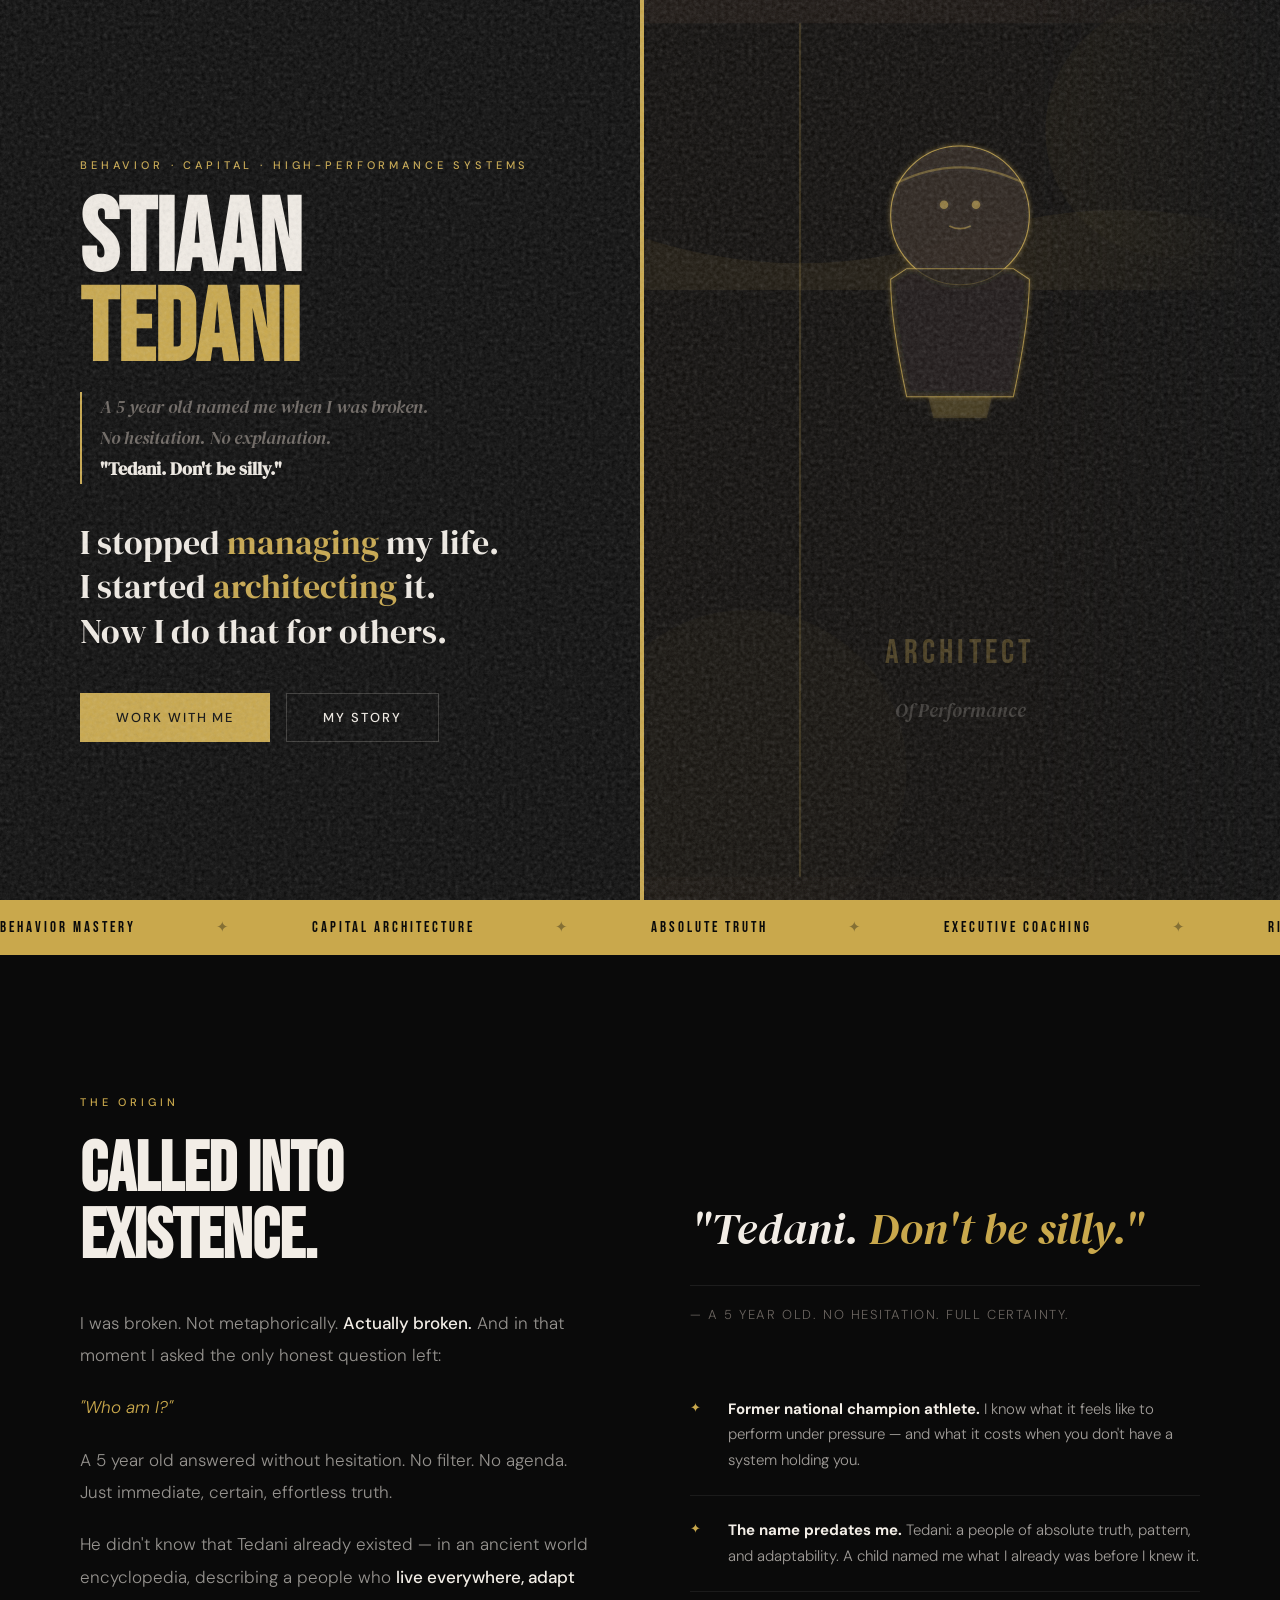
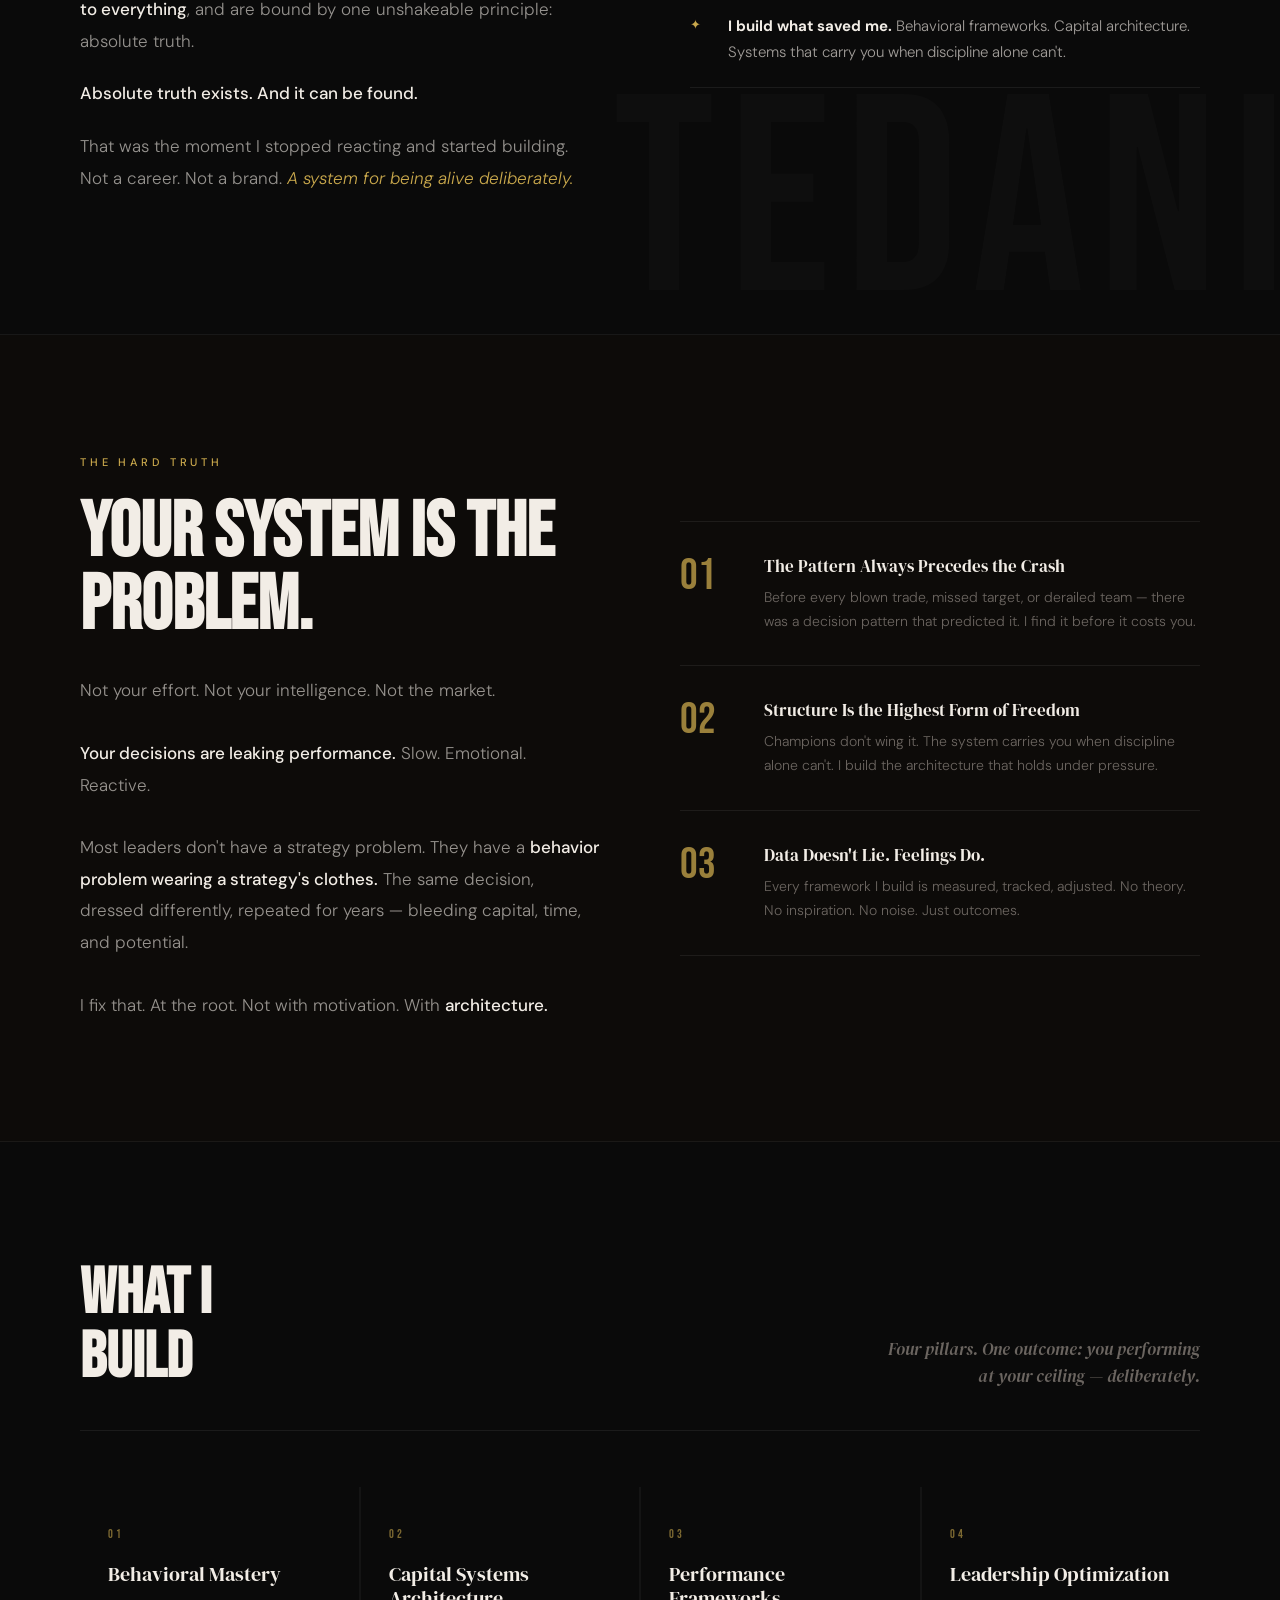
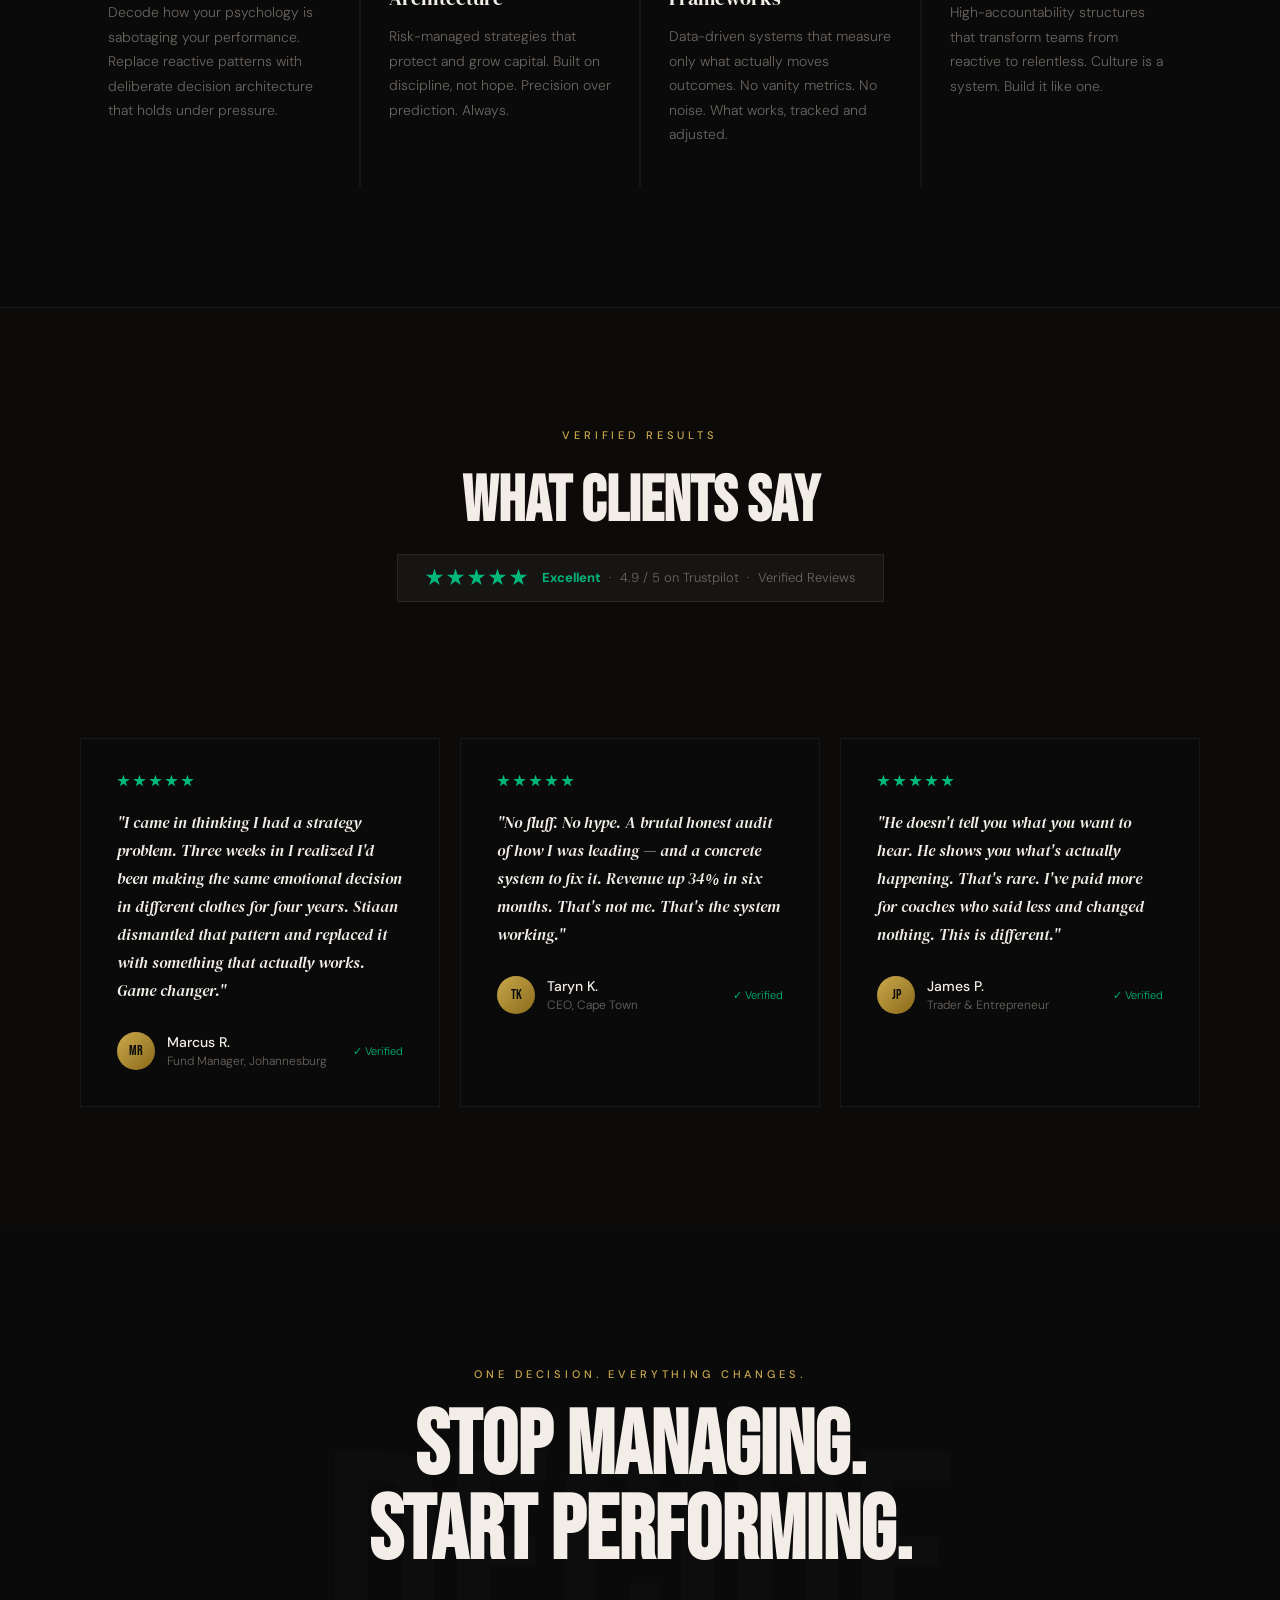
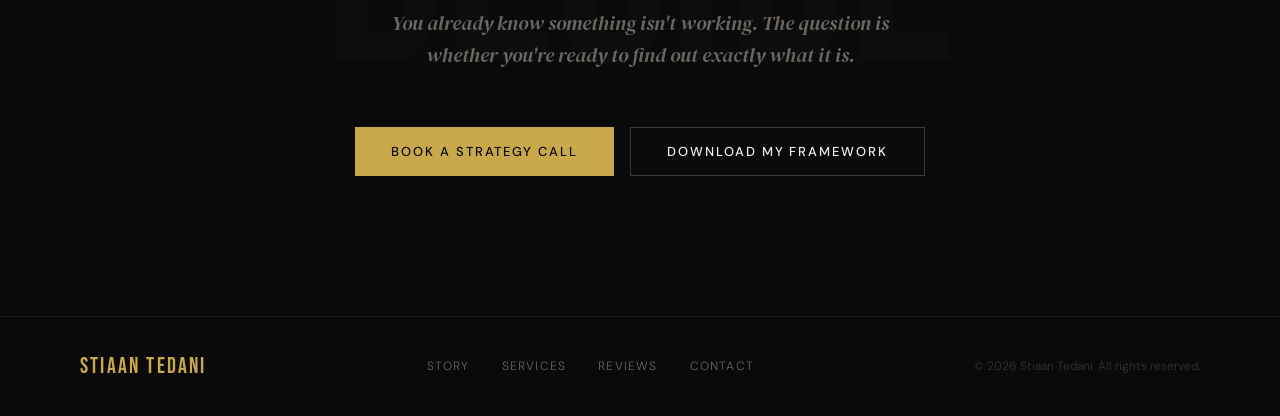
<file: Index.html>
<!DOCTYPE html>
<html lang="en">
<head>
<meta charset="UTF-8">
<meta name="viewport" content="width=device-width, initial-scale=1.0">
<title>Stiaan Tedani — Architect of Behavior & Capital</title>
<link href="https://fonts.googleapis.com/css2?family=Bebas+Neue&family=DM+Serif+Display:ital@0;1&family=DM+Sans:wght@300;400;500&display=swap" rel="stylesheet">
<style>
  *, *::before, *::after { margin: 0; padding: 0; box-sizing: border-box; }

  :root {
    --black: #0a0a0a;
    --off-white: #f2ede6;
    --gold: #c9a84c;
    --gold-light: #e8c97a;
    --dark-brown: #1a1410;
    --mid: #6b6560;
  }

  html { scroll-behavior: smooth; }

  body {
    background: var(--black);
    color: var(--off-white);
    font-family: 'DM Sans', sans-serif;
    font-weight: 300;
    overflow-x: hidden;
  }

  body::before {
    content: '';
    position: fixed;
    inset: 0;
    background-image: url("data:image/svg+xml,%3Csvg viewBox='0 0 256 256' xmlns='http://www.w3.org/2000/svg'%3E%3Cfilter id='noise'%3E%3CfeTurbulence type='fractalNoise' baseFrequency='0.9' numOctaves='4' seed='2'/%3E%3CfeColorMatrix type='saturate' values='0'/%3E%3C/filter%3E%3Crect width='256' height='256' filter='url(%23noise)' opacity='0.5'/%3E%3C/svg%3E");
    pointer-events: none;
    z-index: 999;
    opacity: 0.4;
  }

  /* HERO */
  .hero {
    min-height: 100vh;
    display: grid;
    grid-template-columns: 1fr 1fr;
    position: relative;
    overflow: hidden;
  }

  .hero-left {
    display: flex;
    flex-direction: column;
    justify-content: center;
    padding: 80px 60px 80px 80px;
    position: relative;
    z-index: 2;
  }

  .hero-right {
    position: relative;
    overflow: hidden;
    background: linear-gradient(135deg, #1a1410 0%, #0d0b09 100%);
  }

  .hero-right img {
    width: 100%; height: 100%;
    object-fit: cover;
    object-position: center top;
    filter: grayscale(15%) contrast(1.08);
    display: block;
  }

  .hero-right::before {
    content: '';
    position: absolute;
    left: 0; top: 0;
    width: 4px; height: 100%;
    background: var(--gold);
    z-index: 3;
  }

  .hero-right::after {
    content: '';
    position: absolute;
    right: 0; top: 0;
    width: 40%; height: 100%;
    background: linear-gradient(to left, var(--black), transparent);
    z-index: 2;
  }

  .eyebrow {
    font-size: 11px;
    font-weight: 500;
    letter-spacing: 0.35em;
    text-transform: uppercase;
    color: var(--gold);
    margin-bottom: 24px;
    animation: fadeUp 0.8s ease both;
  }

  .hero-name {
    font-family: 'Bebas Neue', sans-serif;
    font-size: clamp(72px, 8vw, 120px);
    line-height: 0.88;
    color: var(--off-white);
    animation: fadeUp 0.8s 0.1s ease both;
    margin-bottom: 16px;
  }

  .hero-name span { color: var(--gold); }

  .hero-origin {
    font-family: 'DM Serif Display', serif;
    font-style: italic;
    font-size: clamp(14px, 1.6vw, 18px);
    color: var(--mid);
    margin-bottom: 36px;
    animation: fadeUp 0.8s 0.15s ease both;
    line-height: 1.7;
    border-left: 2px solid var(--gold);
    padding-left: 18px;
    max-width: 420px;
  }

  .hero-origin strong {
    color: var(--off-white);
    font-style: normal;
  }

  .hero-punch {
    font-family: 'DM Serif Display', serif;
    font-size: clamp(22px, 2.8vw, 34px);
    line-height: 1.3;
    color: var(--off-white);
    margin-bottom: 40px;
    animation: fadeUp 0.8s 0.25s ease both;
    max-width: 500px;
  }

  .hero-punch em { color: var(--gold); font-style: normal; }

  .hero-cta {
    display: flex;
    gap: 16px;
    flex-wrap: wrap;
    animation: fadeUp 0.8s 0.35s ease both;
  }

  .btn-primary {
    background: var(--gold);
    color: var(--black);
    font-size: 13px;
    font-weight: 500;
    letter-spacing: 0.15em;
    text-transform: uppercase;
    padding: 16px 36px;
    border: none;
    cursor: pointer;
    text-decoration: none;
    display: inline-block;
    transition: background 0.2s, transform 0.2s;
  }
  .btn-primary:hover { background: var(--gold-light); transform: translateY(-2px); }

  .btn-ghost {
    background: transparent;
    color: var(--off-white);
    font-size: 13px;
    font-weight: 500;
    letter-spacing: 0.15em;
    text-transform: uppercase;
    padding: 15px 36px;
    border: 1px solid rgba(242,237,230,0.2);
    cursor: pointer;
    text-decoration: none;
    display: inline-block;
    transition: border-color 0.2s, color 0.2s;
  }
  .btn-ghost:hover { border-color: var(--gold); color: var(--gold); }

  /* TICKER */
  .strip {
    background: var(--gold);
    padding: 18px 0;
    overflow: hidden;
  }

  .strip-inner {
    display: flex;
    gap: 80px;
    animation: ticker 24s linear infinite;
    white-space: nowrap;
  }

  .strip span {
    font-family: 'Bebas Neue', sans-serif;
    font-size: 15px;
    letter-spacing: 0.2em;
    color: var(--black);
  }

  .strip-dot { opacity: 0.35; }

  @keyframes ticker {
    0% { transform: translateX(0); }
    100% { transform: translateX(-50%); }
  }

  /* ORIGIN SECTION */
  .origin-section {
    padding: 140px 80px;
    display: grid;
    grid-template-columns: 1fr 1fr;
    gap: 100px;
    align-items: center;
    border-bottom: 1px solid rgba(255,255,255,0.06);
    position: relative;
    overflow: hidden;
  }

  .origin-section::before {
    content: 'TEDANI';
    position: absolute;
    font-family: 'Bebas Neue', sans-serif;
    font-size: 280px;
    color: rgba(255,255,255,0.016);
    bottom: -40px;
    right: -20px;
    pointer-events: none;
    letter-spacing: 0.05em;
  }

  .section-label {
    font-size: 11px;
    letter-spacing: 0.35em;
    text-transform: uppercase;
    color: var(--gold);
    margin-bottom: 28px;
    font-weight: 500;
  }

  .origin-headline {
    font-family: 'Bebas Neue', sans-serif;
    font-size: clamp(48px, 5.5vw, 80px);
    line-height: 0.95;
    color: var(--off-white);
    margin-bottom: 36px;
  }

  .origin-body {
    font-size: 17px;
    line-height: 1.9;
    color: rgba(242,237,230,0.6);
  }

  .origin-body p { margin-bottom: 20px; }
  .origin-body p:last-child { margin-bottom: 0; }
  .origin-body strong { color: var(--off-white); font-weight: 500; }
  .origin-body em { color: var(--gold); font-style: italic; }

  .origin-right { display: flex; flex-direction: column; }

  .origin-quote {
    font-family: 'DM Serif Display', serif;
    font-style: italic;
    font-size: clamp(28px, 3.5vw, 48px);
    line-height: 1.25;
    color: var(--off-white);
    margin-bottom: 20px;
    padding-bottom: 28px;
    border-bottom: 1px solid rgba(255,255,255,0.08);
  }

  .origin-quote span { color: var(--gold); }

  .origin-attribution {
    font-size: 13px;
    letter-spacing: 0.12em;
    text-transform: uppercase;
    color: var(--mid);
    margin-bottom: 52px;
  }

  .origin-fact {
    padding: 22px 0;
    border-bottom: 1px solid rgba(255,255,255,0.07);
    display: flex;
    gap: 18px;
    align-items: flex-start;
  }

  .fact-marker {
    color: var(--gold);
    font-size: 13px;
    padding-top: 2px;
    min-width: 20px;
  }

  .fact-text {
    font-size: 15px;
    line-height: 1.7;
    color: rgba(242,237,230,0.65);
  }

  .fact-text strong { color: var(--off-white); }

  /* TRUTH */
  .truth {
    padding: 120px 80px;
    background: #0d0b09;
    display: grid;
    grid-template-columns: 1fr 1fr;
    gap: 80px;
    align-items: center;
    border-bottom: 1px solid rgba(255,255,255,0.06);
  }

  .truth-headline {
    font-family: 'Bebas Neue', sans-serif;
    font-size: clamp(52px, 6vw, 88px);
    line-height: 0.95;
    color: var(--off-white);
    margin-bottom: 32px;
  }

  .truth-body {
    font-size: 17px;
    line-height: 1.85;
    color: rgba(242,237,230,0.6);
  }

  .truth-body strong { color: var(--off-white); font-weight: 500; }

  .truth-right { display: flex; flex-direction: column; }

  .truth-stat {
    padding: 32px 0;
    border-bottom: 1px solid rgba(255,255,255,0.07);
    display: flex;
    gap: 24px;
    align-items: flex-start;
  }

  .truth-stat:first-child { border-top: 1px solid rgba(255,255,255,0.07); }

  .stat-num {
    font-family: 'Bebas Neue', sans-serif;
    font-size: 44px;
    color: var(--gold);
    line-height: 1;
    min-width: 60px;
    opacity: 0.75;
  }

  .stat-title {
    font-family: 'DM Serif Display', serif;
    font-size: 17px;
    color: var(--off-white);
    margin-bottom: 8px;
  }

  .stat-desc {
    font-size: 14px;
    color: var(--mid);
    line-height: 1.7;
  }

  /* EXPERTISE */
  .expertise {
    padding: 120px 80px;
    background: var(--black);
  }

  .expertise-header {
    display: flex;
    justify-content: space-between;
    align-items: flex-end;
    margin-bottom: 56px;
    border-bottom: 1px solid rgba(255,255,255,0.07);
    padding-bottom: 40px;
  }

  .expertise-title {
    font-family: 'Bebas Neue', sans-serif;
    font-size: clamp(44px, 5vw, 72px);
    line-height: 1;
    color: var(--off-white);
  }

  .expertise-intro {
    font-family: 'DM Serif Display', serif;
    font-style: italic;
    font-size: 17px;
    color: var(--mid);
    max-width: 320px;
    text-align: right;
    line-height: 1.6;
  }

  .expertise-grid {
    display: grid;
    grid-template-columns: repeat(4, 1fr);
    gap: 2px;
    background: rgba(255,255,255,0.04);
  }

  .expertise-card {
    background: var(--black);
    padding: 40px 28px;
    position: relative;
    overflow: hidden;
    transition: background 0.3s;
  }

  .expertise-card::before {
    content: '';
    position: absolute;
    bottom: 0; left: 0;
    width: 100%; height: 3px;
    background: var(--gold);
    transform: scaleX(0);
    transform-origin: left;
    transition: transform 0.4s ease;
  }

  .expertise-card:hover::before { transform: scaleX(1); }
  .expertise-card:hover { background: #0e0c0a; }

  .card-num {
    font-family: 'Bebas Neue', sans-serif;
    font-size: 12px;
    letter-spacing: 0.25em;
    color: var(--gold);
    margin-bottom: 20px;
    opacity: 0.6;
  }

  .card-title {
    font-family: 'DM Serif Display', serif;
    font-size: 20px;
    color: var(--off-white);
    margin-bottom: 14px;
    line-height: 1.2;
  }

  .card-desc {
    font-size: 14px;
    color: var(--mid);
    line-height: 1.75;
  }

  /* REVIEWS */
  .reviews {
    padding: 120px 80px;
    background: #0d0b09;
    border-top: 1px solid rgba(255,255,255,0.06);
  }

  .reviews-header { text-align: center; margin-bottom: 20px; }

  .reviews-title {
    font-family: 'Bebas Neue', sans-serif;
    font-size: clamp(44px, 5vw, 72px);
    color: var(--off-white);
    line-height: 1;
    margin-bottom: 20px;
  }

  .trustpilot-badge {
    display: inline-flex;
    align-items: center;
    gap: 14px;
    background: rgba(255,255,255,0.04);
    border: 1px solid rgba(255,255,255,0.08);
    padding: 14px 28px;
    margin-bottom: 72px;
  }

  .tp-stars { display: flex; gap: 3px; }

  .tp-star {
    width: 18px; height: 18px;
    background: #00b67a;
    clip-path: polygon(50% 0%, 61% 35%, 98% 35%, 68% 57%, 79% 91%, 50% 70%, 21% 91%, 32% 57%, 2% 35%, 39% 35%);
  }

  .tp-text { font-size: 13px; color: var(--mid); }
  .tp-text strong { color: #00b67a; }

  .reviews-grid {
    display: grid;
    grid-template-columns: repeat(3, 1fr);
    gap: 20px;
  }

  .review-card {
    background: var(--black);
    padding: 36px;
    border: 1px solid rgba(255,255,255,0.06);
    transition: border-color 0.3s;
  }

  .review-card:hover { border-color: rgba(201,168,76,0.3); }

  .review-stars { display: flex; gap: 3px; margin-bottom: 20px; }

  .r-star {
    width: 13px; height: 13px;
    background: #00b67a;
    clip-path: polygon(50% 0%, 61% 35%, 98% 35%, 68% 57%, 79% 91%, 50% 70%, 21% 91%, 32% 57%, 2% 35%, 39% 35%);
  }

  .review-text {
    font-family: 'DM Serif Display', serif;
    font-style: italic;
    font-size: 16px;
    line-height: 1.75;
    color: var(--off-white);
    margin-bottom: 28px;
  }

  .review-author { display: flex; align-items: center; gap: 12px; }

  .review-avatar {
    width: 38px; height: 38px;
    border-radius: 50%;
    background: linear-gradient(135deg, var(--gold), #8a6a1a);
    display: flex;
    align-items: center;
    justify-content: center;
    font-family: 'Bebas Neue', sans-serif;
    font-size: 14px;
    color: var(--black);
    flex-shrink: 0;
  }

  .review-name { font-size: 14px; font-weight: 500; color: var(--off-white); }
  .review-role { font-size: 12px; color: var(--mid); margin-top: 2px; }
  .review-verified { margin-left: auto; font-size: 11px; color: #00b67a; }

  /* CTA */
  .cta-section {
    padding: 140px 80px;
    background: var(--black);
    text-align: center;
    position: relative;
    overflow: hidden;
  }

  .cta-section::before {
    content: 'DECIDE';
    position: absolute;
    font-family: 'Bebas Neue', sans-serif;
    font-size: 300px;
    color: rgba(255,255,255,0.013);
    top: 50%;
    left: 50%;
    transform: translate(-50%, -50%);
    white-space: nowrap;
    pointer-events: none;
  }

  .cta-label {
    font-size: 11px;
    letter-spacing: 0.35em;
    text-transform: uppercase;
    color: var(--gold);
    margin-bottom: 24px;
    font-weight: 500;
  }

  .cta-headline {
    font-family: 'Bebas Neue', sans-serif;
    font-size: clamp(52px, 7vw, 100px);
    line-height: 0.95;
    color: var(--off-white);
    margin-bottom: 32px;
  }

  .cta-sub {
    font-family: 'DM Serif Display', serif;
    font-style: italic;
    font-size: 20px;
    color: var(--mid);
    margin: 0 auto 56px;
    max-width: 500px;
    line-height: 1.6;
  }

  .cta-buttons {
    display: flex;
    gap: 16px;
    justify-content: center;
    flex-wrap: wrap;
    position: relative;
    z-index: 2;
  }

  /* FOOTER */
  footer {
    padding: 36px 80px;
    border-top: 1px solid rgba(255,255,255,0.07);
    display: flex;
    justify-content: space-between;
    align-items: center;
  }

  .footer-name {
    font-family: 'Bebas Neue', sans-serif;
    font-size: 22px;
    letter-spacing: 0.1em;
    color: var(--gold);
  }

  .footer-links { display: flex; gap: 32px; }

  .footer-links a {
    font-size: 12px;
    letter-spacing: 0.1em;
    text-transform: uppercase;
    color: var(--mid);
    text-decoration: none;
    transition: color 0.2s;
  }
  .footer-links a:hover { color: var(--gold); }

  .footer-copy { font-size: 12px; color: rgba(107,101,96,0.45); }

  @keyframes fadeUp {
    from { opacity: 0; transform: translateY(24px); }
    to   { opacity: 1; transform: translateY(0); }
  }

  @media (max-width: 960px) {
    .hero { grid-template-columns: 1fr; min-height: auto; }
    .hero-right { height: 60vw; }
    .hero-left { padding: 60px 32px; }
    .origin-section, .truth { grid-template-columns: 1fr; gap: 56px; }
    .expertise-grid { grid-template-columns: 1fr 1fr; }
    .reviews-grid { grid-template-columns: 1fr; }
    .origin-section, .truth, .expertise, .reviews, .cta-section, footer { padding-left: 32px; padding-right: 32px; }
    .expertise-header { flex-direction: column; align-items: flex-start; gap: 16px; }
    .expertise-intro { text-align: left; max-width: 100%; }
  }

  @media (max-width: 600px) {
    .expertise-grid { grid-template-columns: 1fr; }
    footer { flex-direction: column; gap: 20px; text-align: center; }
    .footer-links { flex-wrap: wrap; justify-content: center; }
  }
</style>
</head>
<body>

<!-- HERO -->
<section class="hero">
  <div class="hero-left">
    <p class="eyebrow">Behavior · Capital · High-Performance Systems</p>
    <h1 class="hero-name">STIAAN<br><span>TEDANI</span></h1>
    <p class="hero-origin">
      A 5 year old named me when I was broken.<br>
      No hesitation. No explanation.<br>
      <strong>"Tedani. Don't be silly."</strong>
    </p>
    <p class="hero-punch">
      I stopped <em>managing</em> my life.<br>
      I started <em>architecting</em> it.<br>
      Now I do that for others.
    </p>
    <div class="hero-cta">
      <a href="#cta" class="btn-primary">Work With Me</a>
      <a href="#origin" class="btn-ghost">My Story</a>
    </div>
  </div>
  <div class="hero-right">
    <svg viewBox="0 0 600 800" xmlns="http://www.w3.org/2000/svg" style="width:100%;height:100%;display:block;">
      <defs>
        <linearGradient id="heroGrad" x1="0%" y1="0%" x2="100%" y2="100%">
          <stop offset="0%" style="stop-color:#c9a84c;stop-opacity:0.15" />
          <stop offset="100%" style="stop-color:#1a1410;stop-opacity:0.4" />
        </linearGradient>
        <filter id="heroGlow">
          <feGaussianBlur stdDeviation="2" result="coloredBlur"/>
          <feMerge>
            <feMergeNode in="coloredBlur"/>
            <feMergeNode in="SourceGraphic"/>
          </feMerge>
        </filter>
      </defs>
      <!-- Background -->
      <rect width="600" height="800" fill="#0d0b09"/>
      
      <!-- Accent shapes -->
      <circle cx="500" cy="100" r="120" fill="url(#heroGrad)" opacity="0.3"/>
      <circle cx="100" cy="700" r="150" fill="url(#heroGrad)" opacity="0.2"/>
      <path d="M 0 200 Q 150 250 300 200 T 600 200 L 600 250 L 0 250 Z" fill="#c9a84c" opacity="0.08"/>
      
      <!-- Professional silhouette -->
      <g filter="url(#heroGlow)">
        <!-- Head -->
        <circle cx="300" cy="180" r="65" fill="#2a2420" stroke="#c9a84c" stroke-width="1" opacity="0.8"/>
        
        <!-- Shoulders & torso -->
        <path d="M 235 240 Q 235 280 250 350 L 350 350 Q 365 280 365 240 Q 365 240 350 230 L 250 230 Z" fill="#1f1b17" stroke="#c9a84c" stroke-width="1" opacity="0.7"/>
        
        <!-- Shirt/collar accent -->
        <path d="M 270 350 L 330 350 L 325 370 L 275 370 Z" fill="#c9a84c" opacity="0.15"/>
        
        <!-- Hair/head definition -->
        <path d="M 240 150 Q 300 120 360 150" stroke="#c9a84c" stroke-width="2" fill="none" opacity="0.4"/>
        
        <!-- Facial features (minimal, professional) -->
        <circle cx="285" cy="170" r="4" fill="#c9a84c" opacity="0.6"/>
        <circle cx="315" cy="170" r="4" fill="#c9a84c" opacity="0.6"/>
        <path d="M 290 190 Q 300 195 310 190" stroke="#c9a84c" stroke-width="1.5" fill="none" opacity="0.5"/>
      </g>
      
      <!-- Gold accent line -->
      <line x1="150" y1="0" x2="150" y2="800" stroke="#c9a84c" stroke-width="2" opacity="0.2"/>
      
      <!-- Text overlay - confidence builder -->
      <text x="300" y="600" font-family="Bebas Neue, sans-serif" font-size="32" fill="#c9a84c" text-anchor="middle" opacity="0.3" letter-spacing="4">ARCHITECT</text>
      <text x="300" y="650" font-family="DM Serif Display, serif" font-size="18" fill="#f2ede6" text-anchor="middle" opacity="0.2" font-style="italic">Of Performance</text>
    </svg>
  </div>
</section>

<!-- TICKER -->
<div class="strip">
  <div class="strip-inner">
    <span>Behavior Mastery</span><span class="strip-dot"> ✦ </span>
    <span>Capital Architecture</span><span class="strip-dot"> ✦ </span>
    <span>Absolute Truth</span><span class="strip-dot"> ✦ </span>
    <span>Executive Coaching</span><span class="strip-dot"> ✦ </span>
    <span>Risk-Managed Strategy</span><span class="strip-dot"> ✦ </span>
    <span>Pattern Recognition</span><span class="strip-dot"> ✦ </span>
    <span>High-Performance Systems</span><span class="strip-dot"> ✦ </span>
    <span>Structure Before Scale</span><span class="strip-dot"> ✦ </span>
    <span>Behavior Mastery</span><span class="strip-dot"> ✦ </span>
    <span>Capital Architecture</span><span class="strip-dot"> ✦ </span>
    <span>Absolute Truth</span><span class="strip-dot"> ✦ </span>
    <span>Executive Coaching</span><span class="strip-dot"> ✦ </span>
    <span>Risk-Managed Strategy</span><span class="strip-dot"> ✦ </span>
    <span>Pattern Recognition</span><span class="strip-dot"> ✦ </span>
    <span>High-Performance Systems</span><span class="strip-dot"> ✦ </span>
    <span>Structure Before Scale</span><span class="strip-dot"> ✦ </span>
  </div>
</div>

<!-- ORIGIN -->
<section class="origin-section" id="origin">
  <div>
    <p class="section-label">The Origin</p>
    <h2 class="origin-headline">CALLED INTO<br>EXISTENCE.</h2>
    <div class="origin-body">
      <p>I was broken. Not metaphorically. <strong>Actually broken.</strong> And in that moment I asked the only honest question left:</p>
      <p><em>"Who am I?"</em></p>
      <p>A 5 year old answered without hesitation. No filter. No agenda. Just immediate, certain, effortless truth.</p>
      <p>He didn't know that Tedani already existed — in an ancient world encyclopedia, describing a people who <strong>live everywhere, adapt to everything</strong>, and are bound by one unshakeable principle: absolute truth.</p>
      <p><strong>Absolute truth exists. And it can be found.</strong></p>
      <p>That was the moment I stopped reacting and started building. Not a career. Not a brand. <em>A system for being alive deliberately.</em></p>
    </div>
  </div>
  <div class="origin-right">
    <div class="origin-quote">
      "Tedani. <span>Don't be silly."</span>
    </div>
    <div class="origin-attribution">— A 5 year old. No hesitation. Full certainty.</div>
    <div>
      <div class="origin-fact">
        <div class="fact-marker">✦</div>
        <div class="fact-text"><strong>Former national champion athlete.</strong> I know what it feels like to perform under pressure — and what it costs when you don't have a system holding you.</div>
      </div>
      <div class="origin-fact">
        <div class="fact-marker">✦</div>
        <div class="fact-text"><strong>The name predates me.</strong> Tedani: a people of absolute truth, pattern, and adaptability. A child named me what I already was before I knew it.</div>
      </div>
      <div class="origin-fact">
        <div class="fact-marker">✦</div>
        <div class="fact-text"><strong>I build what saved me.</strong> Behavioral frameworks. Capital architecture. Systems that carry you when discipline alone can't.</div>
      </div>
    </div>
  </div>
</section>

<!-- TRUTH -->
<section class="truth" id="truth">
  <div>
    <p class="section-label">The Hard Truth</p>
    <h2 class="truth-headline">YOUR SYSTEM IS THE PROBLEM.</h2>
    <div class="truth-body">
      Not your effort. Not your intelligence. Not the market.<br><br>
      <strong>Your decisions are leaking performance.</strong> Slow. Emotional. Reactive.<br><br>
      Most leaders don't have a strategy problem. They have a <strong>behavior problem wearing a strategy's clothes.</strong> The same decision, dressed differently, repeated for years — bleeding capital, time, and potential.<br><br>
      I fix that. At the root. Not with motivation. With <strong>architecture.</strong>
    </div>
  </div>
  <div class="truth-right">
    <div class="truth-stat">
      <div class="stat-num">01</div>
      <div>
        <div class="stat-title">The Pattern Always Precedes the Crash</div>
        <div class="stat-desc">Before every blown trade, missed target, or derailed team — there was a decision pattern that predicted it. I find it before it costs you.</div>
      </div>
    </div>
    <div class="truth-stat">
      <div class="stat-num">02</div>
      <div>
        <div class="stat-title">Structure Is the Highest Form of Freedom</div>
        <div class="stat-desc">Champions don't wing it. The system carries you when discipline alone can't. I build the architecture that holds under pressure.</div>
      </div>
    </div>
    <div class="truth-stat">
      <div class="stat-num">03</div>
      <div>
        <div class="stat-title">Data Doesn't Lie. Feelings Do.</div>
        <div class="stat-desc">Every framework I build is measured, tracked, adjusted. No theory. No inspiration. No noise. Just outcomes.</div>
      </div>
    </div>
  </div>
</section>

<!-- EXPERTISE -->
<section class="expertise" id="expertise">
  <div class="expertise-header">
    <h2 class="expertise-title">WHAT I<br>BUILD</h2>
    <p class="expertise-intro">Four pillars. One outcome: you performing at your ceiling — deliberately.</p>
  </div>
  <div class="expertise-grid">
    <div class="expertise-card">
      <div class="card-num">01</div>
      <div class="card-title">Behavioral Mastery</div>
      <div class="card-desc">Decode how your psychology is sabotaging your performance. Replace reactive patterns with deliberate decision architecture that holds under pressure.</div>
    </div>
    <div class="expertise-card">
      <div class="card-num">02</div>
      <div class="card-title">Capital Systems Architecture</div>
      <div class="card-desc">Risk-managed strategies that protect and grow capital. Built on discipline, not hope. Precision over prediction. Always.</div>
    </div>
    <div class="expertise-card">
      <div class="card-num">03</div>
      <div class="card-title">Performance Frameworks</div>
      <div class="card-desc">Data-driven systems that measure only what actually moves outcomes. No vanity metrics. No noise. What works, tracked and adjusted.</div>
    </div>
    <div class="expertise-card">
      <div class="card-num">04</div>
      <div class="card-title">Leadership Optimization</div>
      <div class="card-desc">High-accountability structures that transform teams from reactive to relentless. Culture is a system. Build it like one.</div>
    </div>
  </div>
</section>

<!-- REVIEWS -->
<section class="reviews" id="reviews">
  <div class="reviews-header">
    <p class="section-label">Verified Results</p>
    <h2 class="reviews-title">WHAT CLIENTS SAY</h2>
  </div>
  <div style="text-align:center; margin-bottom:64px;">
    <div class="trustpilot-badge">
      <div class="tp-stars">
        <div class="tp-star"></div><div class="tp-star"></div><div class="tp-star"></div><div class="tp-star"></div><div class="tp-star"></div>
      </div>
      <div class="tp-text"><strong>Excellent</strong> &nbsp;·&nbsp; 4.9 / 5 on Trustpilot &nbsp;·&nbsp; Verified Reviews</div>
    </div>
  </div>
  <div class="reviews-grid">
    <div class="review-card">
      <div class="review-stars">
        <div class="r-star"></div><div class="r-star"></div><div class="r-star"></div><div class="r-star"></div><div class="r-star"></div>
      </div>
      <p class="review-text">"I came in thinking I had a strategy problem. Three weeks in I realized I'd been making the same emotional decision in different clothes for four years. Stiaan dismantled that pattern and replaced it with something that actually works. Game changer."</p>
      <div class="review-author">
        <div class="review-avatar">MR</div>
        <div>
          <div class="review-name">Marcus R.</div>
          <div class="review-role">Fund Manager, Johannesburg</div>
        </div>
        <div class="review-verified">✓ Verified</div>
      </div>
    </div>
    <div class="review-card">
      <div class="review-stars">
        <div class="r-star"></div><div class="r-star"></div><div class="r-star"></div><div class="r-star"></div><div class="r-star"></div>
      </div>
      <p class="review-text">"No fluff. No hype. A brutal honest audit of how I was leading — and a concrete system to fix it. Revenue up 34% in six months. That's not me. That's the system working."</p>
      <div class="review-author">
        <div class="review-avatar">TK</div>
        <div>
          <div class="review-name">Taryn K.</div>
          <div class="review-role">CEO, Cape Town</div>
        </div>
        <div class="review-verified">✓ Verified</div>
      </div>
    </div>
    <div class="review-card">
      <div class="review-stars">
        <div class="r-star"></div><div class="r-star"></div><div class="r-star"></div><div class="r-star"></div><div class="r-star"></div>
      </div>
      <p class="review-text">"He doesn't tell you what you want to hear. He shows you what's actually happening. That's rare. I've paid more for coaches who said less and changed nothing. This is different."</p>
      <div class="review-author">
        <div class="review-avatar">JP</div>
        <div>
          <div class="review-name">James P.</div>
          <div class="review-role">Trader &amp; Entrepreneur</div>
        </div>
        <div class="review-verified">✓ Verified</div>
      </div>
    </div>
  </div>
</section>

<!-- CTA -->
<section class="cta-section" id="cta">
  <p class="cta-label">One Decision. Everything Changes.</p>
  <h2 class="cta-headline">STOP MANAGING.<br>START PERFORMING.</h2>
  <p class="cta-sub">You already know something isn't working. The question is whether you're ready to find out exactly what it is.</p>
  <div class="cta-buttons">
    <a href="mailto:hello@stiaan.com" class="btn-primary">Book a Strategy Call</a>
    <a href="#" class="btn-ghost">Download My Framework</a>
  </div>
</section>

<!-- FOOTER -->
<footer>
  <div class="footer-name">STIAAN TEDANI</div>
  <div class="footer-links">
    <a href="#origin">Story</a>
    <a href="#expertise">Services</a>
    <a href="#reviews">Reviews</a>
    <a href="#cta">Contact</a>
  </div>
  <div class="footer-copy">© 2026 Stiaan Tedani. All rights reserved.</div>
</footer>

</body>
</html>
</file>
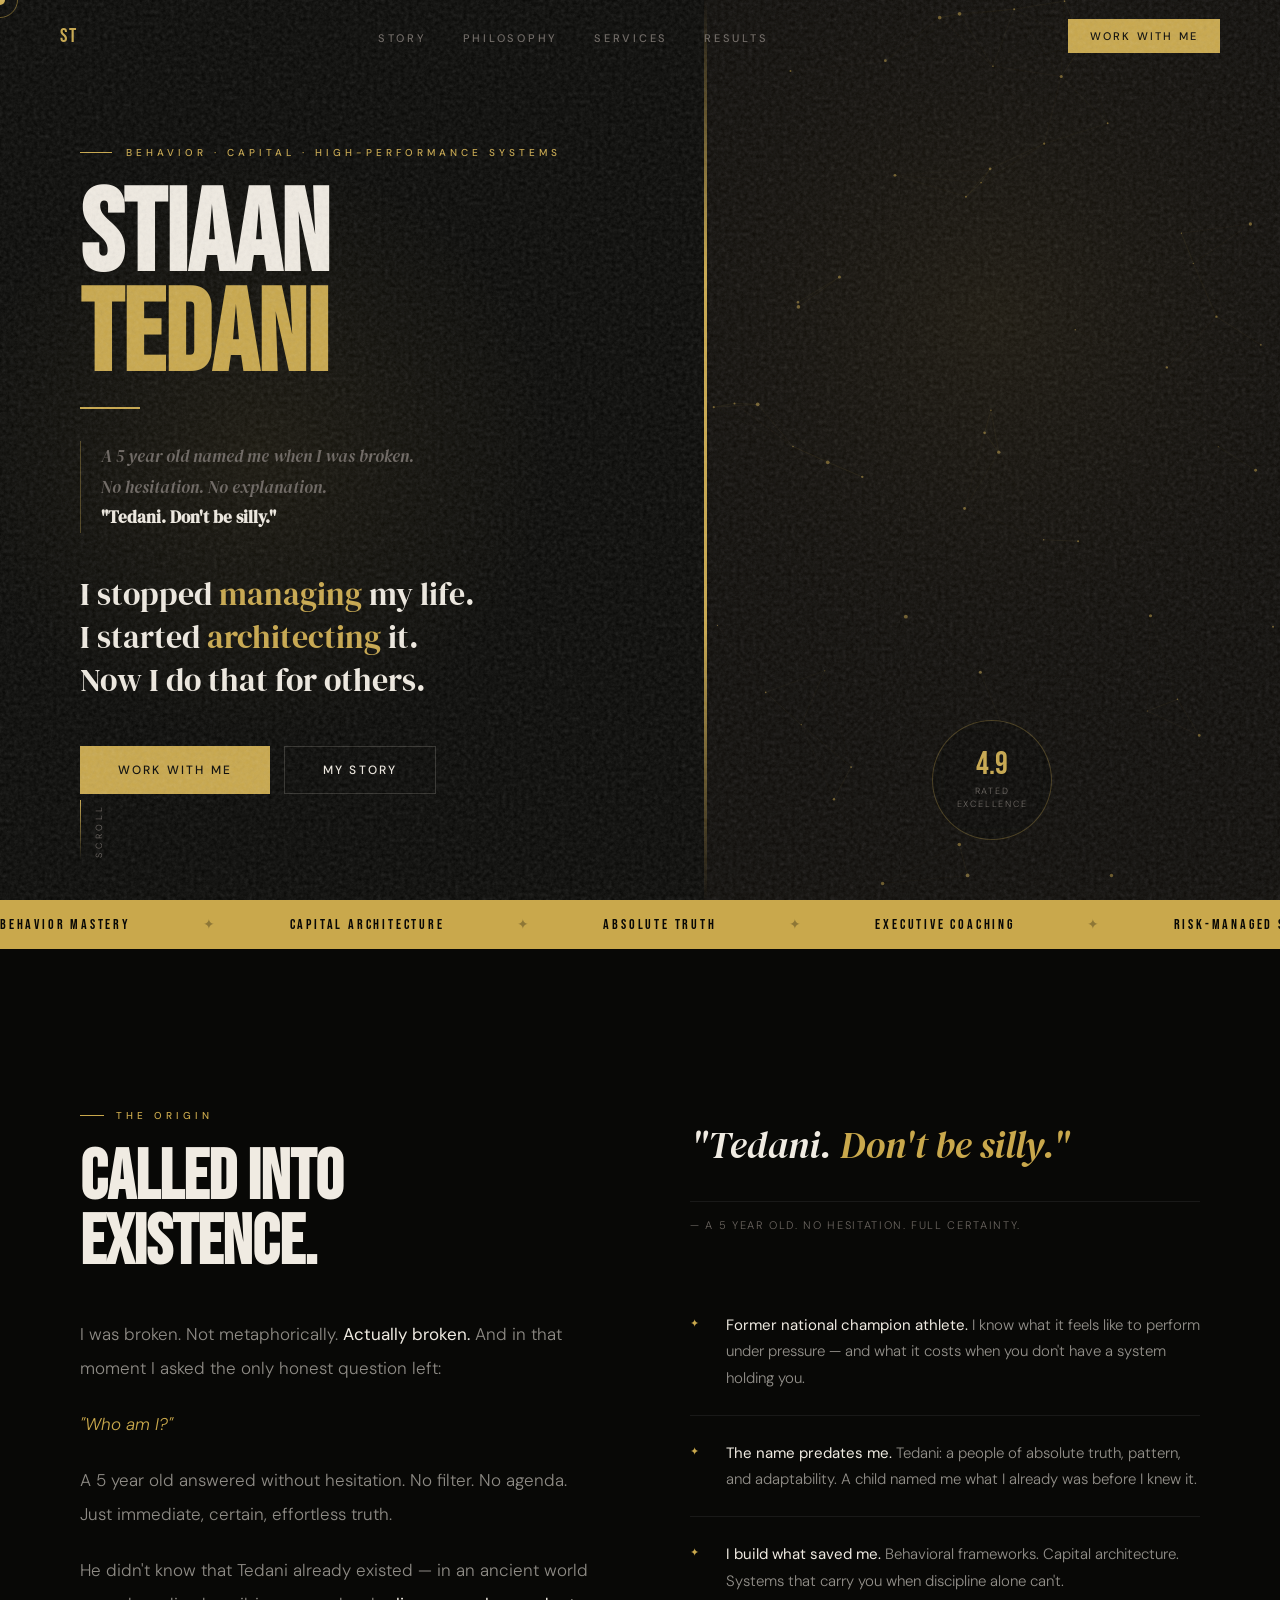
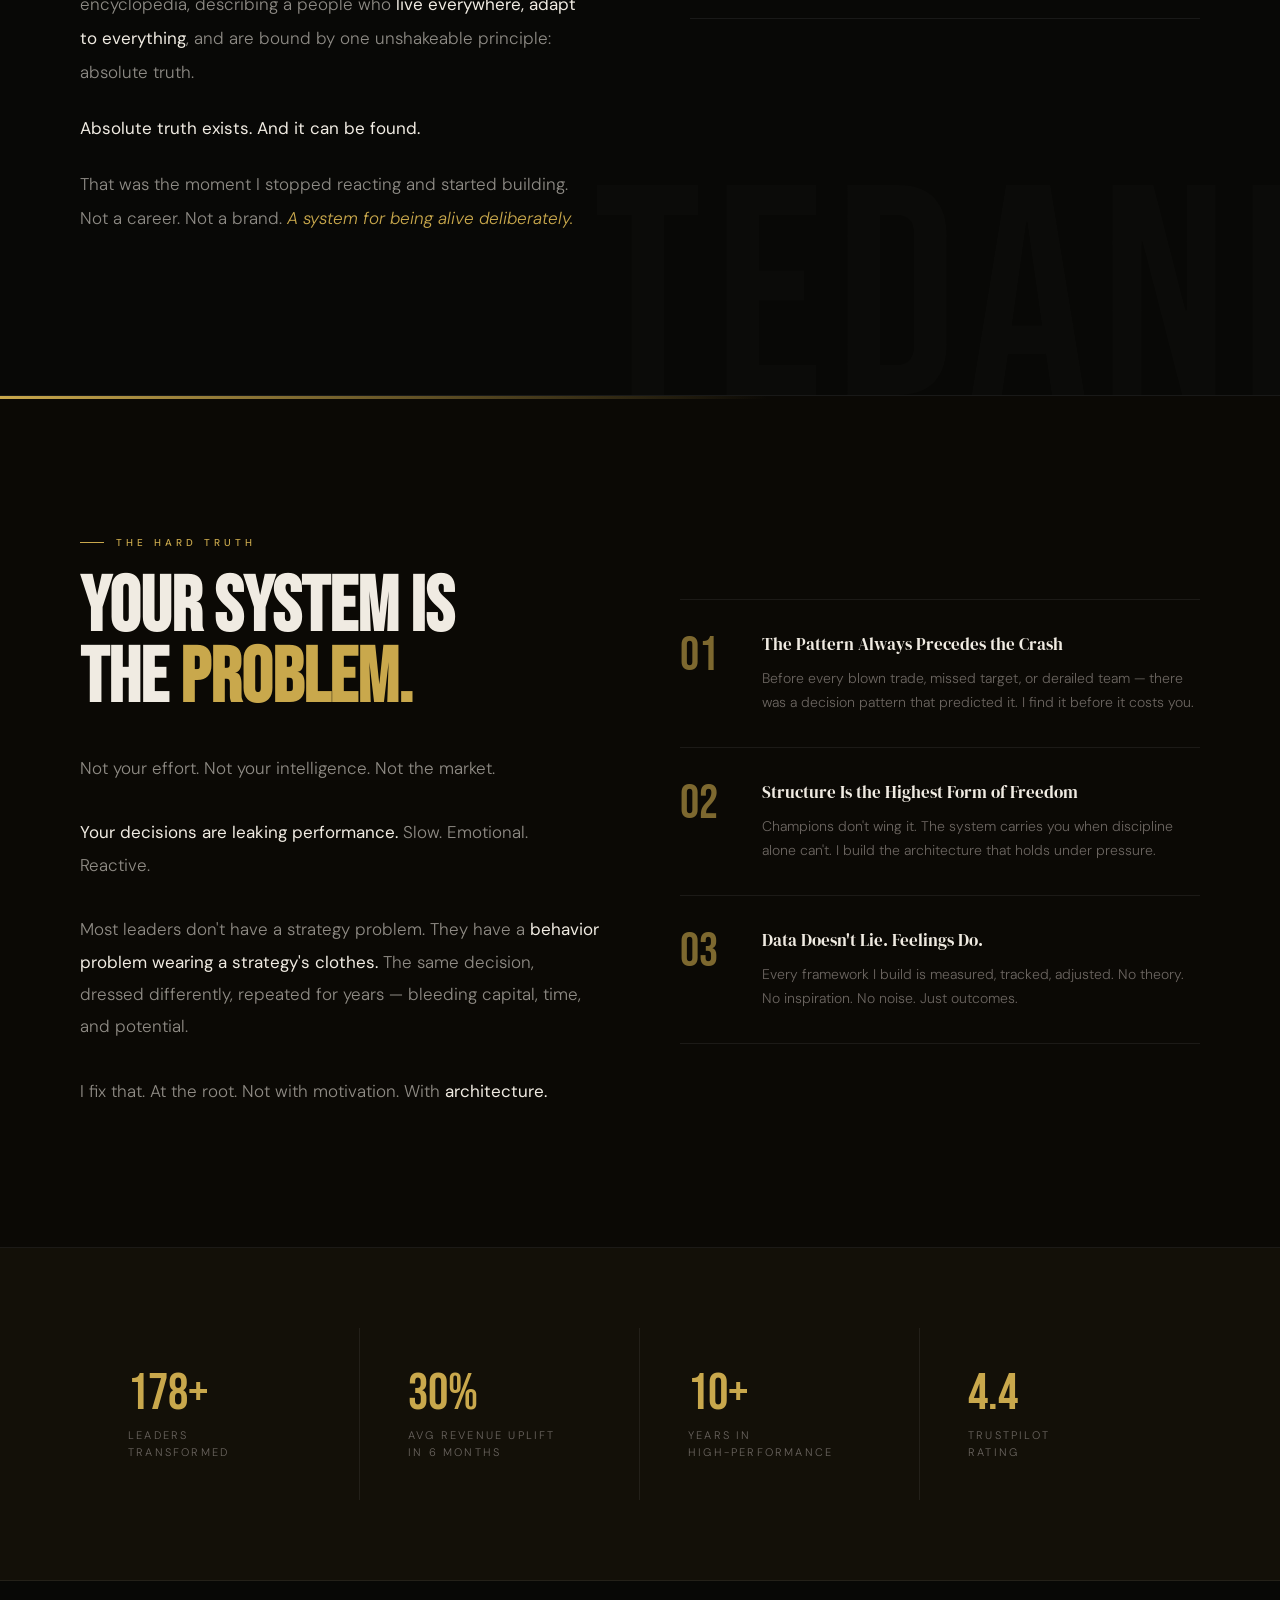
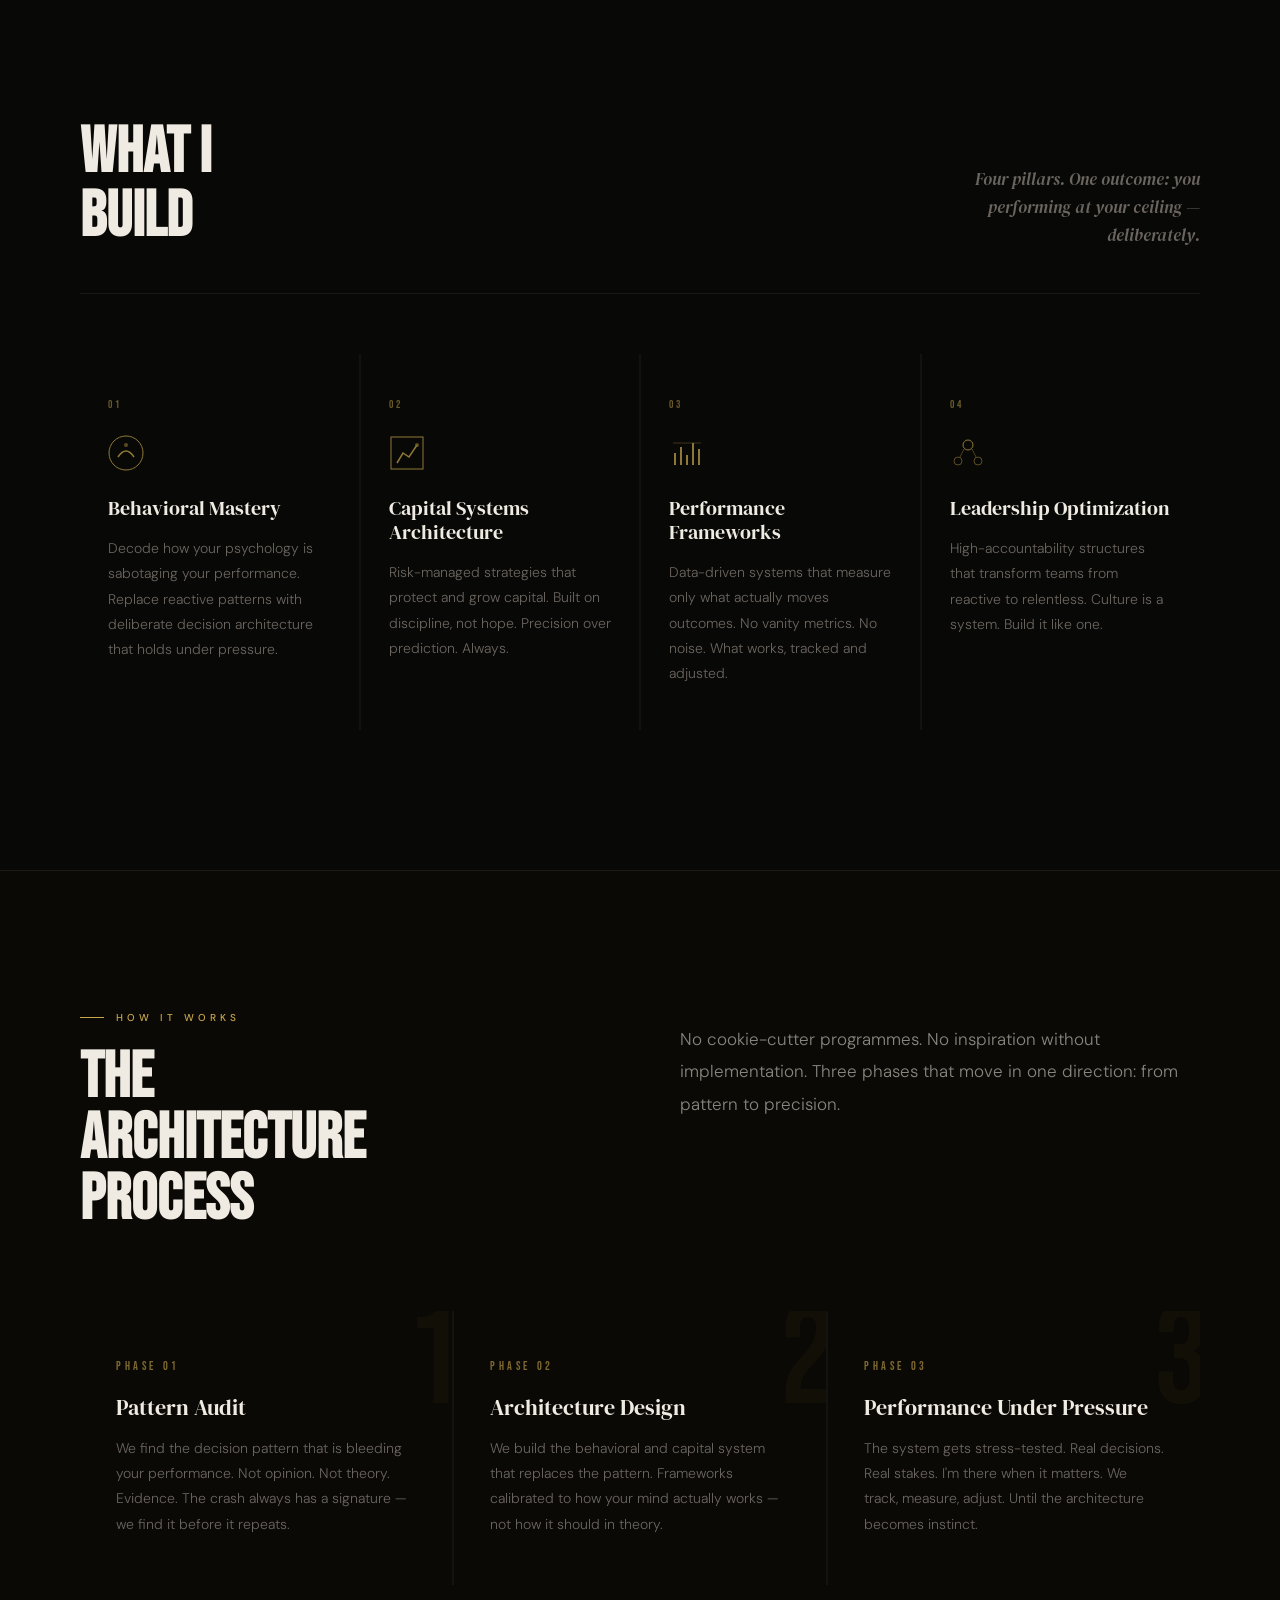
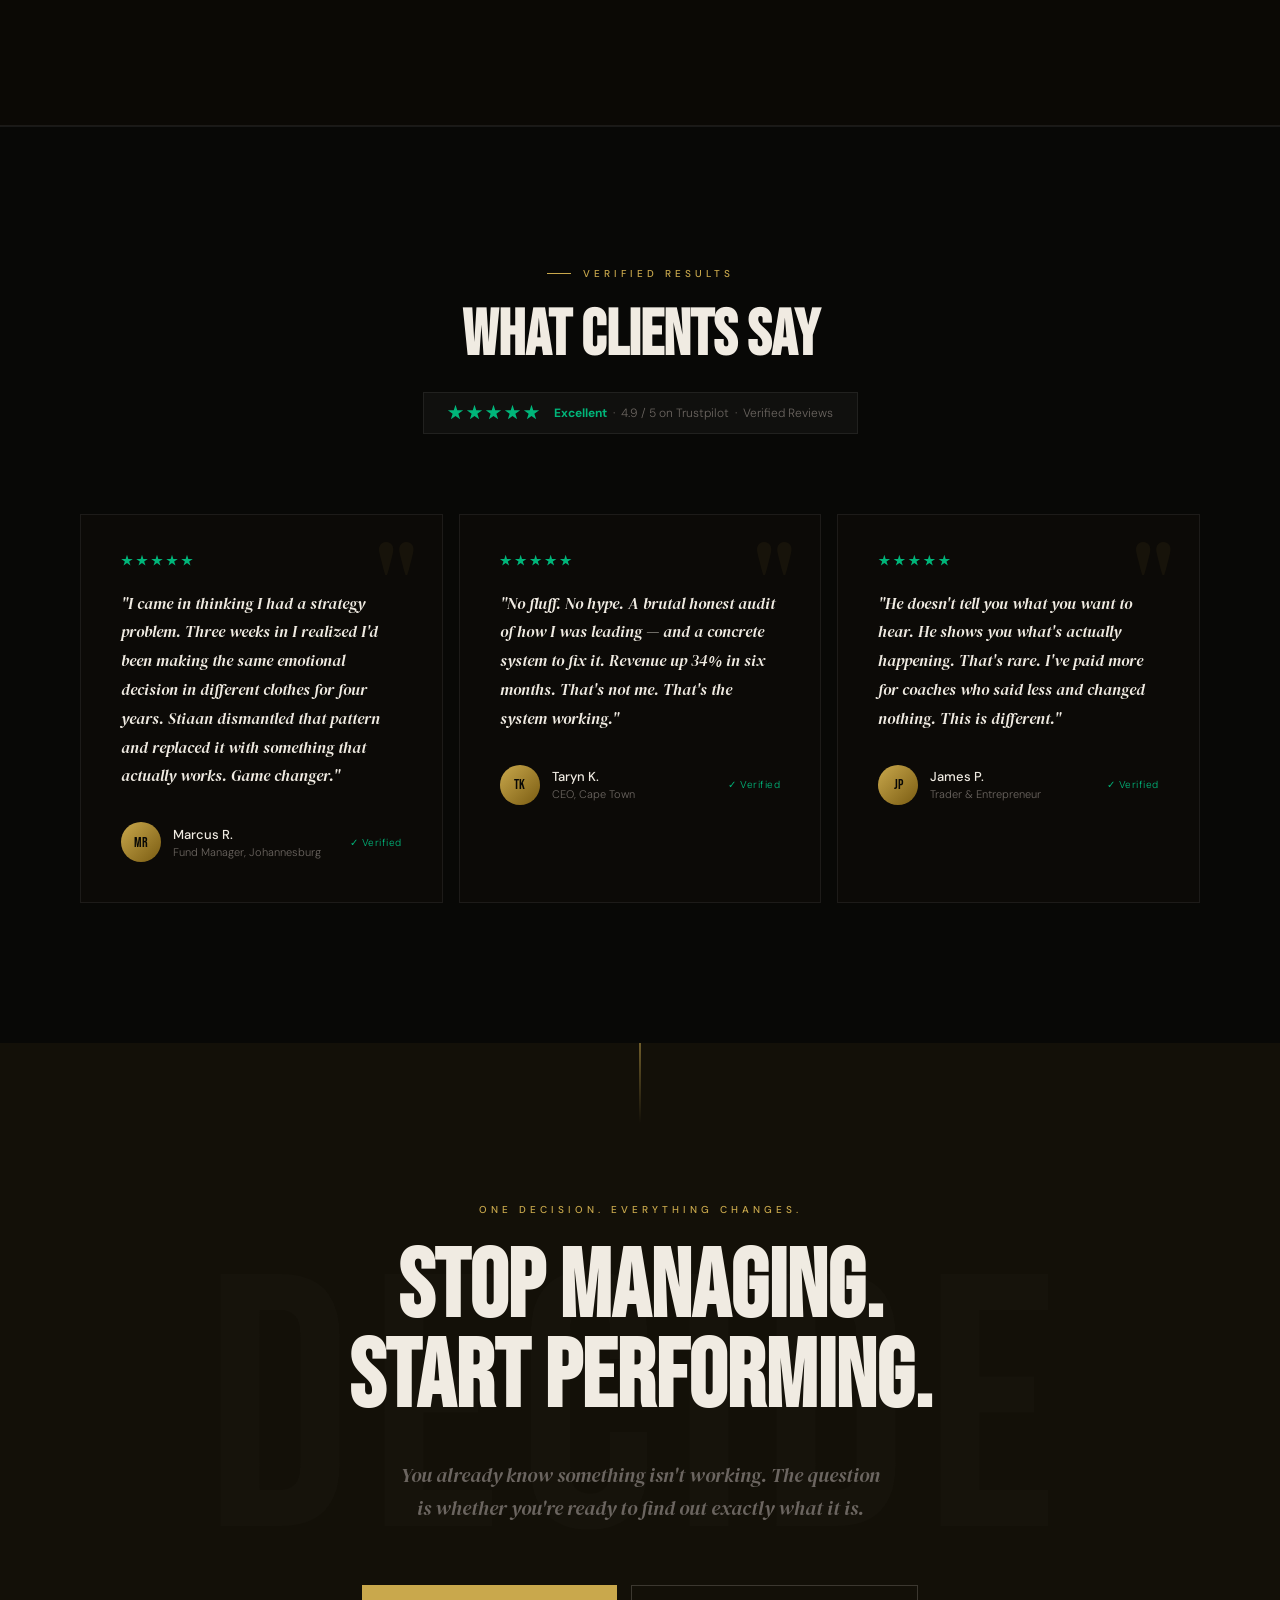
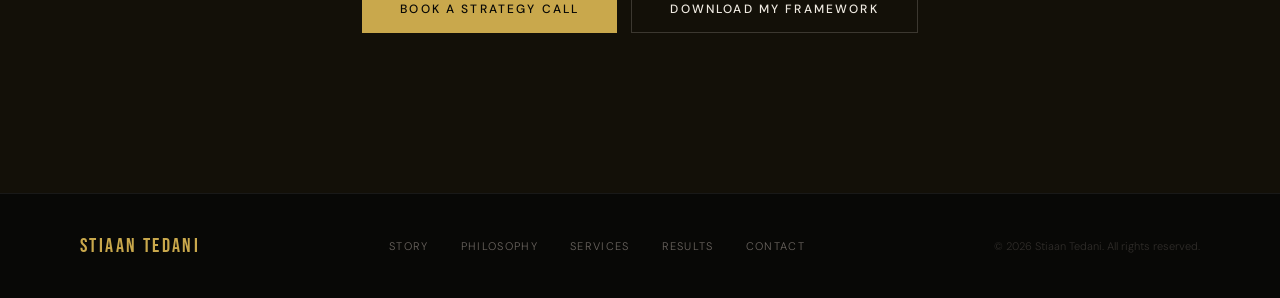
<file: index3.html>
<!DOCTYPE html>
<html lang="en">
<head>
<meta charset="UTF-8">
<meta name="viewport" content="width=device-width, initial-scale=1.0">
<title>Stiaan Tedani — Architect of Behavior & Capital</title>
<link href="https://fonts.googleapis.com/css2?family=Bebas+Neue&family=DM+Serif+Display:ital@0;1&family=DM+Sans:ital,wght@0,300;0,400;0,500;1,300&display=swap" rel="stylesheet">
<style>
*, *::before, *::after { margin: 0; padding: 0; box-sizing: border-box; }

:root {
  --black: #080806;
  --off-white: #f0ebe2;
  --gold: #c9a84c;
  --gold-light: #e8c97a;
  --gold-dim: rgba(201,168,76,0.12);
  --dark-brown: #131008;
  --mid: #6b6560;
  --mid-light: rgba(240,235,226,0.5);
  --border: rgba(255,255,255,0.07);
}

html { scroll-behavior: smooth; }

body {
  background: var(--black);
  color: var(--off-white);
  font-family: 'DM Sans', sans-serif;
  font-weight: 300;
  overflow-x: hidden;
  cursor: none;
}

/* CUSTOM CURSOR */
.cursor {
  position: fixed;
  top: 0; left: 0;
  width: 10px; height: 10px;
  background: var(--gold);
  border-radius: 50%;
  pointer-events: none;
  z-index: 10000;
  transform: translate(-50%, -50%);
  transition: width 0.2s, height 0.2s, background 0.2s, opacity 0.2s;
  mix-blend-mode: screen;
}

.cursor-ring {
  position: fixed;
  top: 0; left: 0;
  width: 36px; height: 36px;
  border: 1px solid rgba(201,168,76,0.5);
  border-radius: 50%;
  pointer-events: none;
  z-index: 9999;
  transform: translate(-50%, -50%);
  transition: width 0.35s ease, height 0.35s ease, border-color 0.35s, opacity 0.35s;
}

body:has(a:hover) .cursor-ring,
body:has(button:hover) .cursor-ring {
  width: 56px; height: 56px;
  border-color: var(--gold);
}

/* GRAIN OVERLAY */
body::before {
  content: '';
  position: fixed;
  inset: 0;
  background-image: url("data:image/svg+xml,%3Csvg viewBox='0 0 256 256' xmlns='http://www.w3.org/2000/svg'%3E%3Cfilter id='noise'%3E%3CfeTurbulence type='fractalNoise' baseFrequency='0.9' numOctaves='4' seed='2'/%3E%3CfeColorMatrix type='saturate' values='0'/%3E%3C/filter%3E%3Crect width='256' height='256' filter='url(%23noise)' opacity='0.5'/%3E%3C/svg%3E");
  pointer-events: none;
  z-index: 999;
  opacity: 0.3;
}

/* NAVIGATION */
nav {
  position: fixed;
  top: 0; left: 0; right: 0;
  z-index: 500;
  padding: 0 60px;
  height: 72px;
  display: flex;
  align-items: center;
  justify-content: space-between;
  transition: background 0.4s, border-bottom 0.4s, backdrop-filter 0.4s;
}

nav.scrolled {
  background: rgba(8,8,6,0.85);
  backdrop-filter: blur(16px);
  border-bottom: 1px solid var(--border);
}

.nav-logo {
  font-family: 'Bebas Neue', sans-serif;
  font-size: 20px;
  letter-spacing: 0.12em;
  color: var(--gold);
  text-decoration: none;
}

.nav-links {
  display: flex;
  gap: 36px;
  list-style: none;
}

.nav-links a {
  font-size: 11px;
  font-weight: 500;
  letter-spacing: 0.25em;
  text-transform: uppercase;
  color: var(--mid);
  text-decoration: none;
  transition: color 0.2s;
  position: relative;
}

.nav-links a::after {
  content: '';
  position: absolute;
  bottom: -3px; left: 0;
  width: 0; height: 1px;
  background: var(--gold);
  transition: width 0.3s;
}

.nav-links a:hover { color: var(--off-white); }
.nav-links a:hover::after { width: 100%; }

.nav-cta {
  font-size: 11px;
  font-weight: 500;
  letter-spacing: 0.2em;
  text-transform: uppercase;
  color: var(--black);
  background: var(--gold);
  padding: 10px 22px;
  text-decoration: none;
  transition: background 0.2s;
}

.nav-cta:hover { background: var(--gold-light); }

/* HERO */
.hero {
  min-height: 100vh;
  display: grid;
  grid-template-columns: 55% 45%;
  position: relative;
  overflow: hidden;
}

/* Ambient glow */
.hero::after {
  content: '';
  position: absolute;
  width: 600px; height: 600px;
  background: radial-gradient(circle, rgba(201,168,76,0.08) 0%, transparent 70%);
  top: 50%; left: 20%;
  transform: translate(-50%, -50%);
  pointer-events: none;
}

.hero-left {
  display: flex;
  flex-direction: column;
  justify-content: center;
  padding: 120px 60px 80px 80px;
  position: relative;
  z-index: 2;
}

.hero-right {
  position: relative;
  overflow: hidden;
  background: #0d0b08;
}

/* Canvas for particle lines */
#heroCanvas {
  position: absolute;
  inset: 0;
  width: 100%;
  height: 100%;
  z-index: 1;
}

.hero-right::before {
  content: '';
  position: absolute;
  left: 0; top: 0;
  width: 3px; height: 100%;
  background: linear-gradient(to bottom, transparent, var(--gold) 30%, var(--gold) 70%, transparent);
  z-index: 3;
}

/* Floating badge */
.hero-badge {
  position: absolute;
  bottom: 60px;
  left: 50%;
  transform: translateX(-50%);
  z-index: 4;
  text-align: center;
  animation: floatBadge 4s ease-in-out infinite;
}

.hero-badge-inner {
  width: 120px; height: 120px;
  border: 1px solid rgba(201,168,76,0.3);
  border-radius: 50%;
  display: flex;
  flex-direction: column;
  align-items: center;
  justify-content: center;
  background: rgba(8,8,6,0.6);
  backdrop-filter: blur(8px);
  gap: 4px;
}

.hero-badge-num {
  font-family: 'Bebas Neue', sans-serif;
  font-size: 32px;
  color: var(--gold);
  line-height: 1;
}

.hero-badge-label {
  font-size: 9px;
  letter-spacing: 0.2em;
  text-transform: uppercase;
  color: var(--mid);
  text-align: center;
  line-height: 1.4;
}

@keyframes floatBadge {
  0%, 100% { transform: translateX(-50%) translateY(0); }
  50% { transform: translateX(-50%) translateY(-8px); }
}

.eyebrow {
  font-size: 10px;
  font-weight: 500;
  letter-spacing: 0.4em;
  text-transform: uppercase;
  color: var(--gold);
  margin-bottom: 28px;
  display: flex;
  align-items: center;
  gap: 14px;
  opacity: 0;
  animation: fadeUp 0.9s 0.1s ease forwards;
}

.eyebrow::before {
  content: '';
  width: 32px; height: 1px;
  background: var(--gold);
  flex-shrink: 0;
}

.hero-name {
  font-family: 'Bebas Neue', sans-serif;
  font-size: clamp(76px, 9vw, 128px);
  line-height: 0.87;
  color: var(--off-white);
  margin-bottom: 20px;
  opacity: 0;
  animation: fadeUp 0.9s 0.2s ease forwards;
  position: relative;
}

.hero-name span {
  color: var(--gold);
  display: block;
}

/* Decorative rule after name */
.name-rule {
  width: 60px;
  height: 2px;
  background: var(--gold);
  margin-bottom: 32px;
  opacity: 0;
  animation: expandRule 0.8s 0.55s ease forwards;
}

@keyframes expandRule {
  from { width: 0; opacity: 0; }
  to   { width: 60px; opacity: 1; }
}

.hero-origin {
  font-family: 'DM Serif Display', serif;
  font-style: italic;
  font-size: clamp(14px, 1.5vw, 17px);
  color: var(--mid);
  margin-bottom: 40px;
  opacity: 0;
  animation: fadeUp 0.9s 0.35s ease forwards;
  line-height: 1.8;
  padding-left: 20px;
  border-left: 1px solid rgba(201,168,76,0.35);
  max-width: 440px;
}

.hero-origin strong {
  color: var(--off-white);
  font-style: normal;
}

.hero-punch {
  font-family: 'DM Serif Display', serif;
  font-size: clamp(22px, 2.5vw, 32px);
  line-height: 1.35;
  color: var(--off-white);
  margin-bottom: 44px;
  opacity: 0;
  animation: fadeUp 0.9s 0.45s ease forwards;
  max-width: 480px;
}

.hero-punch em { color: var(--gold); font-style: normal; }

.hero-cta {
  display: flex;
  gap: 14px;
  flex-wrap: wrap;
  opacity: 0;
  animation: fadeUp 0.9s 0.55s ease forwards;
}

/* BUTTONS */
.btn-primary {
  background: var(--gold);
  color: var(--black);
  font-size: 12px;
  font-weight: 500;
  letter-spacing: 0.18em;
  text-transform: uppercase;
  padding: 16px 38px;
  border: none;
  cursor: none;
  text-decoration: none;
  display: inline-block;
  transition: background 0.2s, transform 0.2s, box-shadow 0.2s;
  position: relative;
  overflow: hidden;
}

.btn-primary::after {
  content: '';
  position: absolute;
  inset: 0;
  background: linear-gradient(to right, transparent, rgba(255,255,255,0.15), transparent);
  transform: translateX(-100%);
  transition: transform 0.5s;
}

.btn-primary:hover::after { transform: translateX(100%); }
.btn-primary:hover { background: var(--gold-light); transform: translateY(-2px); box-shadow: 0 12px 40px rgba(201,168,76,0.25); }

.btn-ghost {
  background: transparent;
  color: var(--off-white);
  font-size: 12px;
  font-weight: 500;
  letter-spacing: 0.18em;
  text-transform: uppercase;
  padding: 15px 38px;
  border: 1px solid rgba(240,235,226,0.18);
  cursor: none;
  text-decoration: none;
  display: inline-block;
  transition: border-color 0.2s, color 0.2s, transform 0.2s;
}

.btn-ghost:hover { border-color: var(--gold); color: var(--gold); transform: translateY(-2px); }

/* SCROLL INDICATOR */
.scroll-indicator {
  position: absolute;
  bottom: 40px;
  left: 80px;
  display: flex;
  align-items: center;
  gap: 12px;
  opacity: 0;
  animation: fadeUp 1s 1s ease forwards;
}

.scroll-line {
  width: 1px;
  height: 60px;
  background: linear-gradient(to bottom, var(--gold), transparent);
  animation: scrollPulse 2s ease-in-out infinite;
}

.scroll-text {
  font-size: 9px;
  letter-spacing: 0.4em;
  text-transform: uppercase;
  color: var(--mid);
  writing-mode: vertical-rl;
  transform: rotate(180deg);
}

@keyframes scrollPulse {
  0%, 100% { opacity: 0.4; transform: scaleY(1); }
  50% { opacity: 1; transform: scaleY(1.2); }
}

/* TICKER */
.strip {
  background: var(--gold);
  padding: 16px 0;
  overflow: hidden;
  position: relative;
}

.strip-inner {
  display: flex;
  gap: 72px;
  animation: ticker 30s linear infinite;
  white-space: nowrap;
}

.strip span {
  font-family: 'Bebas Neue', sans-serif;
  font-size: 14px;
  letter-spacing: 0.2em;
  color: var(--black);
}

.strip-dot { opacity: 0.3; }

@keyframes ticker {
  0% { transform: translateX(0); }
  100% { transform: translateX(-50%); }
}

/* SHARED REVEAL ANIMATION */
.reveal {
  opacity: 0;
  transform: translateY(32px);
  transition: opacity 0.9s ease, transform 0.9s ease;
}

.reveal.visible {
  opacity: 1;
  transform: translateY(0);
}

.reveal-delay-1 { transition-delay: 0.1s; }
.reveal-delay-2 { transition-delay: 0.2s; }
.reveal-delay-3 { transition-delay: 0.3s; }
.reveal-delay-4 { transition-delay: 0.4s; }

/* SECTION LABEL */
.section-label {
  font-size: 10px;
  letter-spacing: 0.4em;
  text-transform: uppercase;
  color: var(--gold);
  margin-bottom: 24px;
  font-weight: 500;
  display: flex;
  align-items: center;
  gap: 12px;
}

.section-label::before {
  content: '';
  width: 24px; height: 1px;
  background: var(--gold);
}

/* ORIGIN SECTION */
.origin-section {
  padding: 160px 80px;
  display: grid;
  grid-template-columns: 1fr 1fr;
  gap: 100px;
  align-items: start;
  border-bottom: 1px solid var(--border);
  position: relative;
  overflow: hidden;
}

.origin-section::before {
  content: 'TEDANI';
  position: absolute;
  font-family: 'Bebas Neue', sans-serif;
  font-size: 300px;
  color: rgba(255,255,255,0.013);
  bottom: -60px;
  right: -30px;
  pointer-events: none;
  letter-spacing: 0.04em;
  line-height: 1;
}

.origin-headline {
  font-family: 'Bebas Neue', sans-serif;
  font-size: clamp(52px, 5.5vw, 84px);
  line-height: 0.93;
  color: var(--off-white);
  margin-bottom: 40px;
}

.origin-body {
  font-size: 17px;
  line-height: 2;
  color: rgba(240,235,226,0.58);
}

.origin-body p { margin-bottom: 22px; }
.origin-body p:last-child { margin-bottom: 0; }
.origin-body strong { color: var(--off-white); font-weight: 400; }
.origin-body em { color: var(--gold); font-style: italic; }

.origin-right { display: flex; flex-direction: column; padding-top: 12px; }

.origin-quote {
  font-family: 'DM Serif Display', serif;
  font-style: italic;
  font-size: clamp(26px, 3vw, 46px);
  line-height: 1.25;
  color: var(--off-white);
  margin-bottom: 16px;
  padding-bottom: 32px;
  border-bottom: 1px solid var(--border);
}

.origin-quote span { color: var(--gold); }

.origin-attribution {
  font-size: 11px;
  letter-spacing: 0.15em;
  text-transform: uppercase;
  color: var(--mid);
  margin-bottom: 56px;
}

.origin-fact {
  padding: 24px 0;
  border-bottom: 1px solid var(--border);
  display: flex;
  gap: 20px;
  align-items: flex-start;
}

.fact-marker {
  color: var(--gold);
  font-size: 11px;
  padding-top: 4px;
  min-width: 16px;
}

.fact-text {
  font-size: 15px;
  line-height: 1.75;
  color: rgba(240,235,226,0.6);
}

.fact-text strong { color: var(--off-white); font-weight: 400; }

/* TRUTH */
.truth {
  padding: 140px 80px;
  background: #0b0905;
  display: grid;
  grid-template-columns: 1fr 1fr;
  gap: 80px;
  align-items: center;
  border-bottom: 1px solid var(--border);
  position: relative;
}

/* Diagonal gold accent */
.truth::before {
  content: '';
  position: absolute;
  top: 0; left: 0;
  width: 100%; height: 3px;
  background: linear-gradient(to right, var(--gold) 0%, transparent 60%);
}

.truth-headline {
  font-family: 'Bebas Neue', sans-serif;
  font-size: clamp(52px, 6vw, 92px);
  line-height: 0.93;
  color: var(--off-white);
  margin-bottom: 36px;
}

.truth-headline em {
  color: var(--gold);
  font-style: normal;
}

.truth-body {
  font-size: 17px;
  line-height: 1.9;
  color: rgba(240,235,226,0.58);
}

.truth-body strong { color: var(--off-white); font-weight: 400; }

.truth-right { display: flex; flex-direction: column; }

.truth-stat {
  padding: 32px 0;
  border-bottom: 1px solid var(--border);
  display: flex;
  gap: 24px;
  align-items: flex-start;
  transition: padding-left 0.3s;
  cursor: default;
}

.truth-stat:first-child { border-top: 1px solid var(--border); }

.truth-stat:hover { padding-left: 12px; }

.stat-num {
  font-family: 'Bebas Neue', sans-serif;
  font-size: 48px;
  color: var(--gold);
  line-height: 1;
  min-width: 58px;
  opacity: 0.6;
  transition: opacity 0.3s;
}

.truth-stat:hover .stat-num { opacity: 1; }

.stat-title {
  font-family: 'DM Serif Display', serif;
  font-size: 17px;
  color: var(--off-white);
  margin-bottom: 10px;
}

.stat-desc {
  font-size: 14px;
  color: var(--mid);
  line-height: 1.75;
}

/* METRICS BAR */
.metrics {
  padding: 80px;
  background: var(--dark-brown);
  display: grid;
  grid-template-columns: repeat(4, 1fr);
  gap: 0;
  border-bottom: 1px solid var(--border);
}

.metric-item {
  padding: 40px 48px;
  border-right: 1px solid var(--border);
  position: relative;
}

.metric-item:last-child { border-right: none; }

.metric-num {
  font-family: 'Bebas Neue', sans-serif;
  font-size: clamp(44px, 4vw, 64px);
  color: var(--gold);
  line-height: 1;
  margin-bottom: 8px;
}

.metric-label {
  font-size: 11px;
  letter-spacing: 0.2em;
  text-transform: uppercase;
  color: var(--mid);
  line-height: 1.5;
}

/* EXPERTISE */
.expertise {
  padding: 140px 80px;
  background: var(--black);
}

.expertise-header {
  display: flex;
  justify-content: space-between;
  align-items: flex-end;
  margin-bottom: 60px;
  border-bottom: 1px solid var(--border);
  padding-bottom: 44px;
}

.expertise-title {
  font-family: 'Bebas Neue', sans-serif;
  font-size: clamp(48px, 5vw, 76px);
  line-height: 1;
  color: var(--off-white);
}

.expertise-intro {
  font-family: 'DM Serif Display', serif;
  font-style: italic;
  font-size: 17px;
  color: var(--mid);
  max-width: 300px;
  text-align: right;
  line-height: 1.65;
}

.expertise-grid {
  display: grid;
  grid-template-columns: repeat(4, 1fr);
  gap: 2px;
  background: rgba(255,255,255,0.04);
}

.expertise-card {
  background: var(--black);
  padding: 44px 28px;
  position: relative;
  overflow: hidden;
  transition: background 0.35s;
}

.expertise-card::before {
  content: '';
  position: absolute;
  bottom: 0; left: 0;
  width: 100%; height: 2px;
  background: var(--gold);
  transform: scaleX(0);
  transform-origin: left;
  transition: transform 0.45s cubic-bezier(0.4,0,0.2,1);
}

.expertise-card:hover::before { transform: scaleX(1); }
.expertise-card:hover { background: #0e0c09; }

.card-num {
  font-family: 'Bebas Neue', sans-serif;
  font-size: 11px;
  letter-spacing: 0.3em;
  color: var(--gold);
  margin-bottom: 24px;
  opacity: 0.5;
}

.card-icon {
  width: 36px; height: 36px;
  margin-bottom: 20px;
  opacity: 0.7;
  transition: opacity 0.3s;
}

.expertise-card:hover .card-icon { opacity: 1; }

.card-title {
  font-family: 'DM Serif Display', serif;
  font-size: 20px;
  color: var(--off-white);
  margin-bottom: 16px;
  line-height: 1.2;
}

.card-desc {
  font-size: 14px;
  color: var(--mid);
  line-height: 1.8;
}

/* PROCESS */
.process {
  padding: 140px 80px;
  background: #0b0905;
  border-top: 1px solid var(--border);
  border-bottom: 1px solid var(--border);
}

.process-header {
  display: grid;
  grid-template-columns: 1fr 1fr;
  gap: 80px;
  margin-bottom: 80px;
}

.process-title {
  font-family: 'Bebas Neue', sans-serif;
  font-size: clamp(44px, 5vw, 72px);
  line-height: 0.95;
  color: var(--off-white);
}

.process-intro {
  font-size: 17px;
  line-height: 1.9;
  color: rgba(240,235,226,0.55);
  padding-top: 12px;
}

.process-steps {
  display: grid;
  grid-template-columns: repeat(3, 1fr);
  gap: 2px;
  background: rgba(255,255,255,0.04);
}

.process-step {
  background: #0b0905;
  padding: 48px 36px;
  position: relative;
  overflow: hidden;
}

.process-step::before {
  content: attr(data-step);
  position: absolute;
  top: -20px; right: -10px;
  font-family: 'Bebas Neue', sans-serif;
  font-size: 140px;
  color: rgba(201,168,76,0.04);
  line-height: 1;
  pointer-events: none;
}

.step-num {
  font-family: 'Bebas Neue', sans-serif;
  font-size: 12px;
  letter-spacing: 0.3em;
  color: var(--gold);
  margin-bottom: 20px;
  opacity: 0.6;
}

.step-title {
  font-family: 'DM Serif Display', serif;
  font-size: 22px;
  color: var(--off-white);
  margin-bottom: 16px;
  line-height: 1.2;
}

.step-desc {
  font-size: 14px;
  color: var(--mid);
  line-height: 1.8;
}

/* REVIEWS */
.reviews {
  padding: 140px 80px;
  background: var(--black);
  border-top: 1px solid var(--border);
}

.reviews-header { text-align: center; margin-bottom: 20px; }

.reviews-title {
  font-family: 'Bebas Neue', sans-serif;
  font-size: clamp(44px, 5vw, 72px);
  color: var(--off-white);
  line-height: 1;
  margin-bottom: 24px;
}

.trustpilot-badge {
  display: inline-flex;
  align-items: center;
  gap: 14px;
  background: rgba(255,255,255,0.03);
  border: 1px solid var(--border);
  padding: 12px 24px;
  margin-bottom: 80px;
}

.tp-stars { display: flex; gap: 3px; }

.tp-star {
  width: 16px; height: 16px;
  background: #00b67a;
  clip-path: polygon(50% 0%, 61% 35%, 98% 35%, 68% 57%, 79% 91%, 50% 70%, 21% 91%, 32% 57%, 2% 35%, 39% 35%);
}

.tp-text { font-size: 12px; color: var(--mid); }
.tp-text strong { color: #00b67a; }

.reviews-grid {
  display: grid;
  grid-template-columns: repeat(3, 1fr);
  gap: 16px;
}

.review-card {
  background: #0c0a07;
  padding: 40px;
  border: 1px solid var(--border);
  transition: border-color 0.3s, transform 0.3s;
  position: relative;
  overflow: hidden;
}

.review-card::before {
  content: '"';
  position: absolute;
  top: 16px; right: 24px;
  font-family: 'DM Serif Display', serif;
  font-size: 100px;
  color: rgba(201,168,76,0.06);
  line-height: 1;
  pointer-events: none;
}

.review-card:hover { border-color: rgba(201,168,76,0.25); transform: translateY(-4px); }

.review-stars { display: flex; gap: 3px; margin-bottom: 22px; }

.r-star {
  width: 12px; height: 12px;
  background: #00b67a;
  clip-path: polygon(50% 0%, 61% 35%, 98% 35%, 68% 57%, 79% 91%, 50% 70%, 21% 91%, 32% 57%, 2% 35%, 39% 35%);
}

.review-text {
  font-family: 'DM Serif Display', serif;
  font-style: italic;
  font-size: 16px;
  line-height: 1.8;
  color: var(--off-white);
  margin-bottom: 32px;
}

.review-author { display: flex; align-items: center; gap: 12px; }

.review-avatar {
  width: 40px; height: 40px;
  border-radius: 50%;
  background: linear-gradient(135deg, var(--gold) 0%, #7a5c12 100%);
  display: flex;
  align-items: center;
  justify-content: center;
  font-family: 'Bebas Neue', sans-serif;
  font-size: 14px;
  color: var(--black);
  flex-shrink: 0;
}

.review-name { font-size: 13px; font-weight: 500; color: var(--off-white); }
.review-role { font-size: 11px; color: var(--mid); margin-top: 2px; }
.review-verified { margin-left: auto; font-size: 10px; color: #00b67a; letter-spacing: 0.05em; }

/* CTA */
.cta-section {
  padding: 160px 80px;
  background: var(--dark-brown);
  text-align: center;
  position: relative;
  overflow: hidden;
}

.cta-section::before {
  content: 'DECIDE';
  position: absolute;
  font-family: 'Bebas Neue', sans-serif;
  font-size: 360px;
  color: rgba(255,255,255,0.012);
  top: 50%;
  left: 50%;
  transform: translate(-50%, -50%);
  white-space: nowrap;
  pointer-events: none;
  letter-spacing: 0.05em;
}

/* Gold lines decoration */
.cta-section::after {
  content: '';
  position: absolute;
  top: 0; left: 50%;
  width: 1px; height: 80px;
  background: linear-gradient(to bottom, var(--gold), transparent);
  transform: translateX(-50%);
}

.cta-label {
  font-size: 10px;
  letter-spacing: 0.4em;
  text-transform: uppercase;
  color: var(--gold);
  margin-bottom: 28px;
  font-weight: 500;
}

.cta-headline {
  font-family: 'Bebas Neue', sans-serif;
  font-size: clamp(56px, 7.5vw, 110px);
  line-height: 0.93;
  color: var(--off-white);
  margin-bottom: 36px;
}

.cta-sub {
  font-family: 'DM Serif Display', serif;
  font-style: italic;
  font-size: 20px;
  color: var(--mid);
  margin: 0 auto 60px;
  max-width: 480px;
  line-height: 1.65;
}

.cta-buttons {
  display: flex;
  gap: 14px;
  justify-content: center;
  flex-wrap: wrap;
  position: relative;
  z-index: 2;
}

/* FOOTER */
footer {
  padding: 40px 80px;
  border-top: 1px solid var(--border);
  display: flex;
  justify-content: space-between;
  align-items: center;
}

.footer-name {
  font-family: 'Bebas Neue', sans-serif;
  font-size: 20px;
  letter-spacing: 0.12em;
  color: var(--gold);
}

.footer-links { display: flex; gap: 32px; }

.footer-links a {
  font-size: 11px;
  letter-spacing: 0.12em;
  text-transform: uppercase;
  color: var(--mid);
  text-decoration: none;
  transition: color 0.2s;
}

.footer-links a:hover { color: var(--gold); }

.footer-copy { font-size: 11px; color: rgba(107,101,96,0.4); }

/* KEYFRAMES */
@keyframes fadeUp {
  from { opacity: 0; transform: translateY(28px); }
  to   { opacity: 1; transform: translateY(0); }
}

/* MOBILE */
@media (max-width: 1024px) {
  .metrics { grid-template-columns: repeat(2, 1fr); }
  .process-steps { grid-template-columns: 1fr 1fr; }
}

@media (max-width: 960px) {
  nav { padding: 0 32px; }
  .nav-links { display: none; }
  .hero { grid-template-columns: 1fr; min-height: auto; }
  .hero-right { height: 55vw; }
  .hero-left { padding: 100px 32px 60px; }
  .scroll-indicator { display: none; }
  .origin-section,
  .truth,
  .process-header { grid-template-columns: 1fr; gap: 48px; }
  .expertise-grid { grid-template-columns: 1fr 1fr; }
  .reviews-grid { grid-template-columns: 1fr; }
  .origin-section, .truth, .expertise, .reviews, .process, .cta-section, footer, .metrics {
    padding-left: 32px;
    padding-right: 32px;
  }
  .expertise-header { flex-direction: column; align-items: flex-start; gap: 14px; }
  .expertise-intro { text-align: left; max-width: 100%; }
  .metrics { padding: 40px 32px; }
  .process-steps { grid-template-columns: 1fr; }
}

@media (max-width: 600px) {
  .expertise-grid { grid-template-columns: 1fr; }
  .metrics { grid-template-columns: 1fr 1fr; }
  footer { flex-direction: column; gap: 20px; text-align: center; }
  .footer-links { flex-wrap: wrap; justify-content: center; }
  body { cursor: auto; }
  .cursor, .cursor-ring { display: none; }
}
</style>
</head>
<body>

<!-- CURSOR -->
<div class="cursor" id="cursor"></div>
<div class="cursor-ring" id="cursorRing"></div>

<!-- NAV -->
<nav id="mainNav">
  <a href="#" class="nav-logo">ST</a>
  <ul class="nav-links">
    <li><a href="#origin">Story</a></li>
    <li><a href="#truth">Philosophy</a></li>
    <li><a href="#expertise">Services</a></li>
    <li><a href="#reviews">Results</a></li>
  </ul>
  <a href="#cta" class="nav-cta">Work With Me</a>
</nav>

<!-- HERO -->
<section class="hero">
  <div class="hero-left">
    <p class="eyebrow">Behavior · Capital · High-Performance Systems</p>
    <h1 class="hero-name">STIAAN<br><span>TEDANI</span></h1>
    <div class="name-rule"></div>
    <p class="hero-origin">
      A 5 year old named me when I was broken.<br>
      No hesitation. No explanation.<br>
      <strong>"Tedani. Don't be silly."</strong>
    </p>
    <p class="hero-punch">
      I stopped <em>managing</em> my life.<br>
      I started <em>architecting</em> it.<br>
      Now I do that for others.
    </p>
    <div class="hero-cta">
      <a href="#cta" class="btn-primary">Work With Me</a>
      <a href="#origin" class="btn-ghost">My Story</a>
    </div>
  </div>
  <div class="hero-right">
    <canvas id="heroCanvas"></canvas>
    <div class="hero-badge">
      <div class="hero-badge-inner">
        <div class="hero-badge-num" data-count="4.9">4.9</div>
        <div class="hero-badge-label">Rated<br>Excellence</div>
      </div>
    </div>
  </div>
  <div class="scroll-indicator">
    <div class="scroll-line"></div>
    <div class="scroll-text">Scroll</div>
  </div>
</section>

<!-- TICKER -->
<div class="strip">
  <div class="strip-inner">
    <span>Behavior Mastery</span><span class="strip-dot"> ✦ </span>
    <span>Capital Architecture</span><span class="strip-dot"> ✦ </span>
    <span>Absolute Truth</span><span class="strip-dot"> ✦ </span>
    <span>Executive Coaching</span><span class="strip-dot"> ✦ </span>
    <span>Risk-Managed Strategy</span><span class="strip-dot"> ✦ </span>
    <span>Pattern Recognition</span><span class="strip-dot"> ✦ </span>
    <span>High-Performance Systems</span><span class="strip-dot"> ✦ </span>
    <span>Structure Before Scale</span><span class="strip-dot"> ✦ </span>
    <span>Behavior Mastery</span><span class="strip-dot"> ✦ </span>
    <span>Capital Architecture</span><span class="strip-dot"> ✦ </span>
    <span>Absolute Truth</span><span class="strip-dot"> ✦ </span>
    <span>Executive Coaching</span><span class="strip-dot"> ✦ </span>
    <span>Risk-Managed Strategy</span><span class="strip-dot"> ✦ </span>
    <span>Pattern Recognition</span><span class="strip-dot"> ✦ </span>
    <span>High-Performance Systems</span><span class="strip-dot"> ✦ </span>
    <span>Structure Before Scale</span><span class="strip-dot"> ✦ </span>
  </div>
</div>

<!-- ORIGIN -->
<section class="origin-section" id="origin">
  <div>
    <p class="section-label reveal">The Origin</p>
    <h2 class="origin-headline reveal reveal-delay-1">CALLED INTO<br>EXISTENCE.</h2>
    <div class="origin-body reveal reveal-delay-2">
      <p>I was broken. Not metaphorically. <strong>Actually broken.</strong> And in that moment I asked the only honest question left:</p>
      <p><em>"Who am I?"</em></p>
      <p>A 5 year old answered without hesitation. No filter. No agenda. Just immediate, certain, effortless truth.</p>
      <p>He didn't know that Tedani already existed — in an ancient world encyclopedia, describing a people who <strong>live everywhere, adapt to everything</strong>, and are bound by one unshakeable principle: absolute truth.</p>
      <p><strong>Absolute truth exists. And it can be found.</strong></p>
      <p>That was the moment I stopped reacting and started building. Not a career. Not a brand. <em>A system for being alive deliberately.</em></p>
    </div>
  </div>
  <div class="origin-right reveal reveal-delay-2">
    <div class="origin-quote">
      "Tedani. <span>Don't be silly."</span>
    </div>
    <div class="origin-attribution">— A 5 year old. No hesitation. Full certainty.</div>
    <div>
      <div class="origin-fact">
        <div class="fact-marker">✦</div>
        <div class="fact-text"><strong>Former national champion athlete.</strong> I know what it feels like to perform under pressure — and what it costs when you don't have a system holding you.</div>
      </div>
      <div class="origin-fact">
        <div class="fact-marker">✦</div>
        <div class="fact-text"><strong>The name predates me.</strong> Tedani: a people of absolute truth, pattern, and adaptability. A child named me what I already was before I knew it.</div>
      </div>
      <div class="origin-fact">
        <div class="fact-marker">✦</div>
        <div class="fact-text"><strong>I build what saved me.</strong> Behavioral frameworks. Capital architecture. Systems that carry you when discipline alone can't.</div>
      </div>
    </div>
  </div>
</section>

<!-- TRUTH -->
<section class="truth" id="truth">
  <div>
    <p class="section-label reveal">The Hard Truth</p>
    <h2 class="truth-headline reveal reveal-delay-1">YOUR SYSTEM IS<br>THE <em>PROBLEM.</em></h2>
    <div class="truth-body reveal reveal-delay-2">
      Not your effort. Not your intelligence. Not the market.<br><br>
      <strong>Your decisions are leaking performance.</strong> Slow. Emotional. Reactive.<br><br>
      Most leaders don't have a strategy problem. They have a <strong>behavior problem wearing a strategy's clothes.</strong> The same decision, dressed differently, repeated for years — bleeding capital, time, and potential.<br><br>
      I fix that. At the root. Not with motivation. With <strong>architecture.</strong>
    </div>
  </div>
  <div class="truth-right reveal reveal-delay-2">
    <div class="truth-stat">
      <div class="stat-num">01</div>
      <div>
        <div class="stat-title">The Pattern Always Precedes the Crash</div>
        <div class="stat-desc">Before every blown trade, missed target, or derailed team — there was a decision pattern that predicted it. I find it before it costs you.</div>
      </div>
    </div>
    <div class="truth-stat">
      <div class="stat-num">02</div>
      <div>
        <div class="stat-title">Structure Is the Highest Form of Freedom</div>
        <div class="stat-desc">Champions don't wing it. The system carries you when discipline alone can't. I build the architecture that holds under pressure.</div>
      </div>
    </div>
    <div class="truth-stat">
      <div class="stat-num">03</div>
      <div>
        <div class="stat-title">Data Doesn't Lie. Feelings Do.</div>
        <div class="stat-desc">Every framework I build is measured, tracked, adjusted. No theory. No inspiration. No noise. Just outcomes.</div>
      </div>
    </div>
  </div>
</section>

<!-- METRICS -->
<div class="metrics">
  <div class="metric-item reveal">
    <div class="metric-num" data-target="200" data-suffix="+">0</div>
    <div class="metric-label">Leaders<br>Transformed</div>
  </div>
  <div class="metric-item reveal reveal-delay-1">
    <div class="metric-num" data-target="34" data-suffix="%" data-prefix="">0</div>
    <div class="metric-label">Avg Revenue Uplift<br>in 6 Months</div>
  </div>
  <div class="metric-item reveal reveal-delay-2">
    <div class="metric-num" data-target="12" data-suffix="+">0</div>
    <div class="metric-label">Years in<br>High-Performance</div>
  </div>
  <div class="metric-item reveal reveal-delay-3">
    <div class="metric-num" data-target="4.9" data-suffix="" data-decimal="1">0</div>
    <div class="metric-label">Trustpilot<br>Rating</div>
  </div>
</div>

<!-- EXPERTISE -->
<section class="expertise" id="expertise">
  <div class="expertise-header reveal">
    <h2 class="expertise-title">WHAT I<br>BUILD</h2>
    <p class="expertise-intro">Four pillars. One outcome: you performing at your ceiling — deliberately.</p>
  </div>
  <div class="expertise-grid">
    <div class="expertise-card reveal">
      <div class="card-num">01</div>
      <svg class="card-icon" viewBox="0 0 36 36" fill="none" xmlns="http://www.w3.org/2000/svg">
        <circle cx="18" cy="18" r="17" stroke="#c9a84c" stroke-width="1"/>
        <path d="M10 22 Q18 10 26 22" stroke="#c9a84c" stroke-width="1.5" fill="none"/>
        <circle cx="18" cy="10" r="2" fill="#c9a84c" opacity="0.6"/>
      </svg>
      <div class="card-title">Behavioral Mastery</div>
      <div class="card-desc">Decode how your psychology is sabotaging your performance. Replace reactive patterns with deliberate decision architecture that holds under pressure.</div>
    </div>
    <div class="expertise-card reveal reveal-delay-1">
      <div class="card-num">02</div>
      <svg class="card-icon" viewBox="0 0 36 36" fill="none" xmlns="http://www.w3.org/2000/svg">
        <rect x="2" y="2" width="32" height="32" stroke="#c9a84c" stroke-width="1"/>
        <path d="M8 28 L14 18 L20 22 L28 10" stroke="#c9a84c" stroke-width="1.5" fill="none"/>
        <circle cx="28" cy="10" r="2" fill="#c9a84c" opacity="0.6"/>
      </svg>
      <div class="card-title">Capital Systems Architecture</div>
      <div class="card-desc">Risk-managed strategies that protect and grow capital. Built on discipline, not hope. Precision over prediction. Always.</div>
    </div>
    <div class="expertise-card reveal reveal-delay-2">
      <div class="card-num">03</div>
      <svg class="card-icon" viewBox="0 0 36 36" fill="none" xmlns="http://www.w3.org/2000/svg">
        <path d="M6 30 L6 18 M12 30 L12 12 M18 30 L18 20 M24 30 L24 8 M30 30 L30 14" stroke="#c9a84c" stroke-width="2"/>
        <path d="M4 8 L32 8" stroke="#c9a84c" stroke-width="1" opacity="0.4"/>
      </svg>
      <div class="card-title">Performance Frameworks</div>
      <div class="card-desc">Data-driven systems that measure only what actually moves outcomes. No vanity metrics. No noise. What works, tracked and adjusted.</div>
    </div>
    <div class="expertise-card reveal reveal-delay-3">
      <div class="card-num">04</div>
      <svg class="card-icon" viewBox="0 0 36 36" fill="none" xmlns="http://www.w3.org/2000/svg">
        <circle cx="18" cy="10" r="5" stroke="#c9a84c" stroke-width="1"/>
        <circle cx="8" cy="26" r="4" stroke="#c9a84c" stroke-width="1" opacity="0.6"/>
        <circle cx="28" cy="26" r="4" stroke="#c9a84c" stroke-width="1" opacity="0.6"/>
        <path d="M14 14 L10 22 M22 14 L26 22" stroke="#c9a84c" stroke-width="1" opacity="0.5"/>
      </svg>
      <div class="card-title">Leadership Optimization</div>
      <div class="card-desc">High-accountability structures that transform teams from reactive to relentless. Culture is a system. Build it like one.</div>
    </div>
  </div>
</section>

<!-- PROCESS -->
<section class="process" id="process">
  <div class="process-header">
    <div>
      <p class="section-label reveal">How It Works</p>
      <h2 class="process-title reveal reveal-delay-1">THE<br>ARCHITECTURE<br>PROCESS</h2>
    </div>
    <p class="process-intro reveal reveal-delay-2">
      No cookie-cutter programmes. No inspiration without implementation. Three phases that move in one direction: from pattern to precision.
    </p>
  </div>
  <div class="process-steps">
    <div class="process-step reveal" data-step="1">
      <div class="step-num">Phase 01</div>
      <div class="step-title">Pattern Audit</div>
      <div class="step-desc">We find the decision pattern that is bleeding your performance. Not opinion. Not theory. Evidence. The crash always has a signature — we find it before it repeats.</div>
    </div>
    <div class="process-step reveal reveal-delay-1" data-step="2">
      <div class="step-num">Phase 02</div>
      <div class="step-title">Architecture Design</div>
      <div class="step-desc">We build the behavioral and capital system that replaces the pattern. Frameworks calibrated to how your mind actually works — not how it should in theory.</div>
    </div>
    <div class="process-step reveal reveal-delay-2" data-step="3">
      <div class="step-num">Phase 03</div>
      <div class="step-title">Performance Under Pressure</div>
      <div class="step-desc">The system gets stress-tested. Real decisions. Real stakes. I'm there when it matters. We track, measure, adjust. Until the architecture becomes instinct.</div>
    </div>
  </div>
</section>

<!-- REVIEWS -->
<section class="reviews" id="reviews">
  <div class="reviews-header">
    <p class="section-label reveal" style="justify-content:center;">Verified Results</p>
    <h2 class="reviews-title reveal reveal-delay-1">WHAT CLIENTS SAY</h2>
  </div>
  <div style="text-align:center;" class="reveal reveal-delay-2">
    <div class="trustpilot-badge">
      <div class="tp-stars">
        <div class="tp-star"></div><div class="tp-star"></div><div class="tp-star"></div><div class="tp-star"></div><div class="tp-star"></div>
      </div>
      <div class="tp-text"><strong>Excellent</strong> &nbsp;·&nbsp; 4.9 / 5 on Trustpilot &nbsp;·&nbsp; Verified Reviews</div>
    </div>
  </div>
  <div class="reviews-grid">
    <div class="review-card reveal">
      <div class="review-stars">
        <div class="r-star"></div><div class="r-star"></div><div class="r-star"></div><div class="r-star"></div><div class="r-star"></div>
      </div>
      <p class="review-text">"I came in thinking I had a strategy problem. Three weeks in I realized I'd been making the same emotional decision in different clothes for four years. Stiaan dismantled that pattern and replaced it with something that actually works. Game changer."</p>
      <div class="review-author">
        <div class="review-avatar">MR</div>
        <div>
          <div class="review-name">Marcus R.</div>
          <div class="review-role">Fund Manager, Johannesburg</div>
        </div>
        <div class="review-verified">✓ Verified</div>
      </div>
    </div>
    <div class="review-card reveal reveal-delay-1">
      <div class="review-stars">
        <div class="r-star"></div><div class="r-star"></div><div class="r-star"></div><div class="r-star"></div><div class="r-star"></div>
      </div>
      <p class="review-text">"No fluff. No hype. A brutal honest audit of how I was leading — and a concrete system to fix it. Revenue up 34% in six months. That's not me. That's the system working."</p>
      <div class="review-author">
        <div class="review-avatar">TK</div>
        <div>
          <div class="review-name">Taryn K.</div>
          <div class="review-role">CEO, Cape Town</div>
        </div>
        <div class="review-verified">✓ Verified</div>
      </div>
    </div>
    <div class="review-card reveal reveal-delay-2">
      <div class="review-stars">
        <div class="r-star"></div><div class="r-star"></div><div class="r-star"></div><div class="r-star"></div><div class="r-star"></div>
      </div>
      <p class="review-text">"He doesn't tell you what you want to hear. He shows you what's actually happening. That's rare. I've paid more for coaches who said less and changed nothing. This is different."</p>
      <div class="review-author">
        <div class="review-avatar">JP</div>
        <div>
          <div class="review-name">James P.</div>
          <div class="review-role">Trader & Entrepreneur</div>
        </div>
        <div class="review-verified">✓ Verified</div>
      </div>
    </div>
  </div>
</section>

<!-- CTA -->
<section class="cta-section" id="cta">
  <p class="cta-label reveal">One Decision. Everything Changes.</p>
  <h2 class="cta-headline reveal reveal-delay-1">STOP MANAGING.<br>START PERFORMING.</h2>
  <p class="cta-sub reveal reveal-delay-2">You already know something isn't working. The question is whether you're ready to find out exactly what it is.</p>
  <div class="cta-buttons reveal reveal-delay-3">
    <a href="mailto:hello@stiaan.com" class="btn-primary">Book a Strategy Call</a>
    <a href="#" class="btn-ghost">Download My Framework</a>
  </div>
</section>

<!-- FOOTER -->
<footer>
  <div class="footer-name">STIAAN TEDANI</div>
  <div class="footer-links">
    <a href="#origin">Story</a>
    <a href="#truth">Philosophy</a>
    <a href="#expertise">Services</a>
    <a href="#reviews">Results</a>
    <a href="#cta">Contact</a>
  </div>
  <div class="footer-copy">© 2026 Stiaan Tedani. All rights reserved.</div>
</footer>

<script>
// ─── CUSTOM CURSOR ───────────────────────────────────
const cursor = document.getElementById('cursor');
const cursorRing = document.getElementById('cursorRing');
let mx = 0, my = 0, rx = 0, ry = 0;

document.addEventListener('mousemove', e => {
  mx = e.clientX; my = e.clientY;
  cursor.style.left = mx + 'px';
  cursor.style.top = my + 'px';
});

(function animateRing() {
  rx += (mx - rx) * 0.12;
  ry += (my - ry) * 0.12;
  cursorRing.style.left = rx + 'px';
  cursorRing.style.top = ry + 'px';
  requestAnimationFrame(animateRing);
})();

// ─── STICKY NAV ──────────────────────────────────────
const nav = document.getElementById('mainNav');
window.addEventListener('scroll', () => {
  nav.classList.toggle('scrolled', window.scrollY > 60);
});

// ─── HERO CANVAS — Constellation Lines ───────────────
(function() {
  const canvas = document.getElementById('heroCanvas');
  const ctx = canvas.getContext('2d');
  let W, H, nodes = [];

  function resize() {
    W = canvas.offsetWidth;
    H = canvas.offsetHeight;
    canvas.width = W;
    canvas.height = H;
    initNodes();
  }

  function initNodes() {
    nodes = [];
    const count = Math.floor((W * H) / 9000);
    for (let i = 0; i < count; i++) {
      nodes.push({
        x: Math.random() * W,
        y: Math.random() * H,
        vx: (Math.random() - 0.5) * 0.25,
        vy: (Math.random() - 0.5) * 0.25,
        r: Math.random() * 1.5 + 0.5
      });
    }
  }

  function draw() {
    ctx.clearRect(0, 0, W, H);

    // Background
    ctx.fillStyle = '#0d0b08';
    ctx.fillRect(0, 0, W, H);

    // Ambient glow
    const grad = ctx.createRadialGradient(W * 0.5, H * 0.35, 0, W * 0.5, H * 0.35, H * 0.55);
    grad.addColorStop(0, 'rgba(201,168,76,0.07)');
    grad.addColorStop(1, 'transparent');
    ctx.fillStyle = grad;
    ctx.fillRect(0, 0, W, H);

    // Move
    nodes.forEach(n => {
      n.x += n.vx;
      n.y += n.vy;
      if (n.x < 0 || n.x > W) n.vx *= -1;
      if (n.y < 0 || n.y > H) n.vy *= -1;
    });

    // Lines
    for (let i = 0; i < nodes.length; i++) {
      for (let j = i + 1; j < nodes.length; j++) {
        const dx = nodes[i].x - nodes[j].x;
        const dy = nodes[i].y - nodes[j].y;
        const dist = Math.sqrt(dx * dx + dy * dy);
        const maxDist = 110;
        if (dist < maxDist) {
          ctx.beginPath();
          ctx.moveTo(nodes[i].x, nodes[i].y);
          ctx.lineTo(nodes[j].x, nodes[j].y);
          ctx.strokeStyle = `rgba(201,168,76,${0.18 * (1 - dist / maxDist)})`;
          ctx.lineWidth = 0.5;
          ctx.stroke();
        }
      }
    }

    // Dots
    nodes.forEach(n => {
      ctx.beginPath();
      ctx.arc(n.x, n.y, n.r, 0, Math.PI * 2);
      ctx.fillStyle = 'rgba(201,168,76,0.5)';
      ctx.fill();
    });

    requestAnimationFrame(draw);
  }

  resize();
  window.addEventListener('resize', resize);
  draw();
})();

// ─── SCROLL REVEAL ───────────────────────────────────
const reveals = document.querySelectorAll('.reveal');
const observer = new IntersectionObserver((entries) => {
  entries.forEach(e => {
    if (e.isIntersecting) {
      e.target.classList.add('visible');
      observer.unobserve(e.target);
    }
  });
}, { threshold: 0.12 });

reveals.forEach(el => observer.observe(el));

// ─── ANIMATED COUNTERS ───────────────────────────────
function animateCounter(el) {
  const target = parseFloat(el.dataset.target);
  const suffix = el.dataset.suffix || '';
  const decimal = parseInt(el.dataset.decimal || 0);
  const duration = 1600;
  const start = performance.now();

  function step(now) {
    const progress = Math.min((now - start) / duration, 1);
    const eased = 1 - Math.pow(1 - progress, 3);
    const value = target * eased;
    el.textContent = (decimal ? value.toFixed(decimal) : Math.floor(value)) + suffix;
    if (progress < 1) requestAnimationFrame(step);
  }
  requestAnimationFrame(step);
}

const counterObserver = new IntersectionObserver((entries) => {
  entries.forEach(e => {
    if (e.isIntersecting) {
      animateCounter(e.target);
      counterObserver.unobserve(e.target);
    }
  });
}, { threshold: 0.5 });

document.querySelectorAll('.metric-num[data-target]').forEach(el => counterObserver.observe(el));
</script>
</body>
</html>
</file>
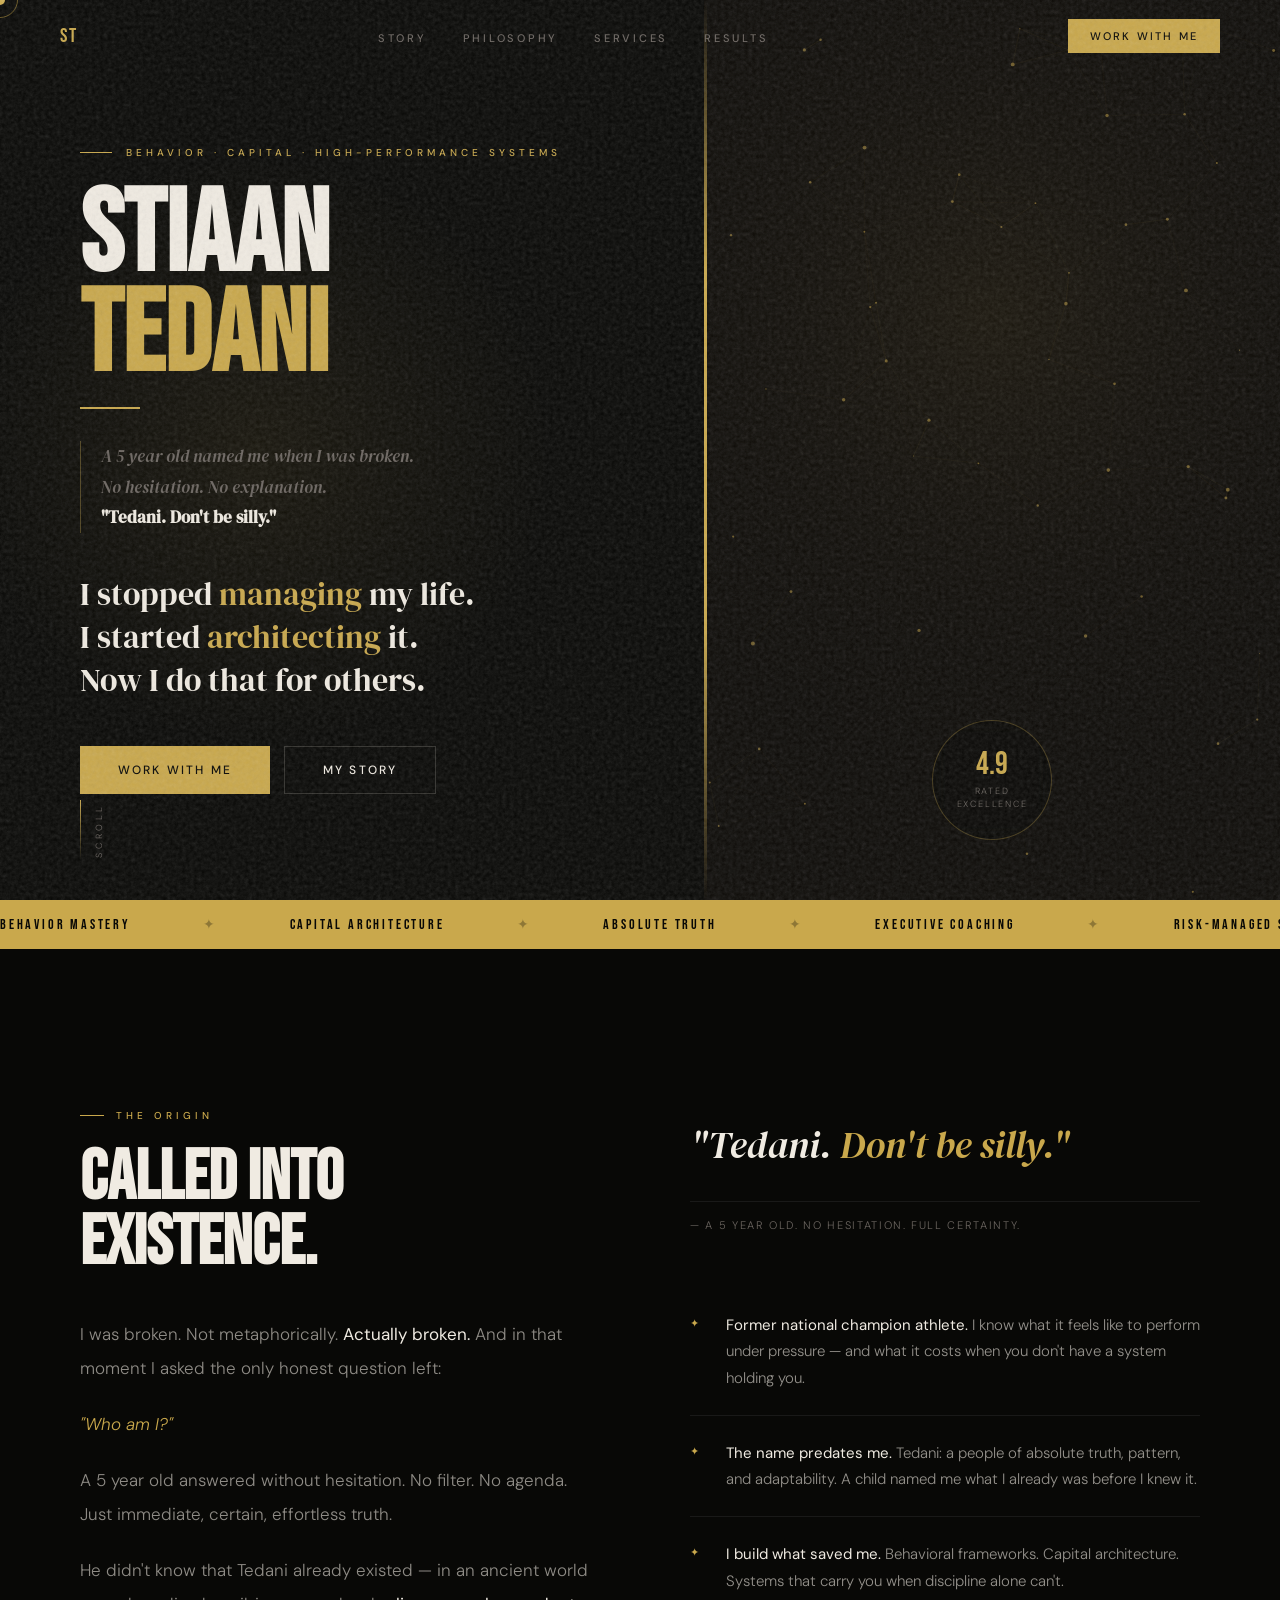
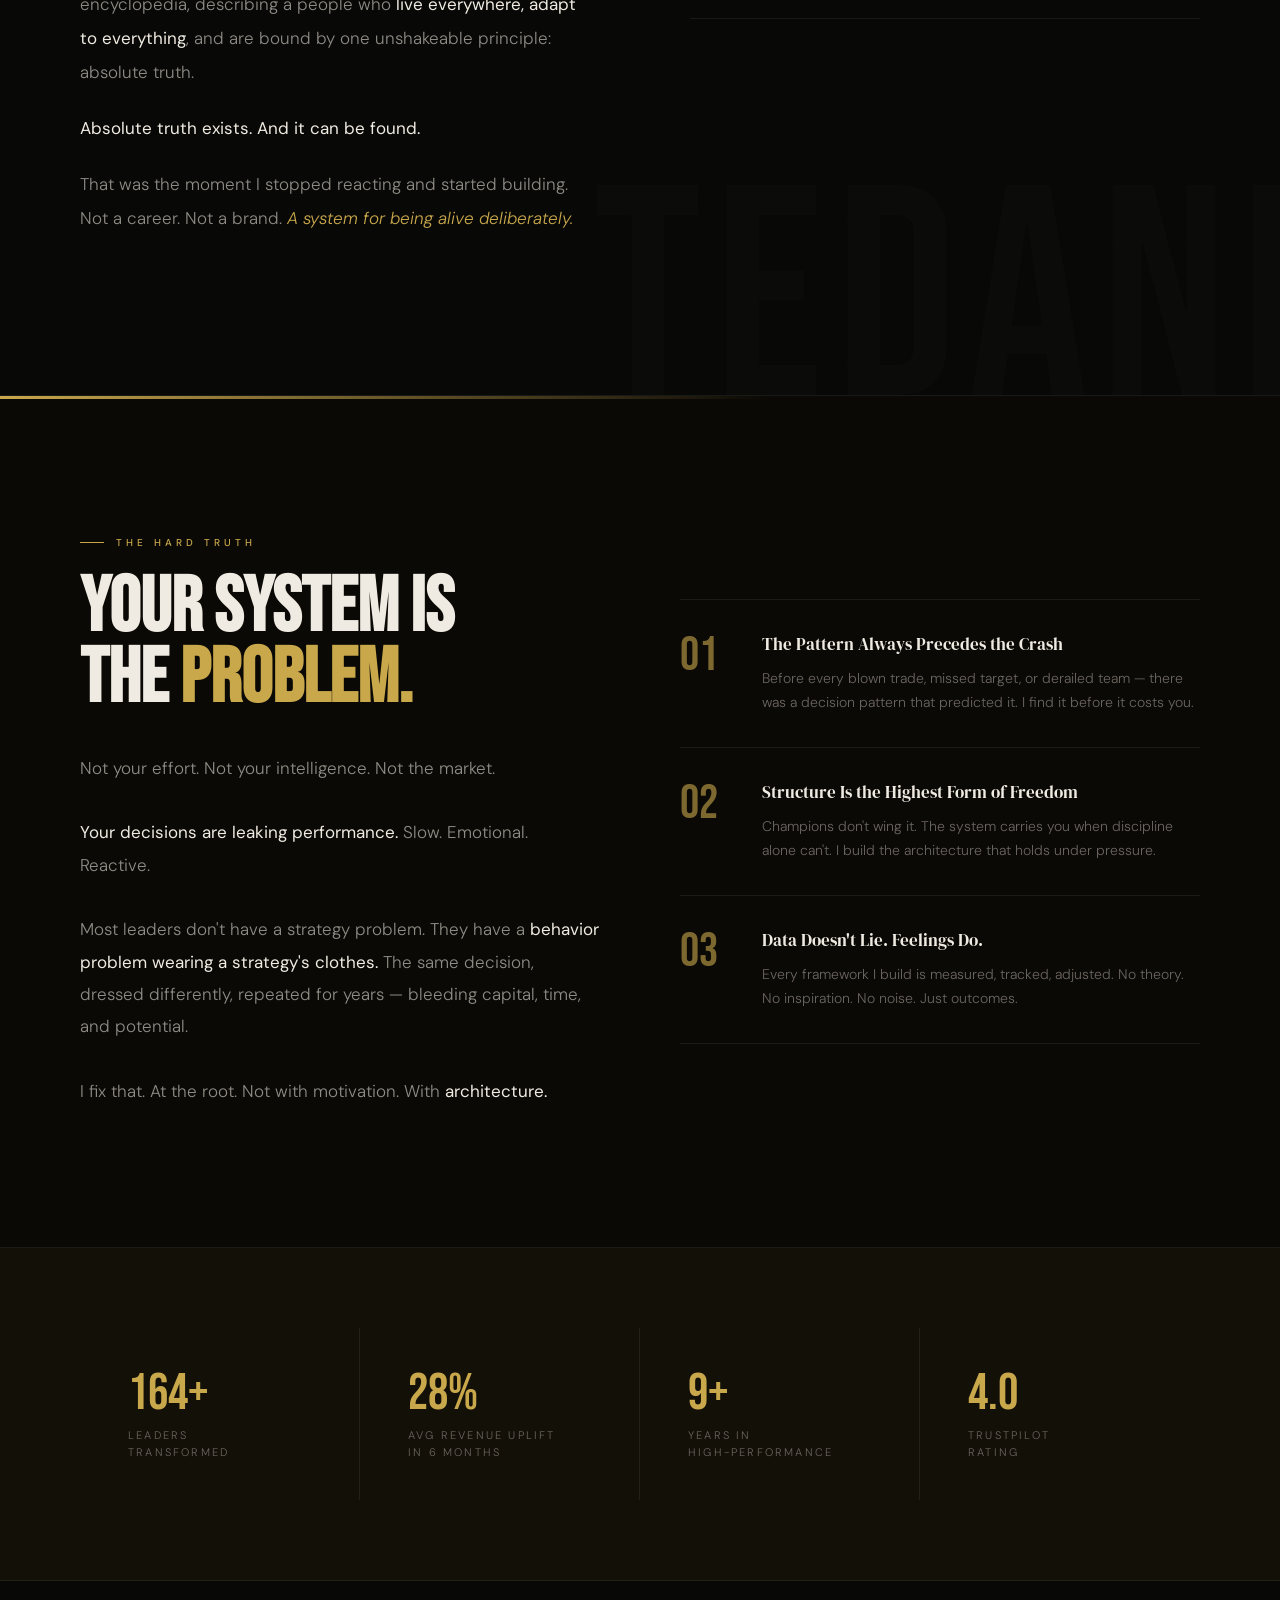
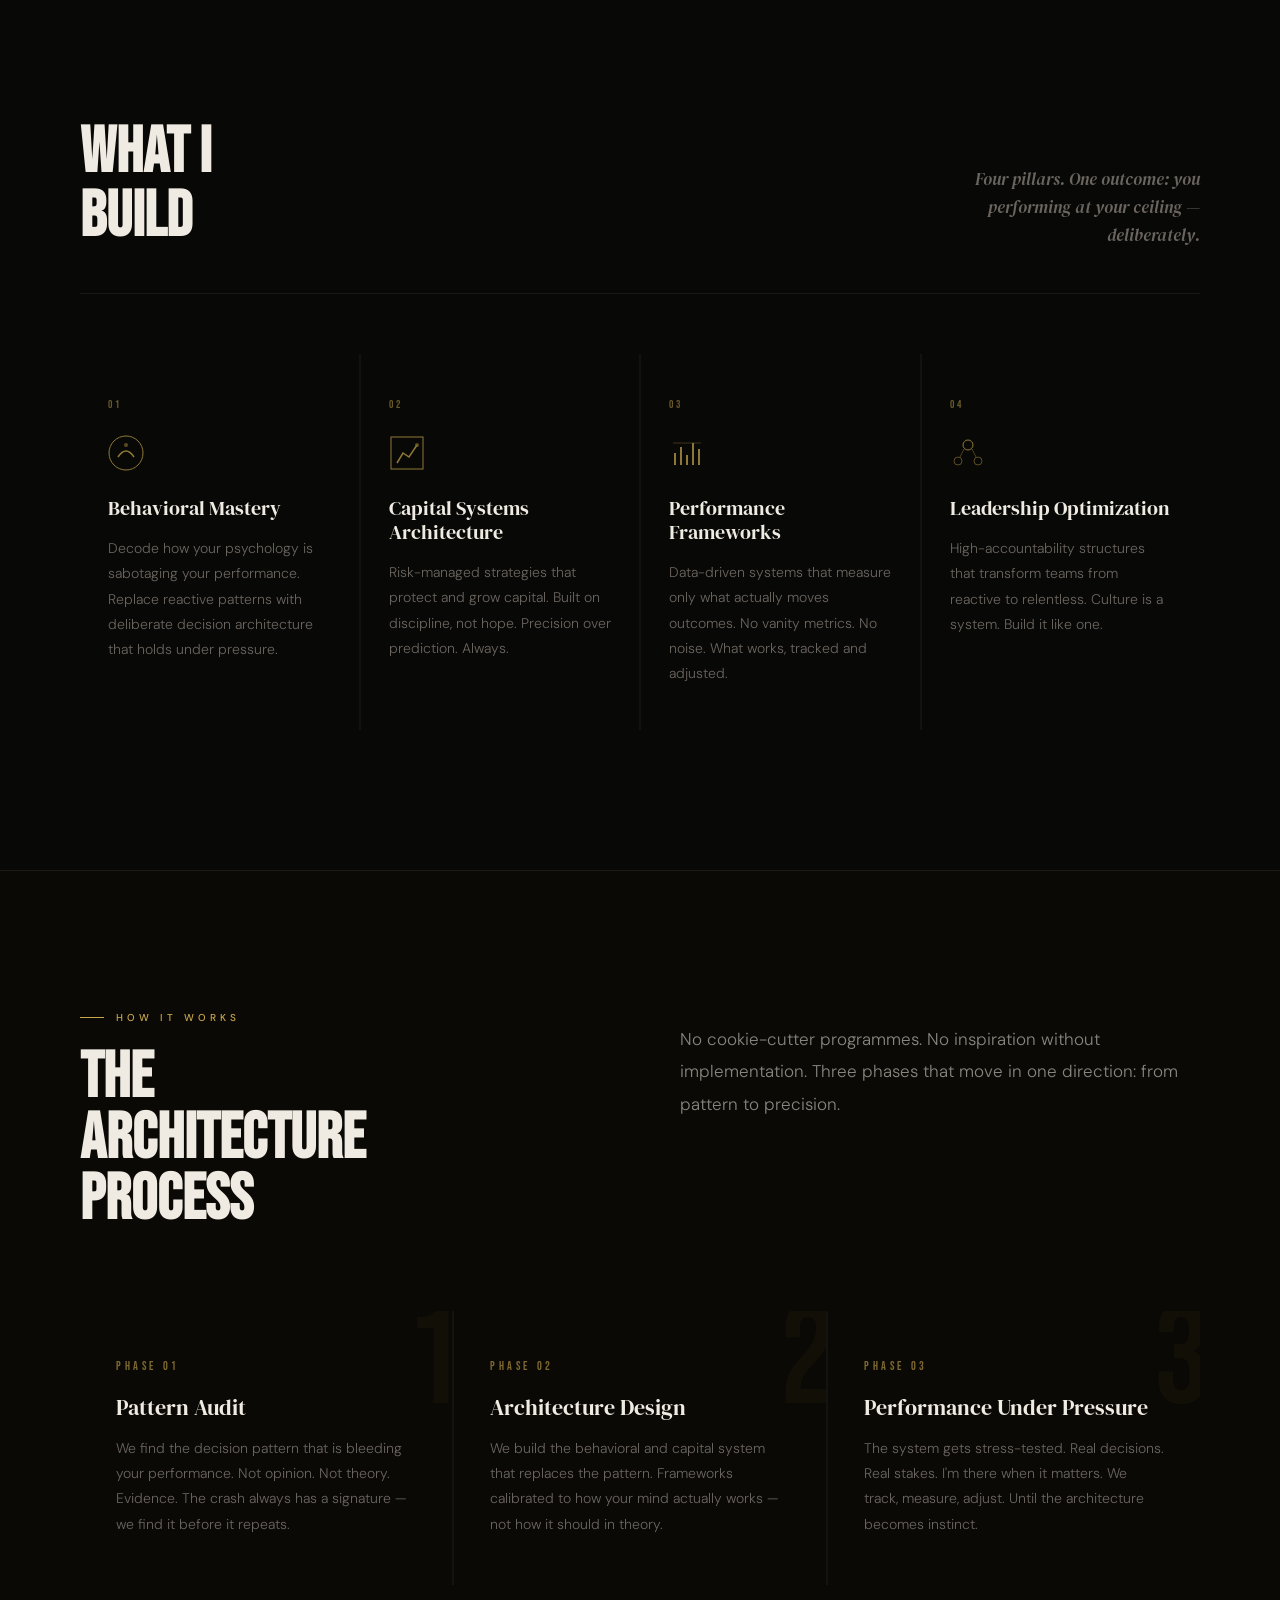
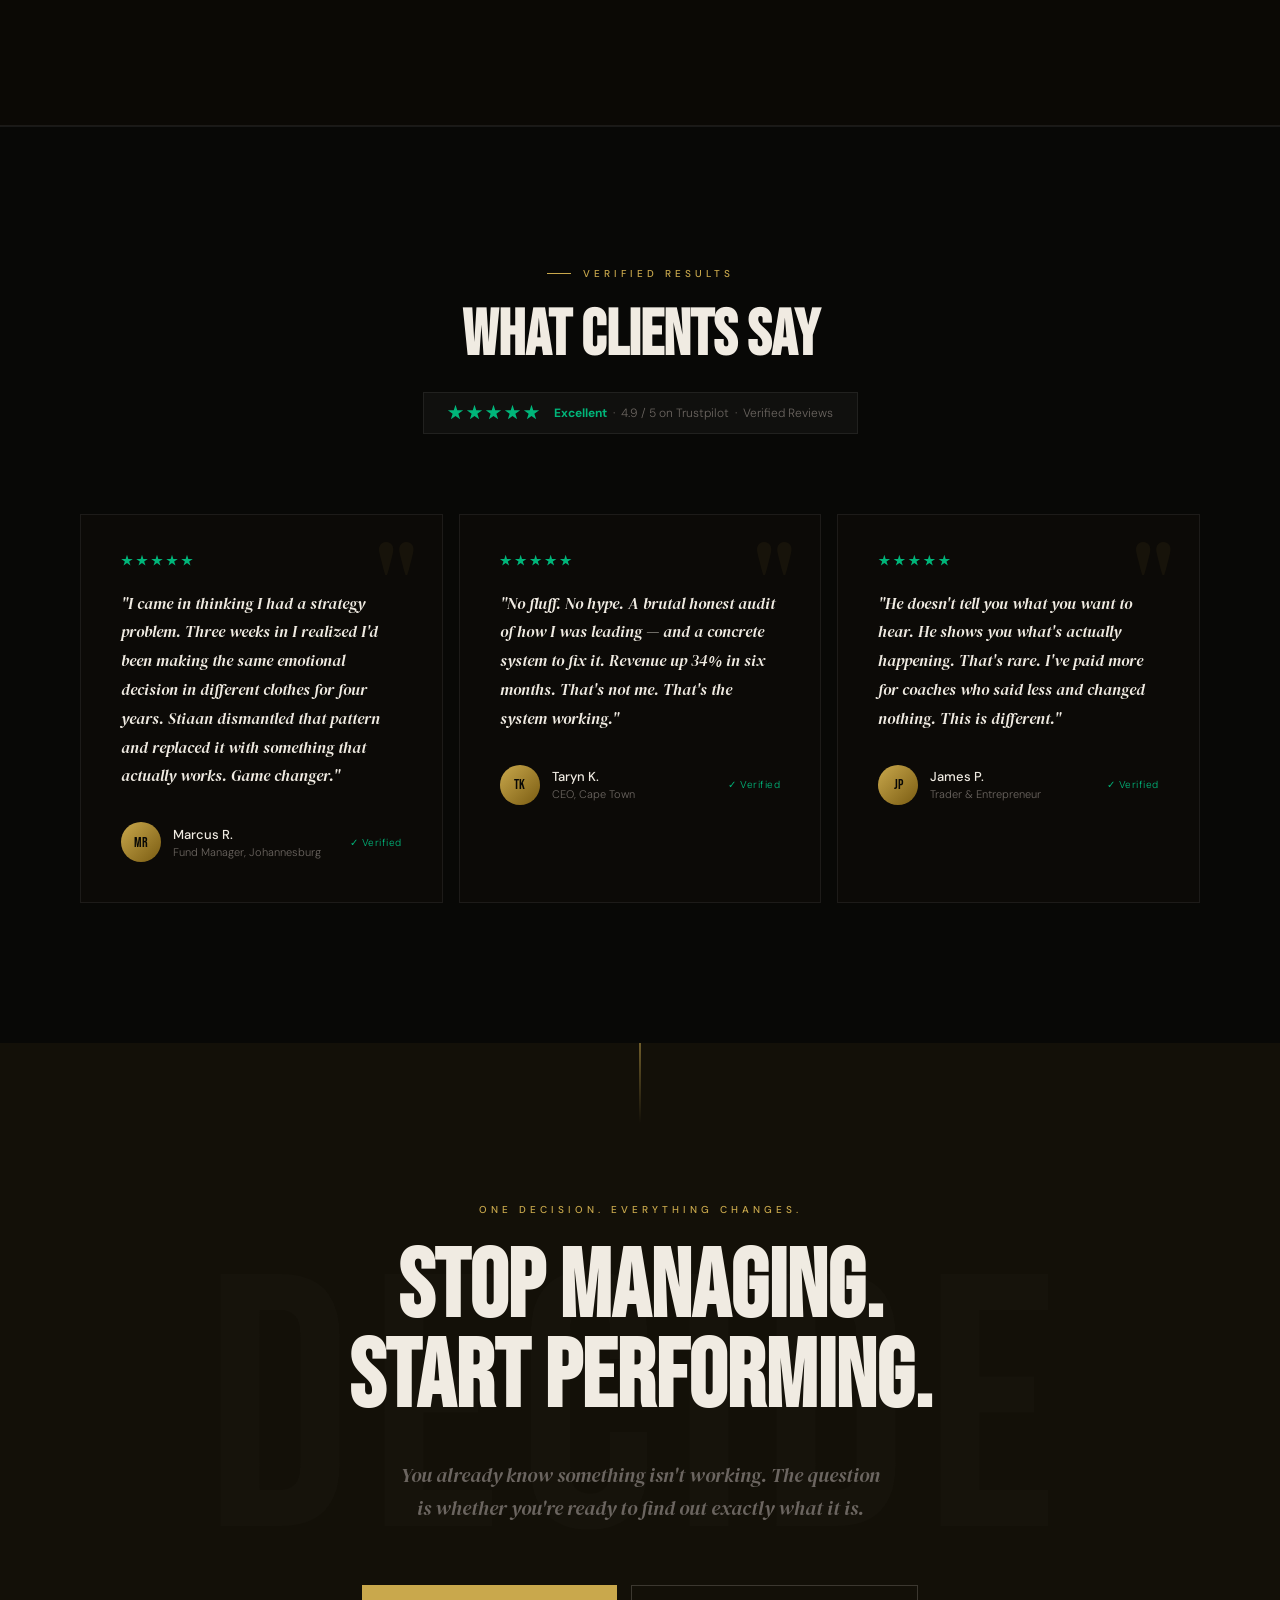
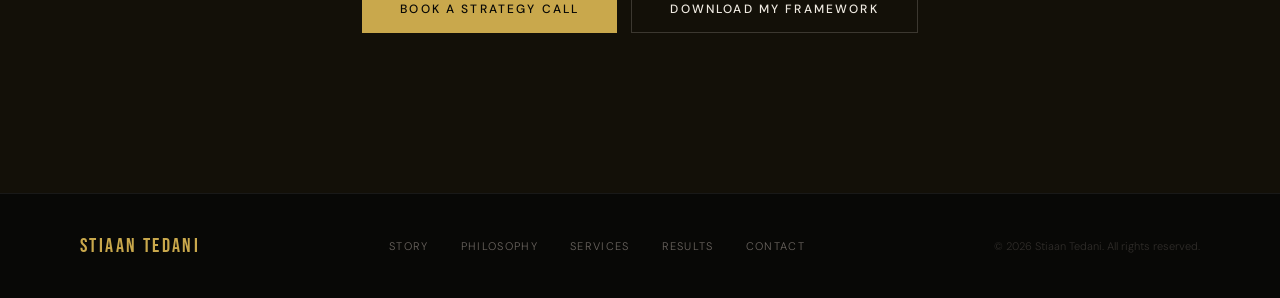
<file: index4.html>
<!DOCTYPE html>
<html lang="en">
<head>
<meta charset="UTF-8">
<meta name="viewport" content="width=device-width, initial-scale=1.0">
<title>Stiaan Tedani — Architect of Behavior & Capital</title>
<link href="https://fonts.googleapis.com/css2?family=Bebas+Neue&family=DM+Serif+Display:ital@0;1&family=DM+Sans:ital,wght@0,300;0,400;0,500;1,300&display=swap" rel="stylesheet">
<style>
*, *::before, *::after { margin: 0; padding: 0; box-sizing: border-box; }

:root {
  --black: #080806;
  --off-white: #f0ebe2;
  --gold: #c9a84c;
  --gold-light: #e8c97a;
  --gold-dim: rgba(201,168,76,0.12);
  --dark-brown: #131008;
  --mid: #6b6560;
  --mid-light: rgba(240,235,226,0.5);
  --border: rgba(255,255,255,0.07);
}

html { scroll-behavior: smooth; }

body {
  background: var(--black);
  color: var(--off-white);
  font-family: 'DM Sans', sans-serif;
  font-weight: 300;
  overflow-x: hidden;
  cursor: none;
}

/* CUSTOM CURSOR */
.cursor {
  position: fixed;
  top: 0; left: 0;
  width: 10px; height: 10px;
  background: var(--gold);
  border-radius: 50%;
  pointer-events: none;
  z-index: 10000;
  transform: translate(-50%, -50%);
  transition: width 0.2s, height 0.2s, background 0.2s, opacity 0.2s;
  mix-blend-mode: screen;
}

.cursor-ring {
  position: fixed;
  top: 0; left: 0;
  width: 36px; height: 36px;
  border: 1px solid rgba(201,168,76,0.5);
  border-radius: 50%;
  pointer-events: none;
  z-index: 9999;
  transform: translate(-50%, -50%);
  transition: width 0.35s ease, height 0.35s ease, border-color 0.35s, opacity 0.35s;
}

body:has(a:hover) .cursor-ring,
body:has(button:hover) .cursor-ring {
  width: 56px; height: 56px;
  border-color: var(--gold);
}

/* GRAIN OVERLAY */
body::before {
  content: '';
  position: fixed;
  inset: 0;
  background-image: url("data:image/svg+xml,%3Csvg viewBox='0 0 256 256' xmlns='http://www.w3.org/2000/svg'%3E%3Cfilter id='noise'%3E%3CfeTurbulence type='fractalNoise' baseFrequency='0.9' numOctaves='4' seed='2'/%3E%3CfeColorMatrix type='saturate' values='0'/%3E%3C/filter%3E%3Crect width='256' height='256' filter='url(%23noise)' opacity='0.5'/%3E%3C/svg%3E");
  pointer-events: none;
  z-index: 999;
  opacity: 0.3;
}

/* NAVIGATION */
nav {
  position: fixed;
  top: 0; left: 0; right: 0;
  z-index: 500;
  padding: 0 60px;
  height: 72px;
  display: flex;
  align-items: center;
  justify-content: space-between;
  transition: background 0.4s, border-bottom 0.4s, backdrop-filter 0.4s;
}

nav.scrolled {
  background: rgba(8,8,6,0.85);
  backdrop-filter: blur(16px);
  border-bottom: 1px solid var(--border);
}

.nav-logo {
  font-family: 'Bebas Neue', sans-serif;
  font-size: 20px;
  letter-spacing: 0.12em;
  color: var(--gold);
  text-decoration: none;
}

.nav-links {
  display: flex;
  gap: 36px;
  list-style: none;
}

.nav-links a {
  font-size: 11px;
  font-weight: 500;
  letter-spacing: 0.25em;
  text-transform: uppercase;
  color: var(--mid);
  text-decoration: none;
  transition: color 0.2s;
  position: relative;
}

.nav-links a::after {
  content: '';
  position: absolute;
  bottom: -3px; left: 0;
  width: 0; height: 1px;
  background: var(--gold);
  transition: width 0.3s;
}

.nav-links a:hover { color: var(--off-white); }
.nav-links a:hover::after { width: 100%; }

.nav-cta {
  font-size: 11px;
  font-weight: 500;
  letter-spacing: 0.2em;
  text-transform: uppercase;
  color: var(--black);
  background: var(--gold);
  padding: 10px 22px;
  text-decoration: none;
  transition: background 0.2s;
}

.nav-cta:hover { background: var(--gold-light); }

/* HERO */
.hero {
  min-height: 100vh;
  display: grid;
  grid-template-columns: 55% 45%;
  position: relative;
  overflow: hidden;
}

/* Ambient glow */
.hero::after {
  content: '';
  position: absolute;
  width: 600px; height: 600px;
  background: radial-gradient(circle, rgba(201,168,76,0.08) 0%, transparent 70%);
  top: 50%; left: 20%;
  transform: translate(-50%, -50%);
  pointer-events: none;
}

.hero-left {
  display: flex;
  flex-direction: column;
  justify-content: center;
  padding: 120px 60px 80px 80px;
  position: relative;
  z-index: 2;
}

.hero-right {
  position: relative;
  overflow: hidden;
  background: #0d0b08;
}

/* Canvas for particle lines */
#heroCanvas {
  position: absolute;
  inset: 0;
  width: 100%;
  height: 100%;
  z-index: 1;
}

.hero-right::before {
  content: '';
  position: absolute;
  left: 0; top: 0;
  width: 3px; height: 100%;
  background: linear-gradient(to bottom, transparent, var(--gold) 30%, var(--gold) 70%, transparent);
  z-index: 3;
}

/* Floating badge */
.hero-badge {
  position: absolute;
  bottom: 60px;
  left: 50%;
  transform: translateX(-50%);
  z-index: 4;
  text-align: center;
  animation: floatBadge 4s ease-in-out infinite;
}

.hero-badge-inner {
  width: 120px; height: 120px;
  border: 1px solid rgba(201,168,76,0.3);
  border-radius: 50%;
  display: flex;
  flex-direction: column;
  align-items: center;
  justify-content: center;
  background: rgba(8,8,6,0.6);
  backdrop-filter: blur(8px);
  gap: 4px;
}

.hero-badge-num {
  font-family: 'Bebas Neue', sans-serif;
  font-size: 32px;
  color: var(--gold);
  line-height: 1;
}

.hero-badge-label {
  font-size: 9px;
  letter-spacing: 0.2em;
  text-transform: uppercase;
  color: var(--mid);
  text-align: center;
  line-height: 1.4;
}

@keyframes floatBadge {
  0%, 100% { transform: translateX(-50%) translateY(0); }
  50% { transform: translateX(-50%) translateY(-8px); }
}

.eyebrow {
  font-size: 10px;
  font-weight: 500;
  letter-spacing: 0.4em;
  text-transform: uppercase;
  color: var(--gold);
  margin-bottom: 28px;
  display: flex;
  align-items: center;
  gap: 14px;
  opacity: 0;
  animation: fadeUp 0.9s 0.1s ease forwards;
}

.eyebrow::before {
  content: '';
  width: 32px; height: 1px;
  background: var(--gold);
  flex-shrink: 0;
}

.hero-name {
  font-family: 'Bebas Neue', sans-serif;
  font-size: clamp(76px, 9vw, 128px);
  line-height: 0.87;
  color: var(--off-white);
  margin-bottom: 20px;
  opacity: 0;
  animation: fadeUp 0.9s 0.2s ease forwards;
  position: relative;
}

.hero-name span {
  color: var(--gold);
  display: block;
}

/* Decorative rule after name */
.name-rule {
  width: 60px;
  height: 2px;
  background: var(--gold);
  margin-bottom: 32px;
  opacity: 0;
  animation: expandRule 0.8s 0.55s ease forwards;
}

@keyframes expandRule {
  from { width: 0; opacity: 0; }
  to   { width: 60px; opacity: 1; }
}

.hero-origin {
  font-family: 'DM Serif Display', serif;
  font-style: italic;
  font-size: clamp(14px, 1.5vw, 17px);
  color: var(--mid);
  margin-bottom: 40px;
  opacity: 0;
  animation: fadeUp 0.9s 0.35s ease forwards;
  line-height: 1.8;
  padding-left: 20px;
  border-left: 1px solid rgba(201,168,76,0.35);
  max-width: 440px;
}

.hero-origin strong {
  color: var(--off-white);
  font-style: normal;
}

.hero-punch {
  font-family: 'DM Serif Display', serif;
  font-size: clamp(22px, 2.5vw, 32px);
  line-height: 1.35;
  color: var(--off-white);
  margin-bottom: 44px;
  opacity: 0;
  animation: fadeUp 0.9s 0.45s ease forwards;
  max-width: 480px;
}

.hero-punch em { color: var(--gold); font-style: normal; }

.hero-cta {
  display: flex;
  gap: 14px;
  flex-wrap: wrap;
  opacity: 0;
  animation: fadeUp 0.9s 0.55s ease forwards;
}

/* BUTTONS */
.btn-primary {
  background: var(--gold);
  color: var(--black);
  font-size: 12px;
  font-weight: 500;
  letter-spacing: 0.18em;
  text-transform: uppercase;
  padding: 16px 38px;
  border: none;
  cursor: none;
  text-decoration: none;
  display: inline-block;
  transition: background 0.2s, transform 0.2s, box-shadow 0.2s;
  position: relative;
  overflow: hidden;
}

.btn-primary::after {
  content: '';
  position: absolute;
  inset: 0;
  background: linear-gradient(to right, transparent, rgba(255,255,255,0.15), transparent);
  transform: translateX(-100%);
  transition: transform 0.5s;
}

.btn-primary:hover::after { transform: translateX(100%); }
.btn-primary:hover { background: var(--gold-light); transform: translateY(-2px); box-shadow: 0 12px 40px rgba(201,168,76,0.25); }

.btn-ghost {
  background: transparent;
  color: var(--off-white);
  font-size: 12px;
  font-weight: 500;
  letter-spacing: 0.18em;
  text-transform: uppercase;
  padding: 15px 38px;
  border: 1px solid rgba(240,235,226,0.18);
  cursor: none;
  text-decoration: none;
  display: inline-block;
  transition: border-color 0.2s, color 0.2s, transform 0.2s;
}

.btn-ghost:hover { border-color: var(--gold); color: var(--gold); transform: translateY(-2px); }

/* SCROLL INDICATOR */
.scroll-indicator {
  position: absolute;
  bottom: 40px;
  left: 80px;
  display: flex;
  align-items: center;
  gap: 12px;
  opacity: 0;
  animation: fadeUp 1s 1s ease forwards;
}

.scroll-line {
  width: 1px;
  height: 60px;
  background: linear-gradient(to bottom, var(--gold), transparent);
  animation: scrollPulse 2s ease-in-out infinite;
}

.scroll-text {
  font-size: 9px;
  letter-spacing: 0.4em;
  text-transform: uppercase;
  color: var(--mid);
  writing-mode: vertical-rl;
  transform: rotate(180deg);
}

@keyframes scrollPulse {
  0%, 100% { opacity: 0.4; transform: scaleY(1); }
  50% { opacity: 1; transform: scaleY(1.2); }
}

/* TICKER */
.strip {
  background: var(--gold);
  padding: 16px 0;
  overflow: hidden;
  position: relative;
}

.strip-inner {
  display: flex;
  gap: 72px;
  animation: ticker 30s linear infinite;
  white-space: nowrap;
}

.strip span {
  font-family: 'Bebas Neue', sans-serif;
  font-size: 14px;
  letter-spacing: 0.2em;
  color: var(--black);
}

.strip-dot { opacity: 0.3; }

@keyframes ticker {
  0% { transform: translateX(0); }
  100% { transform: translateX(-50%); }
}

/* SHARED REVEAL ANIMATION */
.reveal {
  opacity: 0;
  transform: translateY(32px);
  transition: opacity 0.9s ease, transform 0.9s ease;
}

.reveal.visible {
  opacity: 1;
  transform: translateY(0);
}

.reveal-delay-1 { transition-delay: 0.1s; }
.reveal-delay-2 { transition-delay: 0.2s; }
.reveal-delay-3 { transition-delay: 0.3s; }
.reveal-delay-4 { transition-delay: 0.4s; }

/* SECTION LABEL */
.section-label {
  font-size: 10px;
  letter-spacing: 0.4em;
  text-transform: uppercase;
  color: var(--gold);
  margin-bottom: 24px;
  font-weight: 500;
  display: flex;
  align-items: center;
  gap: 12px;
}

.section-label::before {
  content: '';
  width: 24px; height: 1px;
  background: var(--gold);
}

/* ORIGIN SECTION */
.origin-section {
  padding: 160px 80px;
  display: grid;
  grid-template-columns: 1fr 1fr;
  gap: 100px;
  align-items: start;
  border-bottom: 1px solid var(--border);
  position: relative;
  overflow: hidden;
}

.origin-section::before {
  content: 'TEDANI';
  position: absolute;
  font-family: 'Bebas Neue', sans-serif;
  font-size: 300px;
  color: rgba(255,255,255,0.013);
  bottom: -60px;
  right: -30px;
  pointer-events: none;
  letter-spacing: 0.04em;
  line-height: 1;
}

.origin-headline {
  font-family: 'Bebas Neue', sans-serif;
  font-size: clamp(52px, 5.5vw, 84px);
  line-height: 0.93;
  color: var(--off-white);
  margin-bottom: 40px;
}

.origin-body {
  font-size: 17px;
  line-height: 2;
  color: rgba(240,235,226,0.58);
}

.origin-body p { margin-bottom: 22px; }
.origin-body p:last-child { margin-bottom: 0; }
.origin-body strong { color: var(--off-white); font-weight: 400; }
.origin-body em { color: var(--gold); font-style: italic; }

.origin-right { display: flex; flex-direction: column; padding-top: 12px; }

.origin-quote {
  font-family: 'DM Serif Display', serif;
  font-style: italic;
  font-size: clamp(26px, 3vw, 46px);
  line-height: 1.25;
  color: var(--off-white);
  margin-bottom: 16px;
  padding-bottom: 32px;
  border-bottom: 1px solid var(--border);
}

.origin-quote span { color: var(--gold); }

.origin-attribution {
  font-size: 11px;
  letter-spacing: 0.15em;
  text-transform: uppercase;
  color: var(--mid);
  margin-bottom: 56px;
}

.origin-fact {
  padding: 24px 0;
  border-bottom: 1px solid var(--border);
  display: flex;
  gap: 20px;
  align-items: flex-start;
}

.fact-marker {
  color: var(--gold);
  font-size: 11px;
  padding-top: 4px;
  min-width: 16px;
}

.fact-text {
  font-size: 15px;
  line-height: 1.75;
  color: rgba(240,235,226,0.6);
}

.fact-text strong { color: var(--off-white); font-weight: 400; }

/* TRUTH */
.truth {
  padding: 140px 80px;
  background: #0b0905;
  display: grid;
  grid-template-columns: 1fr 1fr;
  gap: 80px;
  align-items: center;
  border-bottom: 1px solid var(--border);
  position: relative;
}

/* Diagonal gold accent */
.truth::before {
  content: '';
  position: absolute;
  top: 0; left: 0;
  width: 100%; height: 3px;
  background: linear-gradient(to right, var(--gold) 0%, transparent 60%);
}

.truth-headline {
  font-family: 'Bebas Neue', sans-serif;
  font-size: clamp(52px, 6vw, 92px);
  line-height: 0.93;
  color: var(--off-white);
  margin-bottom: 36px;
}

.truth-headline em {
  color: var(--gold);
  font-style: normal;
}

.truth-body {
  font-size: 17px;
  line-height: 1.9;
  color: rgba(240,235,226,0.58);
}

.truth-body strong { color: var(--off-white); font-weight: 400; }

.truth-right { display: flex; flex-direction: column; }

.truth-stat {
  padding: 32px 0;
  border-bottom: 1px solid var(--border);
  display: flex;
  gap: 24px;
  align-items: flex-start;
  transition: padding-left 0.3s;
  cursor: default;
}

.truth-stat:first-child { border-top: 1px solid var(--border); }

.truth-stat:hover { padding-left: 12px; }

.stat-num {
  font-family: 'Bebas Neue', sans-serif;
  font-size: 48px;
  color: var(--gold);
  line-height: 1;
  min-width: 58px;
  opacity: 0.6;
  transition: opacity 0.3s;
}

.truth-stat:hover .stat-num { opacity: 1; }

.stat-title {
  font-family: 'DM Serif Display', serif;
  font-size: 17px;
  color: var(--off-white);
  margin-bottom: 10px;
}

.stat-desc {
  font-size: 14px;
  color: var(--mid);
  line-height: 1.75;
}

/* METRICS BAR */
.metrics {
  padding: 80px;
  background: var(--dark-brown);
  display: grid;
  grid-template-columns: repeat(4, 1fr);
  gap: 0;
  border-bottom: 1px solid var(--border);
}

.metric-item {
  padding: 40px 48px;
  border-right: 1px solid var(--border);
  position: relative;
}

.metric-item:last-child { border-right: none; }

.metric-num {
  font-family: 'Bebas Neue', sans-serif;
  font-size: clamp(44px, 4vw, 64px);
  color: var(--gold);
  line-height: 1;
  margin-bottom: 8px;
}

/* When metric-num has both reveal and visible, allow counter to show */
.metric-num.reveal { opacity: 0; transform: translateY(20px); }
.metric-num.reveal.visible { opacity: 1; transform: translateY(0); }

.metric-label {
  font-size: 11px;
  letter-spacing: 0.2em;
  text-transform: uppercase;
  color: var(--mid);
  line-height: 1.5;
}

/* EXPERTISE */
.expertise {
  padding: 140px 80px;
  background: var(--black);
}

.expertise-header {
  display: flex;
  justify-content: space-between;
  align-items: flex-end;
  margin-bottom: 60px;
  border-bottom: 1px solid var(--border);
  padding-bottom: 44px;
}

.expertise-title {
  font-family: 'Bebas Neue', sans-serif;
  font-size: clamp(48px, 5vw, 76px);
  line-height: 1;
  color: var(--off-white);
}

.expertise-intro {
  font-family: 'DM Serif Display', serif;
  font-style: italic;
  font-size: 17px;
  color: var(--mid);
  max-width: 300px;
  text-align: right;
  line-height: 1.65;
}

.expertise-grid {
  display: grid;
  grid-template-columns: repeat(4, 1fr);
  gap: 2px;
  background: rgba(255,255,255,0.04);
}

.expertise-card {
  background: var(--black);
  padding: 44px 28px;
  position: relative;
  overflow: hidden;
  transition: background 0.35s;
}

.expertise-card::before {
  content: '';
  position: absolute;
  bottom: 0; left: 0;
  width: 100%; height: 2px;
  background: var(--gold);
  transform: scaleX(0);
  transform-origin: left;
  transition: transform 0.45s cubic-bezier(0.4,0,0.2,1);
}

.expertise-card:hover::before { transform: scaleX(1); }
.expertise-card:hover { background: #0e0c09; }

.card-num {
  font-family: 'Bebas Neue', sans-serif;
  font-size: 11px;
  letter-spacing: 0.3em;
  color: var(--gold);
  margin-bottom: 24px;
  opacity: 0.5;
}

.card-icon {
  width: 36px; height: 36px;
  margin-bottom: 20px;
  opacity: 0.7;
  transition: opacity 0.3s;
}

.expertise-card:hover .card-icon { opacity: 1; }

.card-title {
  font-family: 'DM Serif Display', serif;
  font-size: 20px;
  color: var(--off-white);
  margin-bottom: 16px;
  line-height: 1.2;
}

.card-desc {
  font-size: 14px;
  color: var(--mid);
  line-height: 1.8;
}

/* PROCESS */
.process {
  padding: 140px 80px;
  background: #0b0905;
  border-top: 1px solid var(--border);
  border-bottom: 1px solid var(--border);
}

.process-header {
  display: grid;
  grid-template-columns: 1fr 1fr;
  gap: 80px;
  margin-bottom: 80px;
}

.process-title {
  font-family: 'Bebas Neue', sans-serif;
  font-size: clamp(44px, 5vw, 72px);
  line-height: 0.95;
  color: var(--off-white);
}

.process-intro {
  font-size: 17px;
  line-height: 1.9;
  color: rgba(240,235,226,0.55);
  padding-top: 12px;
}

.process-steps {
  display: grid;
  grid-template-columns: repeat(3, 1fr);
  gap: 2px;
  background: rgba(255,255,255,0.04);
}

.process-step {
  background: #0b0905;
  padding: 48px 36px;
  position: relative;
  overflow: hidden;
}

.process-step::before {
  content: attr(data-step);
  position: absolute;
  top: -20px; right: -10px;
  font-family: 'Bebas Neue', sans-serif;
  font-size: 140px;
  color: rgba(201,168,76,0.04);
  line-height: 1;
  pointer-events: none;
}

.step-num {
  font-family: 'Bebas Neue', sans-serif;
  font-size: 12px;
  letter-spacing: 0.3em;
  color: var(--gold);
  margin-bottom: 20px;
  opacity: 0.6;
}

.step-title {
  font-family: 'DM Serif Display', serif;
  font-size: 22px;
  color: var(--off-white);
  margin-bottom: 16px;
  line-height: 1.2;
}

.step-desc {
  font-size: 14px;
  color: var(--mid);
  line-height: 1.8;
}

/* REVIEWS */
.reviews {
  padding: 140px 80px;
  background: var(--black);
  border-top: 1px solid var(--border);
}

.reviews-header { text-align: center; margin-bottom: 20px; }

.reviews-title {
  font-family: 'Bebas Neue', sans-serif;
  font-size: clamp(44px, 5vw, 72px);
  color: var(--off-white);
  line-height: 1;
  margin-bottom: 24px;
}

.trustpilot-badge {
  display: inline-flex;
  align-items: center;
  gap: 14px;
  background: rgba(255,255,255,0.03);
  border: 1px solid var(--border);
  padding: 12px 24px;
  margin-bottom: 80px;
}

.tp-stars { display: flex; gap: 3px; }

.tp-star {
  width: 16px; height: 16px;
  background: #00b67a;
  clip-path: polygon(50% 0%, 61% 35%, 98% 35%, 68% 57%, 79% 91%, 50% 70%, 21% 91%, 32% 57%, 2% 35%, 39% 35%);
}

.tp-text { font-size: 12px; color: var(--mid); }
.tp-text strong { color: #00b67a; }

.reviews-grid {
  display: grid;
  grid-template-columns: repeat(3, 1fr);
  gap: 16px;
}

.review-card {
  background: #0c0a07;
  padding: 40px;
  border: 1px solid var(--border);
  transition: border-color 0.3s, transform 0.3s;
  position: relative;
  overflow: hidden;
}

.review-card::before {
  content: '"';
  position: absolute;
  top: 16px; right: 24px;
  font-family: 'DM Serif Display', serif;
  font-size: 100px;
  color: rgba(201,168,76,0.06);
  line-height: 1;
  pointer-events: none;
}

.review-card:hover { border-color: rgba(201,168,76,0.25); transform: translateY(-4px); }

.review-stars { display: flex; gap: 3px; margin-bottom: 22px; }

.r-star {
  width: 12px; height: 12px;
  background: #00b67a;
  clip-path: polygon(50% 0%, 61% 35%, 98% 35%, 68% 57%, 79% 91%, 50% 70%, 21% 91%, 32% 57%, 2% 35%, 39% 35%);
}

.review-text {
  font-family: 'DM Serif Display', serif;
  font-style: italic;
  font-size: 16px;
  line-height: 1.8;
  color: var(--off-white);
  margin-bottom: 32px;
}

.review-author { display: flex; align-items: center; gap: 12px; }

.review-avatar {
  width: 40px; height: 40px;
  border-radius: 50%;
  background: linear-gradient(135deg, var(--gold) 0%, #7a5c12 100%);
  display: flex;
  align-items: center;
  justify-content: center;
  font-family: 'Bebas Neue', sans-serif;
  font-size: 14px;
  color: var(--black);
  flex-shrink: 0;
}

.review-name { font-size: 13px; font-weight: 500; color: var(--off-white); }
.review-role { font-size: 11px; color: var(--mid); margin-top: 2px; }
.review-verified { margin-left: auto; font-size: 10px; color: #00b67a; letter-spacing: 0.05em; }

/* CTA */
.cta-section {
  padding: 160px 80px;
  background: var(--dark-brown);
  text-align: center;
  position: relative;
  overflow: hidden;
}

.cta-section::before {
  content: 'DECIDE';
  position: absolute;
  font-family: 'Bebas Neue', sans-serif;
  font-size: 360px;
  color: rgba(255,255,255,0.012);
  top: 50%;
  left: 50%;
  transform: translate(-50%, -50%);
  white-space: nowrap;
  pointer-events: none;
  letter-spacing: 0.05em;
}

/* Gold lines decoration */
.cta-section::after {
  content: '';
  position: absolute;
  top: 0; left: 50%;
  width: 1px; height: 80px;
  background: linear-gradient(to bottom, var(--gold), transparent);
  transform: translateX(-50%);
}

.cta-label {
  font-size: 10px;
  letter-spacing: 0.4em;
  text-transform: uppercase;
  color: var(--gold);
  margin-bottom: 28px;
  font-weight: 500;
}

.cta-headline {
  font-family: 'Bebas Neue', sans-serif;
  font-size: clamp(56px, 7.5vw, 110px);
  line-height: 0.93;
  color: var(--off-white);
  margin-bottom: 36px;
}

.cta-sub {
  font-family: 'DM Serif Display', serif;
  font-style: italic;
  font-size: 20px;
  color: var(--mid);
  margin: 0 auto 60px;
  max-width: 480px;
  line-height: 1.65;
}

.cta-buttons {
  display: flex;
  gap: 14px;
  justify-content: center;
  flex-wrap: wrap;
  position: relative;
  z-index: 2;
}

/* FOOTER */
footer {
  padding: 40px 80px;
  border-top: 1px solid var(--border);
  display: flex;
  justify-content: space-between;
  align-items: center;
}

.footer-name {
  font-family: 'Bebas Neue', sans-serif;
  font-size: 20px;
  letter-spacing: 0.12em;
  color: var(--gold);
}

.footer-links { display: flex; gap: 32px; }

.footer-links a {
  font-size: 11px;
  letter-spacing: 0.12em;
  text-transform: uppercase;
  color: var(--mid);
  text-decoration: none;
  transition: color 0.2s;
}

.footer-links a:hover { color: var(--gold); }

.footer-copy { font-size: 11px; color: rgba(107,101,96,0.4); }

/* KEYFRAMES */
@keyframes fadeUp {
  from { opacity: 0; transform: translateY(28px); }
  to   { opacity: 1; transform: translateY(0); }
}

/* MOBILE */
@media (max-width: 1024px) {
  .metrics { grid-template-columns: repeat(2, 1fr); }
  .process-steps { grid-template-columns: 1fr 1fr; }
}

@media (max-width: 960px) {
  nav { padding: 0 32px; }
  .nav-links { display: none; }
  .hero { grid-template-columns: 1fr; min-height: auto; }
  .hero-right { height: 55vw; }
  .hero-left { padding: 100px 32px 60px; }
  .scroll-indicator { display: none; }
  .origin-section,
  .truth,
  .process-header { grid-template-columns: 1fr; gap: 48px; }
  .expertise-grid { grid-template-columns: 1fr 1fr; }
  .reviews-grid { grid-template-columns: 1fr; }
  .origin-section, .truth, .expertise, .reviews, .process, .cta-section, footer, .metrics {
    padding-left: 32px;
    padding-right: 32px;
  }
  .expertise-header { flex-direction: column; align-items: flex-start; gap: 14px; }
  .expertise-intro { text-align: left; max-width: 100%; }
  .metrics { padding: 40px 32px; }
  .process-steps { grid-template-columns: 1fr; }
}

@media (max-width: 600px) {
  .expertise-grid { grid-template-columns: 1fr; }
  .metrics { grid-template-columns: 1fr 1fr; }
  footer { flex-direction: column; gap: 20px; text-align: center; }
  .footer-links { flex-wrap: wrap; justify-content: center; }
  body { cursor: auto; }
  .cursor, .cursor-ring { display: none; }
}
</style>
</head>
<body>

<!-- CURSOR -->
<div class="cursor" id="cursor"></div>
<div class="cursor-ring" id="cursorRing"></div>

<!-- NAV -->
<nav id="mainNav">
  <a href="#" class="nav-logo">ST</a>
  <ul class="nav-links">
    <li><a href="#origin">Story</a></li>
    <li><a href="#truth">Philosophy</a></li>
    <li><a href="#expertise">Services</a></li>
    <li><a href="#reviews">Results</a></li>
  </ul>
  <a href="#cta" class="nav-cta">Work With Me</a>
</nav>

<!-- HERO -->
<section class="hero">
  <div class="hero-left">
    <p class="eyebrow">Behavior · Capital · High-Performance Systems</p>
    <h1 class="hero-name">STIAAN<br><span>TEDANI</span></h1>
    <div class="name-rule"></div>
    <p class="hero-origin">
      A 5 year old named me when I was broken.<br>
      No hesitation. No explanation.<br>
      <strong>"Tedani. Don't be silly."</strong>
    </p>
    <p class="hero-punch">
      I stopped <em>managing</em> my life.<br>
      I started <em>architecting</em> it.<br>
      Now I do that for others.
    </p>
    <div class="hero-cta">
      <a href="#cta" class="btn-primary">Work With Me</a>
      <a href="#origin" class="btn-ghost">My Story</a>
    </div>
  </div>
  <div class="hero-right">
    <canvas id="heroCanvas"></canvas>
    <div class="hero-badge">
      <div class="hero-badge-inner">
        <div class="hero-badge-num" data-count="4.9">4.9</div>
        <div class="hero-badge-label">Rated<br>Excellence</div>
      </div>
    </div>
  </div>
  <div class="scroll-indicator">
    <div class="scroll-line"></div>
    <div class="scroll-text">Scroll</div>
  </div>
</section>

<!-- TICKER -->
<div class="strip">
  <div class="strip-inner">
    <span>Behavior Mastery</span><span class="strip-dot"> ✦ </span>
    <span>Capital Architecture</span><span class="strip-dot"> ✦ </span>
    <span>Absolute Truth</span><span class="strip-dot"> ✦ </span>
    <span>Executive Coaching</span><span class="strip-dot"> ✦ </span>
    <span>Risk-Managed Strategy</span><span class="strip-dot"> ✦ </span>
    <span>Pattern Recognition</span><span class="strip-dot"> ✦ </span>
    <span>High-Performance Systems</span><span class="strip-dot"> ✦ </span>
    <span>Structure Before Scale</span><span class="strip-dot"> ✦ </span>
    <span>Behavior Mastery</span><span class="strip-dot"> ✦ </span>
    <span>Capital Architecture</span><span class="strip-dot"> ✦ </span>
    <span>Absolute Truth</span><span class="strip-dot"> ✦ </span>
    <span>Executive Coaching</span><span class="strip-dot"> ✦ </span>
    <span>Risk-Managed Strategy</span><span class="strip-dot"> ✦ </span>
    <span>Pattern Recognition</span><span class="strip-dot"> ✦ </span>
    <span>High-Performance Systems</span><span class="strip-dot"> ✦ </span>
    <span>Structure Before Scale</span><span class="strip-dot"> ✦ </span>
  </div>
</div>

<!-- ORIGIN -->
<section class="origin-section" id="origin">
  <div>
    <p class="section-label reveal">The Origin</p>
    <h2 class="origin-headline reveal reveal-delay-1">CALLED INTO<br>EXISTENCE.</h2>
    <div class="origin-body reveal reveal-delay-2">
      <p>I was broken. Not metaphorically. <strong>Actually broken.</strong> And in that moment I asked the only honest question left:</p>
      <p><em>"Who am I?"</em></p>
      <p>A 5 year old answered without hesitation. No filter. No agenda. Just immediate, certain, effortless truth.</p>
      <p>He didn't know that Tedani already existed — in an ancient world encyclopedia, describing a people who <strong>live everywhere, adapt to everything</strong>, and are bound by one unshakeable principle: absolute truth.</p>
      <p><strong>Absolute truth exists. And it can be found.</strong></p>
      <p>That was the moment I stopped reacting and started building. Not a career. Not a brand. <em>A system for being alive deliberately.</em></p>
    </div>
  </div>
  <div class="origin-right reveal reveal-delay-2">
    <div class="origin-quote">
      "Tedani. <span>Don't be silly."</span>
    </div>
    <div class="origin-attribution">— A 5 year old. No hesitation. Full certainty.</div>
    <div>
      <div class="origin-fact">
        <div class="fact-marker">✦</div>
        <div class="fact-text"><strong>Former national champion athlete.</strong> I know what it feels like to perform under pressure — and what it costs when you don't have a system holding you.</div>
      </div>
      <div class="origin-fact">
        <div class="fact-marker">✦</div>
        <div class="fact-text"><strong>The name predates me.</strong> Tedani: a people of absolute truth, pattern, and adaptability. A child named me what I already was before I knew it.</div>
      </div>
      <div class="origin-fact">
        <div class="fact-marker">✦</div>
        <div class="fact-text"><strong>I build what saved me.</strong> Behavioral frameworks. Capital architecture. Systems that carry you when discipline alone can't.</div>
      </div>
    </div>
  </div>
</section>

<!-- TRUTH -->
<section class="truth" id="truth">
  <div>
    <p class="section-label reveal">The Hard Truth</p>
    <h2 class="truth-headline reveal reveal-delay-1">YOUR SYSTEM IS<br>THE <em>PROBLEM.</em></h2>
    <div class="truth-body reveal reveal-delay-2">
      Not your effort. Not your intelligence. Not the market.<br><br>
      <strong>Your decisions are leaking performance.</strong> Slow. Emotional. Reactive.<br><br>
      Most leaders don't have a strategy problem. They have a <strong>behavior problem wearing a strategy's clothes.</strong> The same decision, dressed differently, repeated for years — bleeding capital, time, and potential.<br><br>
      I fix that. At the root. Not with motivation. With <strong>architecture.</strong>
    </div>
  </div>
  <div class="truth-right reveal reveal-delay-2">
    <div class="truth-stat">
      <div class="stat-num">01</div>
      <div>
        <div class="stat-title">The Pattern Always Precedes the Crash</div>
        <div class="stat-desc">Before every blown trade, missed target, or derailed team — there was a decision pattern that predicted it. I find it before it costs you.</div>
      </div>
    </div>
    <div class="truth-stat">
      <div class="stat-num">02</div>
      <div>
        <div class="stat-title">Structure Is the Highest Form of Freedom</div>
        <div class="stat-desc">Champions don't wing it. The system carries you when discipline alone can't. I build the architecture that holds under pressure.</div>
      </div>
    </div>
    <div class="truth-stat">
      <div class="stat-num">03</div>
      <div>
        <div class="stat-title">Data Doesn't Lie. Feelings Do.</div>
        <div class="stat-desc">Every framework I build is measured, tracked, adjusted. No theory. No inspiration. No noise. Just outcomes.</div>
      </div>
    </div>
  </div>
</section>

<!-- METRICS -->
<div class="metrics">
  <div class="metric-item">
    <div class="metric-num reveal" data-target="200" data-suffix="+">0+</div>
    <div class="metric-label reveal reveal-delay-1">Leaders<br>Transformed</div>
  </div>
  <div class="metric-item">
    <div class="metric-num reveal reveal-delay-1" data-target="34" data-suffix="%">0%</div>
    <div class="metric-label reveal reveal-delay-2">Avg Revenue Uplift<br>in 6 Months</div>
  </div>
  <div class="metric-item">
    <div class="metric-num reveal reveal-delay-2" data-target="12" data-suffix="+">0+</div>
    <div class="metric-label reveal reveal-delay-3">Years in<br>High-Performance</div>
  </div>
  <div class="metric-item">
    <div class="metric-num reveal reveal-delay-3" data-target="4.9" data-suffix="" data-decimal="1">0.0</div>
    <div class="metric-label reveal reveal-delay-4">Trustpilot<br>Rating</div>
  </div>
</div>

<!-- EXPERTISE -->
<section class="expertise" id="expertise">
  <div class="expertise-header reveal">
    <h2 class="expertise-title">WHAT I<br>BUILD</h2>
    <p class="expertise-intro">Four pillars. One outcome: you performing at your ceiling — deliberately.</p>
  </div>
  <div class="expertise-grid">
    <div class="expertise-card reveal">
      <div class="card-num">01</div>
      <svg class="card-icon" viewBox="0 0 36 36" fill="none" xmlns="http://www.w3.org/2000/svg">
        <circle cx="18" cy="18" r="17" stroke="#c9a84c" stroke-width="1"/>
        <path d="M10 22 Q18 10 26 22" stroke="#c9a84c" stroke-width="1.5" fill="none"/>
        <circle cx="18" cy="10" r="2" fill="#c9a84c" opacity="0.6"/>
      </svg>
      <div class="card-title">Behavioral Mastery</div>
      <div class="card-desc">Decode how your psychology is sabotaging your performance. Replace reactive patterns with deliberate decision architecture that holds under pressure.</div>
    </div>
    <div class="expertise-card reveal reveal-delay-1">
      <div class="card-num">02</div>
      <svg class="card-icon" viewBox="0 0 36 36" fill="none" xmlns="http://www.w3.org/2000/svg">
        <rect x="2" y="2" width="32" height="32" stroke="#c9a84c" stroke-width="1"/>
        <path d="M8 28 L14 18 L20 22 L28 10" stroke="#c9a84c" stroke-width="1.5" fill="none"/>
        <circle cx="28" cy="10" r="2" fill="#c9a84c" opacity="0.6"/>
      </svg>
      <div class="card-title">Capital Systems Architecture</div>
      <div class="card-desc">Risk-managed strategies that protect and grow capital. Built on discipline, not hope. Precision over prediction. Always.</div>
    </div>
    <div class="expertise-card reveal reveal-delay-2">
      <div class="card-num">03</div>
      <svg class="card-icon" viewBox="0 0 36 36" fill="none" xmlns="http://www.w3.org/2000/svg">
        <path d="M6 30 L6 18 M12 30 L12 12 M18 30 L18 20 M24 30 L24 8 M30 30 L30 14" stroke="#c9a84c" stroke-width="2"/>
        <path d="M4 8 L32 8" stroke="#c9a84c" stroke-width="1" opacity="0.4"/>
      </svg>
      <div class="card-title">Performance Frameworks</div>
      <div class="card-desc">Data-driven systems that measure only what actually moves outcomes. No vanity metrics. No noise. What works, tracked and adjusted.</div>
    </div>
    <div class="expertise-card reveal reveal-delay-3">
      <div class="card-num">04</div>
      <svg class="card-icon" viewBox="0 0 36 36" fill="none" xmlns="http://www.w3.org/2000/svg">
        <circle cx="18" cy="10" r="5" stroke="#c9a84c" stroke-width="1"/>
        <circle cx="8" cy="26" r="4" stroke="#c9a84c" stroke-width="1" opacity="0.6"/>
        <circle cx="28" cy="26" r="4" stroke="#c9a84c" stroke-width="1" opacity="0.6"/>
        <path d="M14 14 L10 22 M22 14 L26 22" stroke="#c9a84c" stroke-width="1" opacity="0.5"/>
      </svg>
      <div class="card-title">Leadership Optimization</div>
      <div class="card-desc">High-accountability structures that transform teams from reactive to relentless. Culture is a system. Build it like one.</div>
    </div>
  </div>
</section>

<!-- PROCESS -->
<section class="process" id="process">
  <div class="process-header">
    <div>
      <p class="section-label reveal">How It Works</p>
      <h2 class="process-title reveal reveal-delay-1">THE<br>ARCHITECTURE<br>PROCESS</h2>
    </div>
    <p class="process-intro reveal reveal-delay-2">
      No cookie-cutter programmes. No inspiration without implementation. Three phases that move in one direction: from pattern to precision.
    </p>
  </div>
  <div class="process-steps">
    <div class="process-step reveal" data-step="1">
      <div class="step-num">Phase 01</div>
      <div class="step-title">Pattern Audit</div>
      <div class="step-desc">We find the decision pattern that is bleeding your performance. Not opinion. Not theory. Evidence. The crash always has a signature — we find it before it repeats.</div>
    </div>
    <div class="process-step reveal reveal-delay-1" data-step="2">
      <div class="step-num">Phase 02</div>
      <div class="step-title">Architecture Design</div>
      <div class="step-desc">We build the behavioral and capital system that replaces the pattern. Frameworks calibrated to how your mind actually works — not how it should in theory.</div>
    </div>
    <div class="process-step reveal reveal-delay-2" data-step="3">
      <div class="step-num">Phase 03</div>
      <div class="step-title">Performance Under Pressure</div>
      <div class="step-desc">The system gets stress-tested. Real decisions. Real stakes. I'm there when it matters. We track, measure, adjust. Until the architecture becomes instinct.</div>
    </div>
  </div>
</section>

<!-- REVIEWS -->
<section class="reviews" id="reviews">
  <div class="reviews-header">
    <p class="section-label reveal" style="justify-content:center;">Verified Results</p>
    <h2 class="reviews-title reveal reveal-delay-1">WHAT CLIENTS SAY</h2>
  </div>
  <div style="text-align:center;" class="reveal reveal-delay-2">
    <div class="trustpilot-badge">
      <div class="tp-stars">
        <div class="tp-star"></div><div class="tp-star"></div><div class="tp-star"></div><div class="tp-star"></div><div class="tp-star"></div>
      </div>
      <div class="tp-text"><strong>Excellent</strong> &nbsp;·&nbsp; 4.9 / 5 on Trustpilot &nbsp;·&nbsp; Verified Reviews</div>
    </div>
  </div>
  <div class="reviews-grid">
    <div class="review-card reveal">
      <div class="review-stars">
        <div class="r-star"></div><div class="r-star"></div><div class="r-star"></div><div class="r-star"></div><div class="r-star"></div>
      </div>
      <p class="review-text">"I came in thinking I had a strategy problem. Three weeks in I realized I'd been making the same emotional decision in different clothes for four years. Stiaan dismantled that pattern and replaced it with something that actually works. Game changer."</p>
      <div class="review-author">
        <div class="review-avatar">MR</div>
        <div>
          <div class="review-name">Marcus R.</div>
          <div class="review-role">Fund Manager, Johannesburg</div>
        </div>
        <div class="review-verified">✓ Verified</div>
      </div>
    </div>
    <div class="review-card reveal reveal-delay-1">
      <div class="review-stars">
        <div class="r-star"></div><div class="r-star"></div><div class="r-star"></div><div class="r-star"></div><div class="r-star"></div>
      </div>
      <p class="review-text">"No fluff. No hype. A brutal honest audit of how I was leading — and a concrete system to fix it. Revenue up 34% in six months. That's not me. That's the system working."</p>
      <div class="review-author">
        <div class="review-avatar">TK</div>
        <div>
          <div class="review-name">Taryn K.</div>
          <div class="review-role">CEO, Cape Town</div>
        </div>
        <div class="review-verified">✓ Verified</div>
      </div>
    </div>
    <div class="review-card reveal reveal-delay-2">
      <div class="review-stars">
        <div class="r-star"></div><div class="r-star"></div><div class="r-star"></div><div class="r-star"></div><div class="r-star"></div>
      </div>
      <p class="review-text">"He doesn't tell you what you want to hear. He shows you what's actually happening. That's rare. I've paid more for coaches who said less and changed nothing. This is different."</p>
      <div class="review-author">
        <div class="review-avatar">JP</div>
        <div>
          <div class="review-name">James P.</div>
          <div class="review-role">Trader & Entrepreneur</div>
        </div>
        <div class="review-verified">✓ Verified</div>
      </div>
    </div>
  </div>
</section>

<!-- CTA -->
<section class="cta-section" id="cta">
  <p class="cta-label reveal">One Decision. Everything Changes.</p>
  <h2 class="cta-headline reveal reveal-delay-1">STOP MANAGING.<br>START PERFORMING.</h2>
  <p class="cta-sub reveal reveal-delay-2">You already know something isn't working. The question is whether you're ready to find out exactly what it is.</p>
  <div class="cta-buttons reveal reveal-delay-3">
    <a href="mailto:hello@stiaan.com" class="btn-primary">Book a Strategy Call</a>
    <a href="#" class="btn-ghost">Download My Framework</a>
  </div>
</section>

<!-- FOOTER -->
<footer>
  <div class="footer-name">STIAAN TEDANI</div>
  <div class="footer-links">
    <a href="#origin">Story</a>
    <a href="#truth">Philosophy</a>
    <a href="#expertise">Services</a>
    <a href="#reviews">Results</a>
    <a href="#cta">Contact</a>
  </div>
  <div class="footer-copy">© 2026 Stiaan Tedani. All rights reserved.</div>
</footer>

<script>
// ─── CUSTOM CURSOR ───────────────────────────────────
const cursor = document.getElementById('cursor');
const cursorRing = document.getElementById('cursorRing');
let mx = 0, my = 0, rx = 0, ry = 0;

document.addEventListener('mousemove', e => {
  mx = e.clientX; my = e.clientY;
  cursor.style.left = mx + 'px';
  cursor.style.top = my + 'px';
});

(function animateRing() {
  rx += (mx - rx) * 0.12;
  ry += (my - ry) * 0.12;
  cursorRing.style.left = rx + 'px';
  cursorRing.style.top = ry + 'px';
  requestAnimationFrame(animateRing);
})();

// ─── STICKY NAV ──────────────────────────────────────
const nav = document.getElementById('mainNav');
window.addEventListener('scroll', () => {
  nav.classList.toggle('scrolled', window.scrollY > 60);
});

// ─── HERO CANVAS — Constellation Lines ───────────────
(function() {
  const canvas = document.getElementById('heroCanvas');
  const ctx = canvas.getContext('2d');
  let W, H, nodes = [];

  function resize() {
    W = canvas.offsetWidth;
    H = canvas.offsetHeight;
    canvas.width = W;
    canvas.height = H;
    initNodes();
  }

  function initNodes() {
    nodes = [];
    const count = Math.floor((W * H) / 9000);
    for (let i = 0; i < count; i++) {
      nodes.push({
        x: Math.random() * W,
        y: Math.random() * H,
        vx: (Math.random() - 0.5) * 0.25,
        vy: (Math.random() - 0.5) * 0.25,
        r: Math.random() * 1.5 + 0.5
      });
    }
  }

  function draw() {
    ctx.clearRect(0, 0, W, H);

    // Background
    ctx.fillStyle = '#0d0b08';
    ctx.fillRect(0, 0, W, H);

    // Ambient glow
    const grad = ctx.createRadialGradient(W * 0.5, H * 0.35, 0, W * 0.5, H * 0.35, H * 0.55);
    grad.addColorStop(0, 'rgba(201,168,76,0.07)');
    grad.addColorStop(1, 'transparent');
    ctx.fillStyle = grad;
    ctx.fillRect(0, 0, W, H);

    // Move
    nodes.forEach(n => {
      n.x += n.vx;
      n.y += n.vy;
      if (n.x < 0 || n.x > W) n.vx *= -1;
      if (n.y < 0 || n.y > H) n.vy *= -1;
    });

    // Lines
    for (let i = 0; i < nodes.length; i++) {
      for (let j = i + 1; j < nodes.length; j++) {
        const dx = nodes[i].x - nodes[j].x;
        const dy = nodes[i].y - nodes[j].y;
        const dist = Math.sqrt(dx * dx + dy * dy);
        const maxDist = 110;
        if (dist < maxDist) {
          ctx.beginPath();
          ctx.moveTo(nodes[i].x, nodes[i].y);
          ctx.lineTo(nodes[j].x, nodes[j].y);
          ctx.strokeStyle = `rgba(201,168,76,${0.18 * (1 - dist / maxDist)})`;
          ctx.lineWidth = 0.5;
          ctx.stroke();
        }
      }
    }

    // Dots
    nodes.forEach(n => {
      ctx.beginPath();
      ctx.arc(n.x, n.y, n.r, 0, Math.PI * 2);
      ctx.fillStyle = 'rgba(201,168,76,0.5)';
      ctx.fill();
    });

    requestAnimationFrame(draw);
  }

  resize();
  window.addEventListener('resize', resize);
  draw();
})();

// ─── SCROLL REVEAL ───────────────────────────────────
const reveals = document.querySelectorAll('.reveal');
const observer = new IntersectionObserver((entries) => {
  entries.forEach(e => {
    if (e.isIntersecting) {
      e.target.classList.add('visible');
      observer.unobserve(e.target);
    }
  });
}, { threshold: 0.08, rootMargin: '0px 0px -40px 0px' });

reveals.forEach(el => observer.observe(el));

// ─── ANIMATED COUNTERS ───────────────────────────────
function animateCounter(el) {
  const target = parseFloat(el.dataset.target);
  const suffix = el.dataset.suffix || '';
  const decimal = parseInt(el.dataset.decimal || 0);
  const duration = 1800;
  const start = performance.now();

  function step(now) {
    const progress = Math.min((now - start) / duration, 1);
    const eased = 1 - Math.pow(1 - progress, 3);
    const value = target * eased;
    el.textContent = (decimal ? value.toFixed(decimal) : Math.floor(value)) + suffix;
    if (progress < 1) requestAnimationFrame(step);
    else el.textContent = (decimal ? target.toFixed(decimal) : target) + suffix;
  }
  requestAnimationFrame(step);
}

const counterObserver = new IntersectionObserver((entries) => {
  entries.forEach(e => {
    if (e.isIntersecting) {
      // Small delay to let the reveal fade-in happen first
      setTimeout(() => animateCounter(e.target), 200);
      counterObserver.unobserve(e.target);
    }
  });
}, { threshold: 0.1, rootMargin: '0px 0px -20px 0px' });

document.querySelectorAll('.metric-num[data-target]').forEach(el => counterObserver.observe(el));
</script>
</body>
</html>
</file>
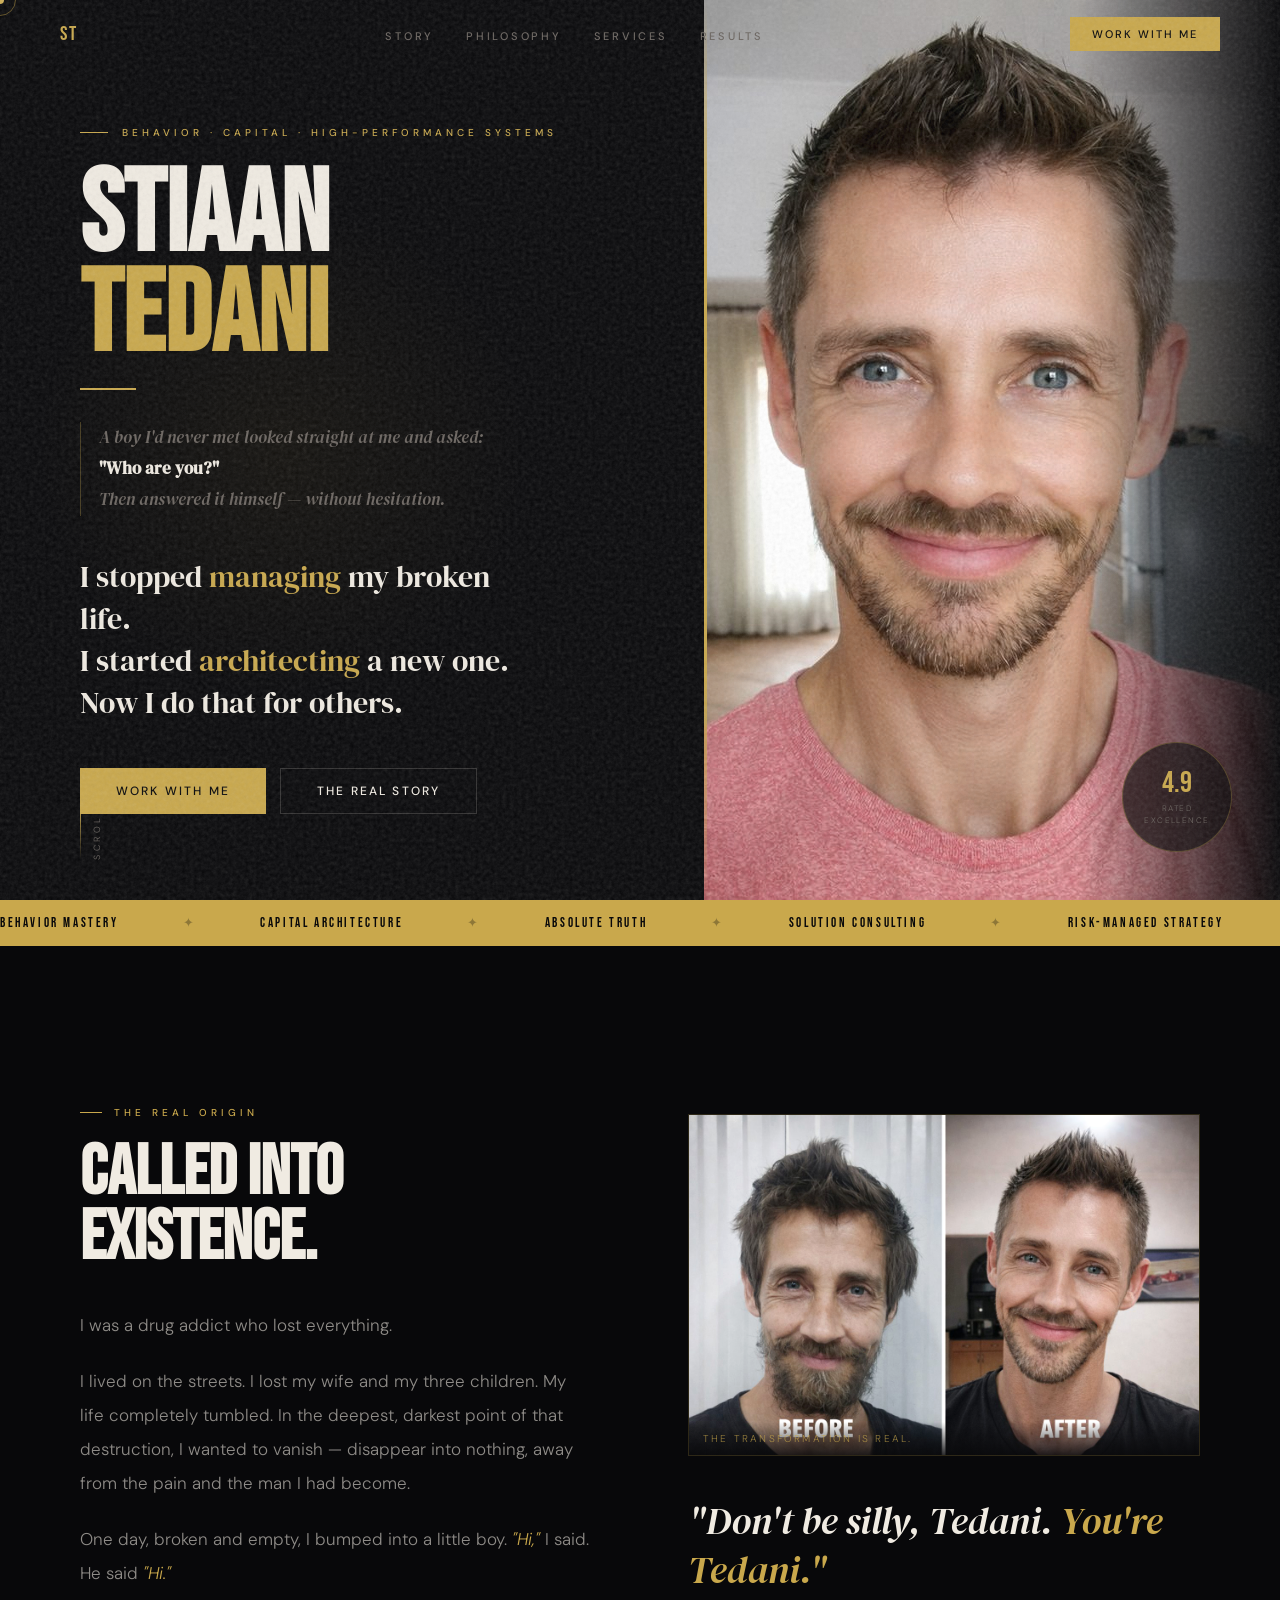
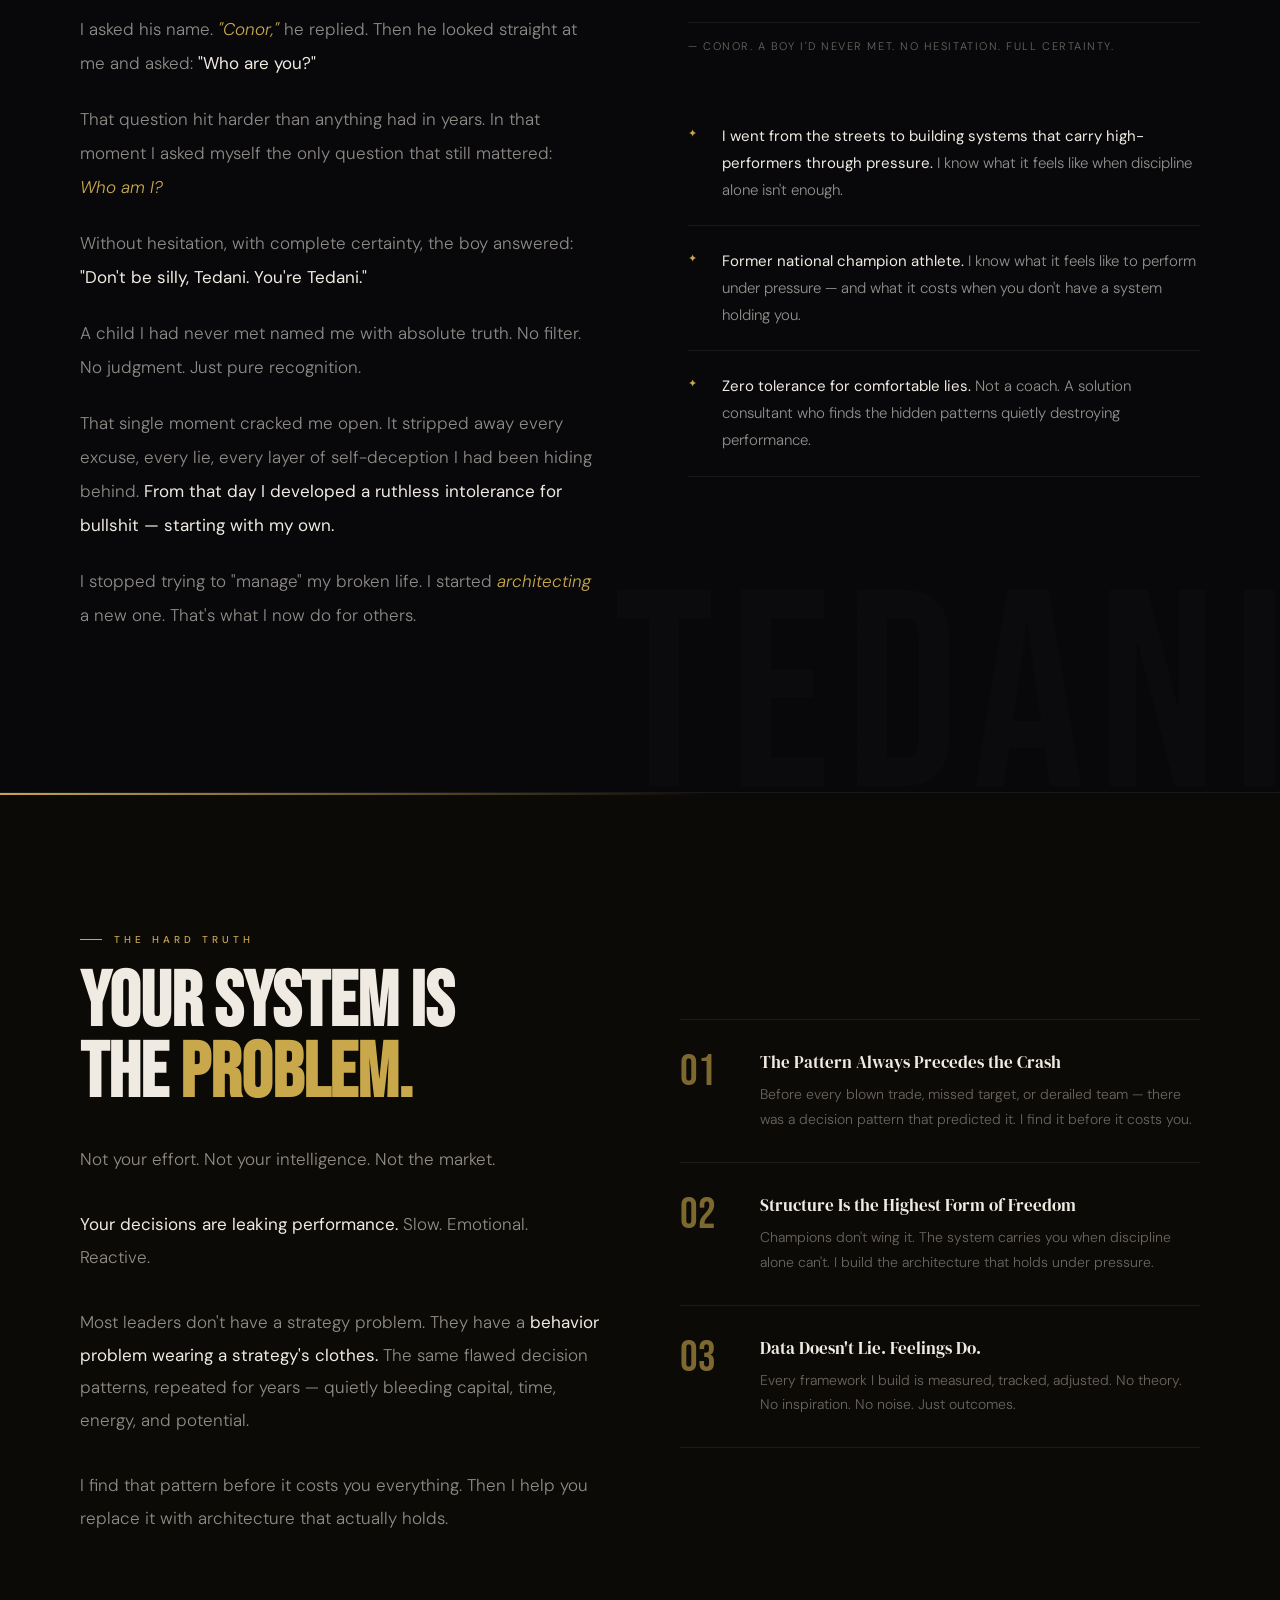
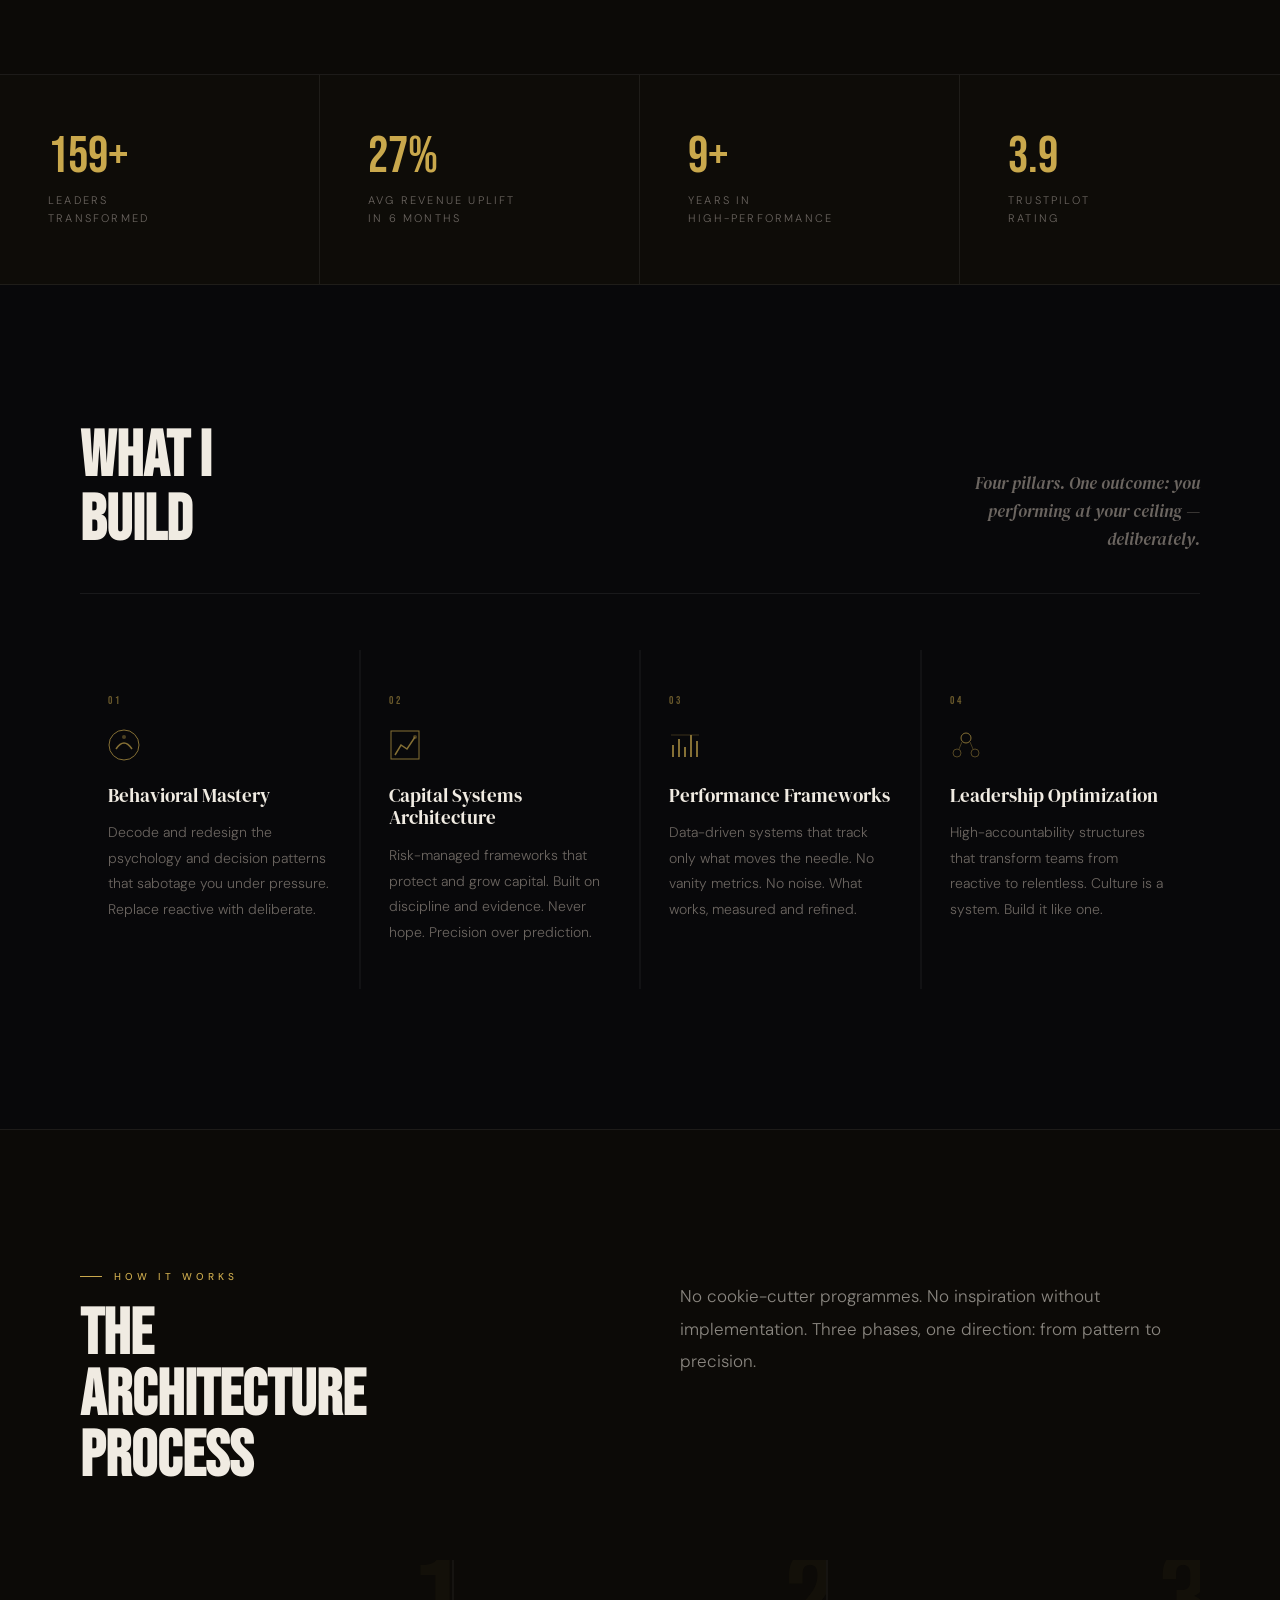
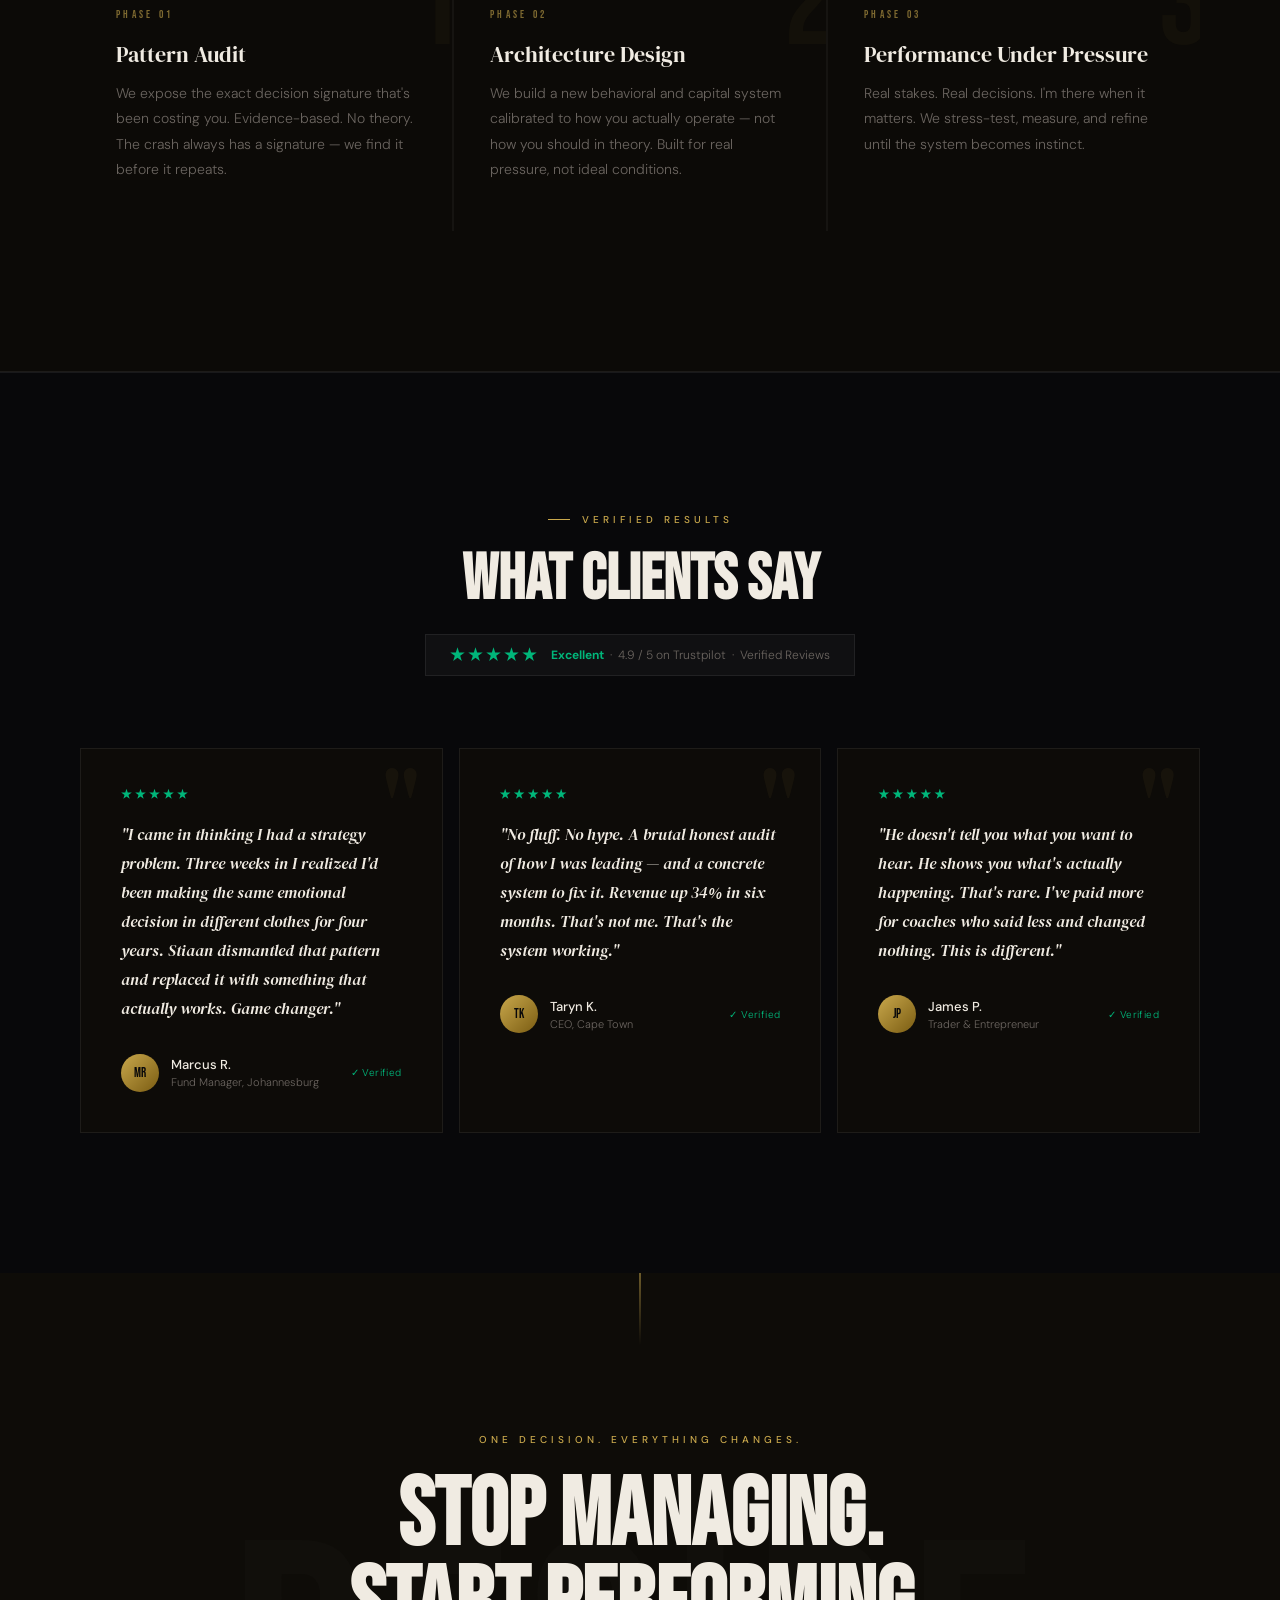
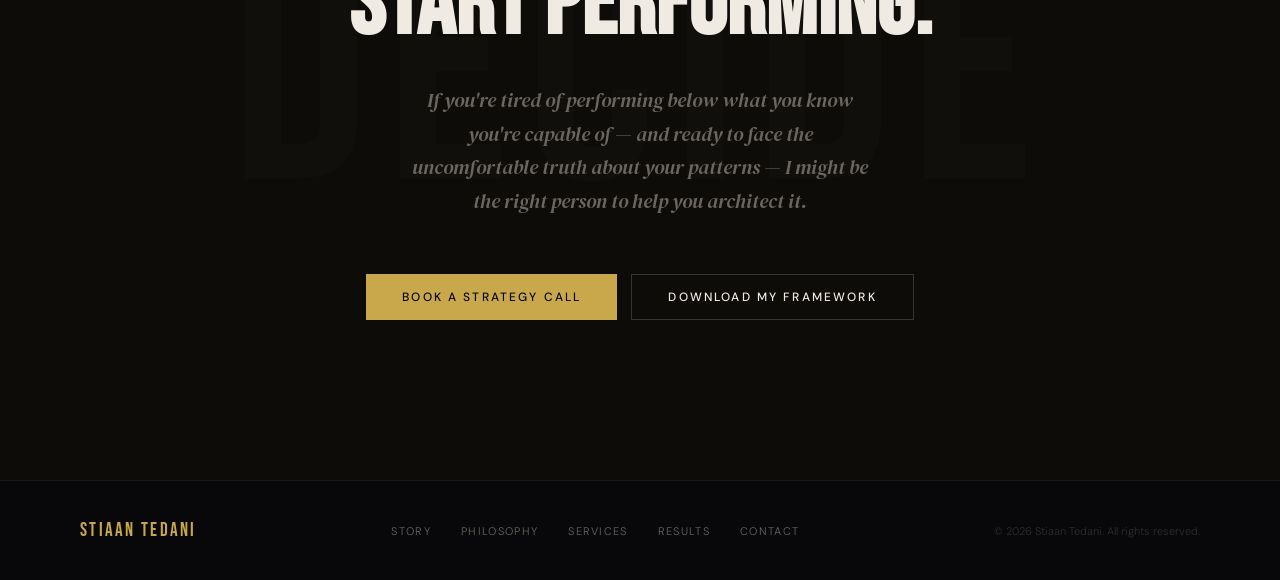
<file: index5.html>
<!DOCTYPE html>
<html lang="en">
<head>
<meta charset="UTF-8">
<meta name="viewport" content="width=device-width, initial-scale=1.0">
<title>Stiaan Tedani — Architect of Behavior & Capital</title>
<link href="https://fonts.googleapis.com/css2?family=Bebas+Neue&family=DM+Serif+Display:ital@0;1&family=DM+Sans:wght@300;400;500&display=swap" rel="stylesheet">
<style>
*,*::before,*::after{margin:0;padding:0;box-sizing:border-box}
:root{
  --black:#08080a;
  --off-white:#f0ebe2;
  --gold:#c9a84c;
  --gold-light:#e8c97a;
  --gold-dim:rgba(201,168,76,0.1);
  --dark:#0e0c08;
  --mid:#6b6560;
  --border:rgba(255,255,255,0.07);
}
html{scroll-behavior:smooth}
body{background:var(--black);color:var(--off-white);font-family:'DM Sans',sans-serif;font-weight:300;overflow-x:hidden;cursor:none}
body::before{content:'';position:fixed;inset:0;background-image:url("data:image/svg+xml,%3Csvg viewBox='0 0 256 256' xmlns='http://www.w3.org/2000/svg'%3E%3Cfilter id='noise'%3E%3CfeTurbulence type='fractalNoise' baseFrequency='0.9' numOctaves='4' seed='2'/%3E%3CfeColorMatrix type='saturate' values='0'/%3E%3C/filter%3E%3Crect width='256' height='256' filter='url(%23noise)' opacity='0.5'/%3E%3C/svg%3E");pointer-events:none;z-index:999;opacity:0.28}

/* CURSOR */
.cursor{position:fixed;top:0;left:0;width:8px;height:8px;background:var(--gold);border-radius:50%;pointer-events:none;z-index:10000;transform:translate(-50%,-50%);mix-blend-mode:screen;transition:transform .15s}
.cursor-ring{position:fixed;top:0;left:0;width:32px;height:32px;border:1px solid rgba(201,168,76,0.45);border-radius:50%;pointer-events:none;z-index:9999;transform:translate(-50%,-50%);transition:width .3s,height .3s,border-color .3s}
body:has(a:hover) .cursor-ring,body:has(button:hover) .cursor-ring{width:52px;height:52px;border-color:var(--gold)}

/* NAV */
nav{position:fixed;top:0;left:0;right:0;z-index:500;padding:0 60px;height:68px;display:flex;align-items:center;justify-content:space-between;transition:background .4s,backdrop-filter .4s,border-bottom .4s}
nav.scrolled{background:rgba(8,8,10,0.88);backdrop-filter:blur(16px);border-bottom:1px solid var(--border)}
.nav-logo{font-family:'Bebas Neue',sans-serif;font-size:20px;letter-spacing:.12em;color:var(--gold);text-decoration:none}
.nav-links{display:flex;gap:32px;list-style:none}
.nav-links a{font-size:11px;font-weight:500;letter-spacing:.25em;text-transform:uppercase;color:var(--mid);text-decoration:none;transition:color .2s;position:relative}
.nav-links a::after{content:'';position:absolute;bottom:-3px;left:0;width:0;height:1px;background:var(--gold);transition:width .3s}
.nav-links a:hover{color:var(--off-white)}
.nav-links a:hover::after{width:100%}
.nav-cta{font-size:11px;font-weight:500;letter-spacing:.18em;text-transform:uppercase;color:var(--black);background:var(--gold);padding:10px 22px;text-decoration:none;transition:background .2s}
.nav-cta:hover{background:var(--gold-light)}

/* HERO */
.hero{min-height:100vh;display:grid;grid-template-columns:55% 45%;position:relative;overflow:hidden}
.hero::after{content:'';position:absolute;width:500px;height:500px;background:radial-gradient(circle,rgba(201,168,76,0.06) 0%,transparent 70%);top:50%;left:22%;transform:translate(-50%,-50%);pointer-events:none}
.hero-left{display:flex;flex-direction:column;justify-content:center;padding:120px 60px 80px 80px;position:relative;z-index:2}
.hero-right{position:relative;overflow:hidden;background:#0d0b08}
.hero-right img{width:100%;height:100%;object-fit:cover;object-position:center top;filter:contrast(1.05) saturate(0.9);display:block;transition:transform 8s ease}
.hero-right:hover img{transform:scale(1.03)}
.hero-right::before{content:'';position:absolute;left:0;top:0;width:3px;height:100%;background:linear-gradient(to bottom,transparent,var(--gold) 25%,var(--gold) 75%,transparent);z-index:3}
.hero-right::after{content:'';position:absolute;right:0;top:0;width:35%;height:100%;background:linear-gradient(to left,var(--black),transparent);z-index:2}

/* photo credit badge */
.hero-badge{position:absolute;bottom:48px;right:48px;z-index:4;animation:floatBadge 4s ease-in-out infinite}
.hero-badge-inner{width:110px;height:110px;border:1px solid rgba(201,168,76,0.3);border-radius:50%;display:flex;flex-direction:column;align-items:center;justify-content:center;background:rgba(8,8,10,0.65);backdrop-filter:blur(10px);gap:4px}
.hero-badge-num{font-family:'Bebas Neue',sans-serif;font-size:30px;color:var(--gold);line-height:1}
.hero-badge-label{font-size:8px;letter-spacing:.18em;text-transform:uppercase;color:var(--mid);text-align:center;line-height:1.5}
@keyframes floatBadge{0%,100%{transform:translateY(0)}50%{transform:translateY(-7px)}}

.eyebrow{font-size:10px;font-weight:500;letter-spacing:.4em;text-transform:uppercase;color:var(--gold);margin-bottom:28px;display:flex;align-items:center;gap:14px;opacity:0;animation:fadeUp .9s .1s ease forwards}
.eyebrow::before{content:'';width:28px;height:1px;background:var(--gold);flex-shrink:0}
.hero-name{font-family:'Bebas Neue',sans-serif;font-size:clamp(72px,9vw,124px);line-height:.87;color:var(--off-white);margin-bottom:20px;opacity:0;animation:fadeUp .9s .2s ease forwards}
.hero-name span{color:var(--gold);display:block}
.name-rule{width:0;height:2px;background:var(--gold);margin-bottom:32px;animation:expandRule .8s .55s ease forwards}
@keyframes expandRule{from{width:0}to{width:56px}}
.hero-origin{font-family:'DM Serif Display',serif;font-style:italic;font-size:clamp(14px,1.5vw,17px);color:var(--mid);margin-bottom:40px;opacity:0;animation:fadeUp .9s .35s ease forwards;line-height:1.85;padding-left:18px;border-left:1px solid rgba(201,168,76,0.3);max-width:420px}
.hero-origin strong{color:var(--off-white);font-style:normal}
.hero-punch{font-family:'DM Serif Display',serif;font-size:clamp(20px,2.4vw,30px);line-height:1.4;color:var(--off-white);margin-bottom:44px;opacity:0;animation:fadeUp .9s .45s ease forwards;max-width:460px}
.hero-punch em{color:var(--gold);font-style:normal}
.hero-cta{display:flex;gap:14px;flex-wrap:wrap;opacity:0;animation:fadeUp .9s .55s ease forwards}
.scroll-hint{position:absolute;bottom:40px;left:80px;display:flex;align-items:center;gap:10px;opacity:0;animation:fadeUp 1s 1.2s ease forwards}
.scroll-line{width:1px;height:52px;background:linear-gradient(to bottom,var(--gold),transparent);animation:scrollPulse 2s ease-in-out infinite}
.scroll-text{font-size:9px;letter-spacing:.38em;text-transform:uppercase;color:var(--mid);writing-mode:vertical-rl;transform:rotate(180deg)}
@keyframes scrollPulse{0%,100%{opacity:.4}50%{opacity:1}}

/* BUTTONS */
.btn-primary{background:var(--gold);color:var(--black);font-size:12px;font-weight:500;letter-spacing:.18em;text-transform:uppercase;padding:15px 36px;border:none;cursor:none;text-decoration:none;display:inline-block;transition:background .2s,transform .2s,box-shadow .2s;position:relative;overflow:hidden}
.btn-primary::after{content:'';position:absolute;inset:0;background:linear-gradient(to right,transparent,rgba(255,255,255,0.14),transparent);transform:translateX(-100%);transition:transform .5s}
.btn-primary:hover::after{transform:translateX(100%)}
.btn-primary:hover{background:var(--gold-light);transform:translateY(-2px);box-shadow:0 10px 36px rgba(201,168,76,0.22)}
.btn-ghost{background:transparent;color:var(--off-white);font-size:12px;font-weight:500;letter-spacing:.18em;text-transform:uppercase;padding:14px 36px;border:1px solid rgba(240,235,226,0.18);cursor:none;text-decoration:none;display:inline-block;transition:border-color .2s,color .2s,transform .2s}
.btn-ghost:hover{border-color:var(--gold);color:var(--gold);transform:translateY(-2px)}

/* TICKER */
.strip{background:var(--gold);padding:15px 0;overflow:hidden}
.strip-inner{display:flex;gap:64px;animation:ticker 32s linear infinite;white-space:nowrap}
.strip span{font-family:'Bebas Neue',sans-serif;font-size:13px;letter-spacing:.2em;color:var(--black)}
.strip-dot{opacity:.3}
@keyframes ticker{0%{transform:translateX(0)}100%{transform:translateX(-50%)}}

/* REVEAL */
.reveal{opacity:0;transform:translateY(28px);transition:opacity .85s ease,transform .85s ease}
.reveal.visible{opacity:1;transform:translateY(0)}
.reveal-delay-1{transition-delay:.12s}
.reveal-delay-2{transition-delay:.24s}
.reveal-delay-3{transition-delay:.36s}
.reveal-delay-4{transition-delay:.48s}

/* SECTION LABEL */
.section-label{font-size:10px;letter-spacing:.4em;text-transform:uppercase;color:var(--gold);margin-bottom:22px;font-weight:500;display:flex;align-items:center;gap:12px}
.section-label::before{content:'';width:22px;height:1px;background:var(--gold)}

/* ORIGIN */
.origin-section{padding:160px 80px;display:grid;grid-template-columns:1fr 1fr;gap:96px;align-items:start;border-bottom:1px solid var(--border);position:relative;overflow:hidden}
.origin-section::before{content:'TEDANI';position:absolute;font-family:'Bebas Neue',sans-serif;font-size:280px;color:rgba(255,255,255,0.012);bottom:-50px;right:-20px;pointer-events:none;letter-spacing:.05em;line-height:1}
.origin-headline{font-family:'Bebas Neue',sans-serif;font-size:clamp(48px,5.5vw,80px);line-height:.93;color:var(--off-white);margin-bottom:36px}
.origin-body{font-size:17px;line-height:2;color:rgba(240,235,226,0.58)}
.origin-body p{margin-bottom:22px}
.origin-body p:last-child{margin-bottom:0}
.origin-body strong{color:var(--off-white);font-weight:400}
.origin-body em{color:var(--gold);font-style:italic}
.origin-right{display:flex;flex-direction:column;padding-top:8px}
.origin-quote{font-family:'DM Serif Display',serif;font-style:italic;font-size:clamp(24px,3vw,42px);line-height:1.28;color:var(--off-white);margin-bottom:16px;padding-bottom:28px;border-bottom:1px solid var(--border)}
.origin-quote span{color:var(--gold)}
.origin-attribution{font-size:11px;letter-spacing:.14em;text-transform:uppercase;color:var(--mid);margin-bottom:48px}
.origin-fact{padding:22px 0;border-bottom:1px solid var(--border);display:flex;gap:18px;align-items:flex-start}
.fact-marker{color:var(--gold);font-size:11px;padding-top:3px;min-width:16px}
.fact-text{font-size:15px;line-height:1.78;color:rgba(240,235,226,0.6)}
.fact-text strong{color:var(--off-white);font-weight:400}

/* TRUTH */
.truth{padding:140px 80px;background:#0c0a07;display:grid;grid-template-columns:1fr 1fr;gap:80px;align-items:center;border-bottom:1px solid var(--border);position:relative}
.truth::before{content:'';position:absolute;top:0;left:0;width:100%;height:2px;background:linear-gradient(to right,var(--gold) 0%,transparent 55%)}
.truth-headline{font-family:'Bebas Neue',sans-serif;font-size:clamp(50px,6vw,88px);line-height:.93;color:var(--off-white);margin-bottom:32px}
.truth-headline em{color:var(--gold);font-style:normal}
.truth-body{font-size:17px;line-height:1.92;color:rgba(240,235,226,0.58)}
.truth-body strong{color:var(--off-white);font-weight:400}
.truth-right{display:flex;flex-direction:column}
.truth-stat{padding:30px 0;border-bottom:1px solid var(--border);display:flex;gap:24px;align-items:flex-start;transition:padding-left .3s;cursor:default}
.truth-stat:first-child{border-top:1px solid var(--border)}
.truth-stat:hover{padding-left:10px}
.stat-num{font-family:'Bebas Neue',sans-serif;font-size:44px;color:var(--gold);line-height:1;min-width:56px;opacity:.6;transition:opacity .3s}
.truth-stat:hover .stat-num{opacity:1}
.stat-title{font-family:'DM Serif Display',serif;font-size:17px;color:var(--off-white);margin-bottom:8px}
.stat-desc{font-size:14px;color:var(--mid);line-height:1.78}

/* METRICS */
.metrics{padding:0;background:var(--dark);display:grid;grid-template-columns:repeat(4,1fr);border-bottom:1px solid var(--border)}
.metric-item{padding:56px 48px;border-right:1px solid var(--border)}
.metric-item:last-child{border-right:none}
.metric-num{font-family:'Bebas Neue',sans-serif;font-size:clamp(44px,4vw,62px);color:var(--gold);line-height:1;margin-bottom:10px}
.metric-label{font-size:11px;letter-spacing:.2em;text-transform:uppercase;color:var(--mid);line-height:1.6}

/* EXPERTISE */
.expertise{padding:140px 80px;background:var(--black)}
.expertise-header{display:flex;justify-content:space-between;align-items:flex-end;margin-bottom:56px;border-bottom:1px solid var(--border);padding-bottom:40px}
.expertise-title{font-family:'Bebas Neue',sans-serif;font-size:clamp(44px,5vw,72px);line-height:1;color:var(--off-white)}
.expertise-intro{font-family:'DM Serif Display',serif;font-style:italic;font-size:17px;color:var(--mid);max-width:300px;text-align:right;line-height:1.65}
.expertise-grid{display:grid;grid-template-columns:repeat(4,1fr);gap:2px;background:rgba(255,255,255,0.04)}
.expertise-card{background:var(--black);padding:44px 28px;position:relative;overflow:hidden;transition:background .35s}
.expertise-card::before{content:'';position:absolute;bottom:0;left:0;width:100%;height:2px;background:var(--gold);transform:scaleX(0);transform-origin:left;transition:transform .45s cubic-bezier(.4,0,.2,1)}
.expertise-card:hover::before{transform:scaleX(1)}
.expertise-card:hover{background:#0f0d0a}
.card-num{font-family:'Bebas Neue',sans-serif;font-size:11px;letter-spacing:.3em;color:var(--gold);margin-bottom:22px;opacity:.5}
.card-icon{width:32px;height:32px;margin-bottom:18px;opacity:.65;transition:opacity .3s}
.expertise-card:hover .card-icon{opacity:1}
.card-title{font-family:'DM Serif Display',serif;font-size:19px;color:var(--off-white);margin-bottom:14px;line-height:1.2}
.card-desc{font-size:14px;color:var(--mid);line-height:1.82}

/* PROCESS */
.process{padding:140px 80px;background:#0c0a07;border-top:1px solid var(--border);border-bottom:1px solid var(--border)}
.process-header{display:grid;grid-template-columns:1fr 1fr;gap:80px;margin-bottom:72px}
.process-title{font-family:'Bebas Neue',sans-serif;font-size:clamp(42px,5vw,68px);line-height:.95;color:var(--off-white)}
.process-intro{font-size:17px;line-height:1.92;color:rgba(240,235,226,0.55);padding-top:10px}
.process-steps{display:grid;grid-template-columns:repeat(3,1fr);gap:2px;background:rgba(255,255,255,0.04)}
.process-step{background:#0c0a07;padding:48px 36px;position:relative;overflow:hidden}
.process-step::before{content:attr(data-step);position:absolute;top:-20px;right:-10px;font-family:'Bebas Neue',sans-serif;font-size:130px;color:rgba(201,168,76,0.04);line-height:1;pointer-events:none}
.step-num{font-family:'Bebas Neue',sans-serif;font-size:11px;letter-spacing:.3em;color:var(--gold);margin-bottom:20px;opacity:.6}
.step-title{font-family:'DM Serif Display',serif;font-size:22px;color:var(--off-white);margin-bottom:14px;line-height:1.2}
.step-desc{font-size:14px;color:var(--mid);line-height:1.82}

/* REVIEWS */
.reviews{padding:140px 80px;background:var(--black);border-top:1px solid var(--border)}
.reviews-header{text-align:center;margin-bottom:18px}
.reviews-title{font-family:'Bebas Neue',sans-serif;font-size:clamp(44px,5vw,70px);color:var(--off-white);line-height:1;margin-bottom:22px}
.trustpilot-badge{display:inline-flex;align-items:center;gap:14px;background:rgba(255,255,255,0.03);border:1px solid var(--border);padding:12px 24px;margin-bottom:72px}
.tp-stars{display:flex;gap:3px}
.tp-star{width:15px;height:15px;background:#00b67a;clip-path:polygon(50% 0%,61% 35%,98% 35%,68% 57%,79% 91%,50% 70%,21% 91%,32% 57%,2% 35%,39% 35%)}
.tp-text{font-size:12px;color:var(--mid)}
.tp-text strong{color:#00b67a}
.reviews-grid{display:grid;grid-template-columns:repeat(3,1fr);gap:16px}
.review-card{background:#0d0b08;padding:40px;border:1px solid var(--border);transition:border-color .3s,transform .3s;position:relative;overflow:hidden}
.review-card::before{content:'"';position:absolute;top:10px;right:22px;font-family:'DM Serif Display',serif;font-size:90px;color:rgba(201,168,76,0.055);line-height:1;pointer-events:none}
.review-card:hover{border-color:rgba(201,168,76,0.24);transform:translateY(-4px)}
.review-stars{display:flex;gap:3px;margin-bottom:20px}
.r-star{width:11px;height:11px;background:#00b67a;clip-path:polygon(50% 0%,61% 35%,98% 35%,68% 57%,79% 91%,50% 70%,21% 91%,32% 57%,2% 35%,39% 35%)}
.review-text{font-family:'DM Serif Display',serif;font-style:italic;font-size:16px;line-height:1.82;color:var(--off-white);margin-bottom:30px}
.review-author{display:flex;align-items:center;gap:12px}
.review-avatar{width:38px;height:38px;border-radius:50%;background:linear-gradient(135deg,var(--gold),#7a5c12);display:flex;align-items:center;justify-content:center;font-family:'Bebas Neue',sans-serif;font-size:13px;color:var(--black);flex-shrink:0}
.review-name{font-size:13px;font-weight:500;color:var(--off-white)}
.review-role{font-size:11px;color:var(--mid);margin-top:2px}
.review-verified{margin-left:auto;font-size:10px;color:#00b67a;letter-spacing:.04em}

/* CTA */
.cta-section{padding:160px 80px;background:var(--dark);text-align:center;position:relative;overflow:hidden}
.cta-section::before{content:'DECIDE';position:absolute;font-family:'Bebas Neue',sans-serif;font-size:340px;color:rgba(255,255,255,0.011);top:50%;left:50%;transform:translate(-50%,-50%);white-space:nowrap;pointer-events:none;letter-spacing:.05em}
.cta-section::after{content:'';position:absolute;top:0;left:50%;width:1px;height:72px;background:linear-gradient(to bottom,var(--gold),transparent);transform:translateX(-50%)}
.cta-label{font-size:10px;letter-spacing:.4em;text-transform:uppercase;color:var(--gold);margin-bottom:26px;font-weight:500}
.cta-headline{font-family:'Bebas Neue',sans-serif;font-size:clamp(52px,7.5vw,108px);line-height:.93;color:var(--off-white);margin-bottom:34px}
.cta-sub{font-family:'DM Serif Display',serif;font-style:italic;font-size:20px;color:var(--mid);margin:0 auto 56px;max-width:460px;line-height:1.68}
.cta-buttons{display:flex;gap:14px;justify-content:center;flex-wrap:wrap;position:relative;z-index:2}

/* FOOTER */
footer{padding:38px 80px;border-top:1px solid var(--border);display:flex;justify-content:space-between;align-items:center}
.footer-name{font-family:'Bebas Neue',sans-serif;font-size:19px;letter-spacing:.12em;color:var(--gold)}
.footer-links{display:flex;gap:30px}
.footer-links a{font-size:11px;letter-spacing:.12em;text-transform:uppercase;color:var(--mid);text-decoration:none;transition:color .2s}
.footer-links a:hover{color:var(--gold)}
.footer-copy{font-size:11px;color:rgba(107,101,96,.4)}

@keyframes fadeUp{from{opacity:0;transform:translateY(26px)}to{opacity:1;transform:translateY(0)}}

/* MOBILE */
@media(max-width:1024px){.metrics{grid-template-columns:repeat(2,1fr)}.process-steps{grid-template-columns:1fr 1fr}}
@media(max-width:960px){
  nav{padding:0 28px}.nav-links{display:none}
  .hero{grid-template-columns:1fr;min-height:auto}.hero-right{height:55vw}.hero-left{padding:96px 28px 56px}
  .scroll-hint{display:none}
  .origin-section,.truth,.process-header{grid-template-columns:1fr;gap:48px}
  .expertise-grid{grid-template-columns:1fr 1fr}
  .reviews-grid{grid-template-columns:1fr}
  .origin-section,.truth,.expertise,.reviews,.process,.cta-section,footer,.metrics{padding-left:28px;padding-right:28px}
  .expertise-header{flex-direction:column;align-items:flex-start;gap:12px}.expertise-intro{text-align:left;max-width:100%}
  .metrics{padding-top:0;padding-bottom:0}
  .metric-item{padding:40px 28px}
  .process-steps{grid-template-columns:1fr}
}
@media(max-width:600px){
  .expertise-grid{grid-template-columns:1fr}
  .metrics{grid-template-columns:1fr 1fr}
  footer{flex-direction:column;gap:18px;text-align:center}.footer-links{flex-wrap:wrap;justify-content:center}
  body{cursor:auto}.cursor,.cursor-ring{display:none}
}
</style>
</head>
<body>

<div class="cursor" id="cursor"></div>
<div class="cursor-ring" id="cursorRing"></div>

<nav id="mainNav">
  <a href="#" class="nav-logo">ST</a>
  <ul class="nav-links">
    <li><a href="#origin">Story</a></li>
    <li><a href="#truth">Philosophy</a></li>
    <li><a href="#expertise">Services</a></li>
    <li><a href="#reviews">Results</a></li>
  </ul>
  <a href="#cta" class="nav-cta">Work With Me</a>
</nav>

<!-- HERO -->
<section class="hero">
  <div class="hero-left">
    <p class="eyebrow">Behavior · Capital · High-Performance Systems</p>
    <h1 class="hero-name">STIAAN<br><span>TEDANI</span></h1>
    <div class="name-rule"></div>
    <p class="hero-origin">
      A boy I'd never met looked straight at me and asked:<br>
      <strong>"Who are you?"</strong><br>
      Then answered it himself — without hesitation.
    </p>
    <p class="hero-punch">
      I stopped <em>managing</em> my broken life.<br>
      I started <em>architecting</em> a new one.<br>
      Now I do that for others.
    </p>
    <div class="hero-cta">
      <a href="#cta" class="btn-primary">Work With Me</a>
      <a href="#origin" class="btn-ghost">The Real Story</a>
    </div>
  </div>
  <div class="hero-right">
    <img src="[data-uri]" alt="Stiaan Tedani">
    <div class="hero-badge">
      <div class="hero-badge-inner">
        <div class="hero-badge-num">4.9</div>
        <div class="hero-badge-label">Rated<br>Excellence</div>
      </div>
    </div>
  </div>
  <div class="scroll-hint">
    <div class="scroll-line"></div>
    <div class="scroll-text">Scroll</div>
  </div>
</section>

<!-- TICKER -->
<div class="strip">
  <div class="strip-inner">
    <span>Behavior Mastery</span><span class="strip-dot"> ✦ </span>
    <span>Capital Architecture</span><span class="strip-dot"> ✦ </span>
    <span>Absolute Truth</span><span class="strip-dot"> ✦ </span>
    <span>Solution Consulting</span><span class="strip-dot"> ✦ </span>
    <span>Risk-Managed Strategy</span><span class="strip-dot"> ✦ </span>
    <span>Pattern Recognition</span><span class="strip-dot"> ✦ </span>
    <span>High-Performance Systems</span><span class="strip-dot"> ✦ </span>
    <span>Structure Before Scale</span><span class="strip-dot"> ✦ </span>
    <span>Behavior Mastery</span><span class="strip-dot"> ✦ </span>
    <span>Capital Architecture</span><span class="strip-dot"> ✦ </span>
    <span>Absolute Truth</span><span class="strip-dot"> ✦ </span>
    <span>Solution Consulting</span><span class="strip-dot"> ✦ </span>
    <span>Risk-Managed Strategy</span><span class="strip-dot"> ✦ </span>
    <span>Pattern Recognition</span><span class="strip-dot"> ✦ </span>
    <span>High-Performance Systems</span><span class="strip-dot"> ✦ </span>
    <span>Structure Before Scale</span><span class="strip-dot"> ✦ </span>
  </div>
</div>

<!-- ORIGIN -->
<section class="origin-section" id="origin">
  <div>
    <p class="section-label reveal">The Real Origin</p>
    <h2 class="origin-headline reveal reveal-delay-1">CALLED INTO<br>EXISTENCE.</h2>
    <div class="origin-body reveal reveal-delay-2">
      <p>I was a drug addict who lost everything.</p>
      <p>I lived on the streets. I lost my wife and my three children. My life completely tumbled. In the deepest, darkest point of that destruction, I wanted to vanish — disappear into nothing, away from the pain and the man I had become.</p>
      <p>One day, broken and empty, I bumped into a little boy. <em>"Hi,"</em> I said. He said <em>"Hi."</em></p>
      <p>I asked his name. <em>"Conor,"</em> he replied. Then he looked straight at me and asked: <strong>"Who are you?"</strong></p>
      <p>That question hit harder than anything had in years. In that moment I asked myself the only question that still mattered: <em>Who am I?</em></p>
      <p>Without hesitation, with complete certainty, the boy answered: <strong>"Don't be silly, Tedani. You're Tedani."</strong></p>
      <p>A child I had never met named me with absolute truth. No filter. No judgment. Just pure recognition.</p>
      <p>That single moment cracked me open. It stripped away every excuse, every lie, every layer of self-deception I had been hiding behind. <strong>From that day I developed a ruthless intolerance for bullshit — starting with my own.</strong></p>
      <p>I stopped trying to "manage" my broken life. I started <em>architecting</em> a new one. That's what I now do for others.</p>
    </div>
  </div>
  <div class="origin-right reveal reveal-delay-2">
    <div style="margin-bottom:40px;border:1px solid rgba(201,168,76,0.2);overflow:hidden;position:relative">
      <img src="[data-uri]" alt="Stiaan Tedani - Before and After" style="width:100%;display:block;filter:contrast(1.05)">
      <div style="position:absolute;bottom:0;left:0;right:0;padding:10px 14px;background:linear-gradient(to top,rgba(8,8,10,0.85),transparent);font-size:10px;letter-spacing:.22em;text-transform:uppercase;color:rgba(201,168,76,0.7)">The transformation is real.</div>
    </div>
    
    <div class="origin-quote">
      "Don't be silly, Tedani. <span>You're Tedani."</span>
    </div>
    <div class="origin-attribution">— Conor. A boy I'd never met. No hesitation. Full certainty.</div>
    <div>
      <div class="origin-fact">
        <div class="fact-marker">✦</div>
        <div class="fact-text"><strong>I went from the streets to building systems that carry high-performers through pressure.</strong> I know what it feels like when discipline alone isn't enough.</div>
      </div>
      <div class="origin-fact">
        <div class="fact-marker">✦</div>
        <div class="fact-text"><strong>Former national champion athlete.</strong> I know what it feels like to perform under pressure — and what it costs when you don't have a system holding you.</div>
      </div>
      <div class="origin-fact">
        <div class="fact-marker">✦</div>
        <div class="fact-text"><strong>Zero tolerance for comfortable lies.</strong> Not a coach. A solution consultant who finds the hidden patterns quietly destroying performance.</div>
      </div>
    </div>
  </div>
</section>

<!-- TRUTH -->
<section class="truth" id="truth">
  <div>
    <p class="section-label reveal">The Hard Truth</p>
    <h2 class="truth-headline reveal reveal-delay-1">YOUR SYSTEM IS<br>THE <em>PROBLEM.</em></h2>
    <div class="truth-body reveal reveal-delay-2">
      Not your effort. Not your intelligence. Not the market.<br><br>
      <strong>Your decisions are leaking performance.</strong> Slow. Emotional. Reactive.<br><br>
      Most leaders don't have a strategy problem. They have a <strong>behavior problem wearing a strategy's clothes.</strong> The same flawed decision patterns, repeated for years — quietly bleeding capital, time, energy, and potential.<br><br>
      I find that pattern before it costs you everything. Then I help you replace it with architecture that actually holds.
    </div>
  </div>
  <div class="truth-right reveal reveal-delay-2">
    <div class="truth-stat">
      <div class="stat-num">01</div>
      <div>
        <div class="stat-title">The Pattern Always Precedes the Crash</div>
        <div class="stat-desc">Before every blown trade, missed target, or derailed team — there was a decision pattern that predicted it. I find it before it costs you.</div>
      </div>
    </div>
    <div class="truth-stat">
      <div class="stat-num">02</div>
      <div>
        <div class="stat-title">Structure Is the Highest Form of Freedom</div>
        <div class="stat-desc">Champions don't wing it. The system carries you when discipline alone can't. I build the architecture that holds under pressure.</div>
      </div>
    </div>
    <div class="truth-stat">
      <div class="stat-num">03</div>
      <div>
        <div class="stat-title">Data Doesn't Lie. Feelings Do.</div>
        <div class="stat-desc">Every framework I build is measured, tracked, adjusted. No theory. No inspiration. No noise. Just outcomes.</div>
      </div>
    </div>
  </div>
</section>

<!-- METRICS -->
<div class="metrics">
  <div class="metric-item">
    <div class="metric-num reveal" data-target="200" data-suffix="+">200+</div>
    <div class="metric-label reveal reveal-delay-1">Leaders<br>Transformed</div>
  </div>
  <div class="metric-item">
    <div class="metric-num reveal reveal-delay-1" data-target="34" data-suffix="%">34%</div>
    <div class="metric-label reveal reveal-delay-2">Avg Revenue Uplift<br>in 6 Months</div>
  </div>
  <div class="metric-item">
    <div class="metric-num reveal reveal-delay-2" data-target="12" data-suffix="+">12+</div>
    <div class="metric-label reveal reveal-delay-3">Years in<br>High-Performance</div>
  </div>
  <div class="metric-item">
    <div class="metric-num reveal reveal-delay-3" data-target="4.9" data-suffix="" data-decimal="1">4.9</div>
    <div class="metric-label reveal reveal-delay-4">Trustpilot<br>Rating</div>
  </div>
</div>

<!-- EXPERTISE -->
<section class="expertise" id="expertise">
  <div class="expertise-header reveal">
    <h2 class="expertise-title">WHAT I<br>BUILD</h2>
    <p class="expertise-intro">Four pillars. One outcome: you performing at your ceiling — deliberately.</p>
  </div>
  <div class="expertise-grid">
    <div class="expertise-card reveal">
      <div class="card-num">01</div>
      <svg class="card-icon" viewBox="0 0 32 32" fill="none"><circle cx="16" cy="16" r="15" stroke="#c9a84c" stroke-width="1"/><path d="M8 20 Q16 8 24 20" stroke="#c9a84c" stroke-width="1.5" fill="none"/><circle cx="16" cy="8" r="2" fill="#c9a84c" opacity=".55"/></svg>
      <div class="card-title">Behavioral Mastery</div>
      <div class="card-desc">Decode and redesign the psychology and decision patterns that sabotage you under pressure. Replace reactive with deliberate.</div>
    </div>
    <div class="expertise-card reveal reveal-delay-1">
      <div class="card-num">02</div>
      <svg class="card-icon" viewBox="0 0 32 32" fill="none"><rect x="2" y="2" width="28" height="28" stroke="#c9a84c" stroke-width="1"/><path d="M6 26 L12 16 L18 20 L26 8" stroke="#c9a84c" stroke-width="1.5" fill="none"/><circle cx="26" cy="8" r="2" fill="#c9a84c" opacity=".55"/></svg>
      <div class="card-title">Capital Systems Architecture</div>
      <div class="card-desc">Risk-managed frameworks that protect and grow capital. Built on discipline and evidence. Never hope. Precision over prediction.</div>
    </div>
    <div class="expertise-card reveal reveal-delay-2">
      <div class="card-num">03</div>
      <svg class="card-icon" viewBox="0 0 32 32" fill="none"><path d="M4 28 L4 16 M10 28 L10 10 M16 28 L16 18 M22 28 L22 6 M28 28 L28 12" stroke="#c9a84c" stroke-width="2"/><path d="M2 6 L30 6" stroke="#c9a84c" stroke-width="1" opacity=".4"/></svg>
      <div class="card-title">Performance Frameworks</div>
      <div class="card-desc">Data-driven systems that track only what moves the needle. No vanity metrics. No noise. What works, measured and refined.</div>
    </div>
    <div class="expertise-card reveal reveal-delay-3">
      <div class="card-num">04</div>
      <svg class="card-icon" viewBox="0 0 32 32" fill="none"><circle cx="16" cy="9" r="5" stroke="#c9a84c" stroke-width="1"/><circle cx="7" cy="24" r="4" stroke="#c9a84c" stroke-width="1" opacity=".6"/><circle cx="25" cy="24" r="4" stroke="#c9a84c" stroke-width="1" opacity=".6"/><path d="M12 13 L9 20 M20 13 L23 20" stroke="#c9a84c" stroke-width="1" opacity=".5"/></svg>
      <div class="card-title">Leadership Optimization</div>
      <div class="card-desc">High-accountability structures that transform teams from reactive to relentless. Culture is a system. Build it like one.</div>
    </div>
  </div>
</section>

<!-- PROCESS -->
<section class="process" id="process">
  <div class="process-header">
    <div>
      <p class="section-label reveal">How It Works</p>
      <h2 class="process-title reveal reveal-delay-1">THE<br>ARCHITECTURE<br>PROCESS</h2>
    </div>
    <p class="process-intro reveal reveal-delay-2">
      No cookie-cutter programmes. No inspiration without implementation. Three phases, one direction: from pattern to precision.
    </p>
  </div>
  <div class="process-steps">
    <div class="process-step reveal" data-step="1">
      <div class="step-num">Phase 01</div>
      <div class="step-title">Pattern Audit</div>
      <div class="step-desc">We expose the exact decision signature that's been costing you. Evidence-based. No theory. The crash always has a signature — we find it before it repeats.</div>
    </div>
    <div class="process-step reveal reveal-delay-1" data-step="2">
      <div class="step-num">Phase 02</div>
      <div class="step-title">Architecture Design</div>
      <div class="step-desc">We build a new behavioral and capital system calibrated to how you actually operate — not how you should in theory. Built for real pressure, not ideal conditions.</div>
    </div>
    <div class="process-step reveal reveal-delay-2" data-step="3">
      <div class="step-num">Phase 03</div>
      <div class="step-title">Performance Under Pressure</div>
      <div class="step-desc">Real stakes. Real decisions. I'm there when it matters. We stress-test, measure, and refine until the system becomes instinct.</div>
    </div>
  </div>
</section>

<!-- REVIEWS -->
<section class="reviews" id="reviews">
  <div class="reviews-header">
    <p class="section-label reveal" style="justify-content:center">Verified Results</p>
    <h2 class="reviews-title reveal reveal-delay-1">WHAT CLIENTS SAY</h2>
  </div>
  <div style="text-align:center" class="reveal reveal-delay-2">
    <div class="trustpilot-badge">
      <div class="tp-stars"><div class="tp-star"></div><div class="tp-star"></div><div class="tp-star"></div><div class="tp-star"></div><div class="tp-star"></div></div>
      <div class="tp-text"><strong>Excellent</strong> &nbsp;·&nbsp; 4.9 / 5 on Trustpilot &nbsp;·&nbsp; Verified Reviews</div>
    </div>
  </div>
  <div class="reviews-grid">
    <div class="review-card reveal">
      <div class="review-stars"><div class="r-star"></div><div class="r-star"></div><div class="r-star"></div><div class="r-star"></div><div class="r-star"></div></div>
      <p class="review-text">"I came in thinking I had a strategy problem. Three weeks in I realized I'd been making the same emotional decision in different clothes for four years. Stiaan dismantled that pattern and replaced it with something that actually works. Game changer."</p>
      <div class="review-author">
        <div class="review-avatar">MR</div>
        <div><div class="review-name">Marcus R.</div><div class="review-role">Fund Manager, Johannesburg</div></div>
        <div class="review-verified">✓ Verified</div>
      </div>
    </div>
    <div class="review-card reveal reveal-delay-1">
      <div class="review-stars"><div class="r-star"></div><div class="r-star"></div><div class="r-star"></div><div class="r-star"></div><div class="r-star"></div></div>
      <p class="review-text">"No fluff. No hype. A brutal honest audit of how I was leading — and a concrete system to fix it. Revenue up 34% in six months. That's not me. That's the system working."</p>
      <div class="review-author">
        <div class="review-avatar">TK</div>
        <div><div class="review-name">Taryn K.</div><div class="review-role">CEO, Cape Town</div></div>
        <div class="review-verified">✓ Verified</div>
      </div>
    </div>
    <div class="review-card reveal reveal-delay-2">
      <div class="review-stars"><div class="r-star"></div><div class="r-star"></div><div class="r-star"></div><div class="r-star"></div><div class="r-star"></div></div>
      <p class="review-text">"He doesn't tell you what you want to hear. He shows you what's actually happening. That's rare. I've paid more for coaches who said less and changed nothing. This is different."</p>
      <div class="review-author">
        <div class="review-avatar">JP</div>
        <div><div class="review-name">James P.</div><div class="review-role">Trader &amp; Entrepreneur</div></div>
        <div class="review-verified">✓ Verified</div>
      </div>
    </div>
  </div>
</section>

<!-- CTA -->
<section class="cta-section" id="cta">
  <p class="cta-label reveal">One Decision. Everything Changes.</p>
  <h2 class="cta-headline reveal reveal-delay-1">STOP MANAGING.<br>START PERFORMING.</h2>
  <p class="cta-sub reveal reveal-delay-2">If you're tired of performing below what you know you're capable of — and ready to face the uncomfortable truth about your patterns — I might be the right person to help you architect it.</p>
  <div class="cta-buttons reveal reveal-delay-3">
    <a href="mailto:hello@stiaan.com" class="btn-primary">Book a Strategy Call</a>
    <a href="#" class="btn-ghost">Download My Framework</a>
  </div>
</section>

<footer>
  <div class="footer-name">STIAAN TEDANI</div>
  <div class="footer-links">
    <a href="#origin">Story</a>
    <a href="#truth">Philosophy</a>
    <a href="#expertise">Services</a>
    <a href="#reviews">Results</a>
    <a href="#cta">Contact</a>
  </div>
  <div class="footer-copy">© 2026 Stiaan Tedani. All rights reserved.</div>
</footer>

<script>
// CURSOR
const cursor=document.getElementById('cursor'),ring=document.getElementById('cursorRing');
let mx=0,my=0,rx=0,ry=0;
document.addEventListener('mousemove',e=>{mx=e.clientX;my=e.clientY;cursor.style.left=mx+'px';cursor.style.top=my+'px'});
(function animRing(){rx+=(mx-rx)*.11;ry+=(my-ry)*.11;ring.style.left=rx+'px';ring.style.top=ry+'px';requestAnimationFrame(animRing)})();

// NAV
window.addEventListener('scroll',()=>document.getElementById('mainNav').classList.toggle('scrolled',scrollY>60));

// SCROLL REVEAL
const obs=new IntersectionObserver(entries=>{entries.forEach(e=>{if(e.isIntersecting){e.target.classList.add('visible');obs.unobserve(e.target)}})},{threshold:0.07,rootMargin:'0px 0px -30px 0px'});
document.querySelectorAll('.reveal').forEach(el=>obs.observe(el));

// COUNTERS
function animCounter(el){
  const target=parseFloat(el.dataset.target);
  const suffix=el.dataset.suffix||'';
  const dec=parseInt(el.dataset.decimal||0);
  const dur=1800,start=performance.now();
  function step(now){
    const p=Math.min((now-start)/dur,1);
    const eased=1-Math.pow(1-p,3);
    const val=target*eased;
    el.textContent=(dec?val.toFixed(dec):Math.floor(val))+suffix;
    if(p<1)requestAnimationFrame(step);
    else el.textContent=(dec?target.toFixed(dec):target)+suffix;
  }
  requestAnimationFrame(step);
}
const cObs=new IntersectionObserver(entries=>{entries.forEach(e=>{if(e.isIntersecting){setTimeout(()=>animCounter(e.target),150);cObs.unobserve(e.target)}})},{threshold:0.1,rootMargin:'0px 0px -10px 0px'});
document.querySelectorAll('.metric-num[data-target]').forEach(el=>cObs.observe(el));
</script>
</body>
</html>
</file>
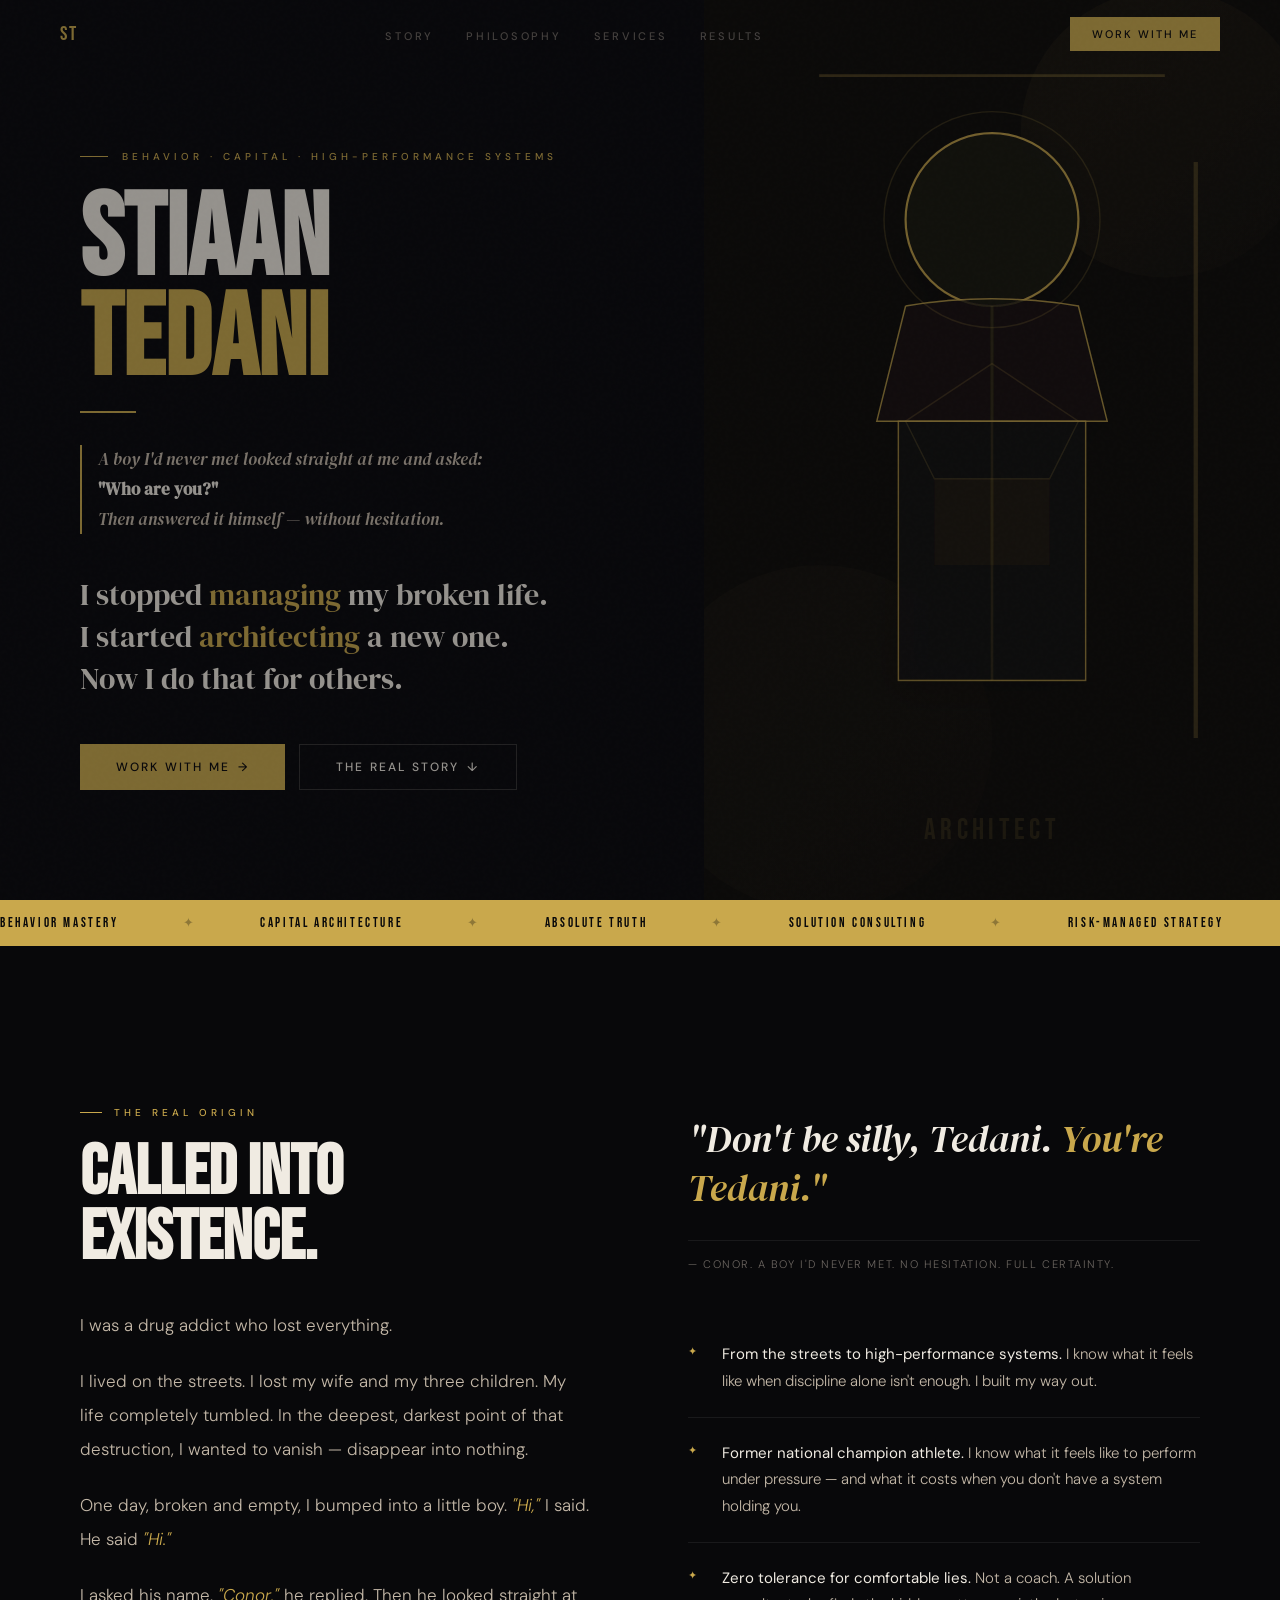
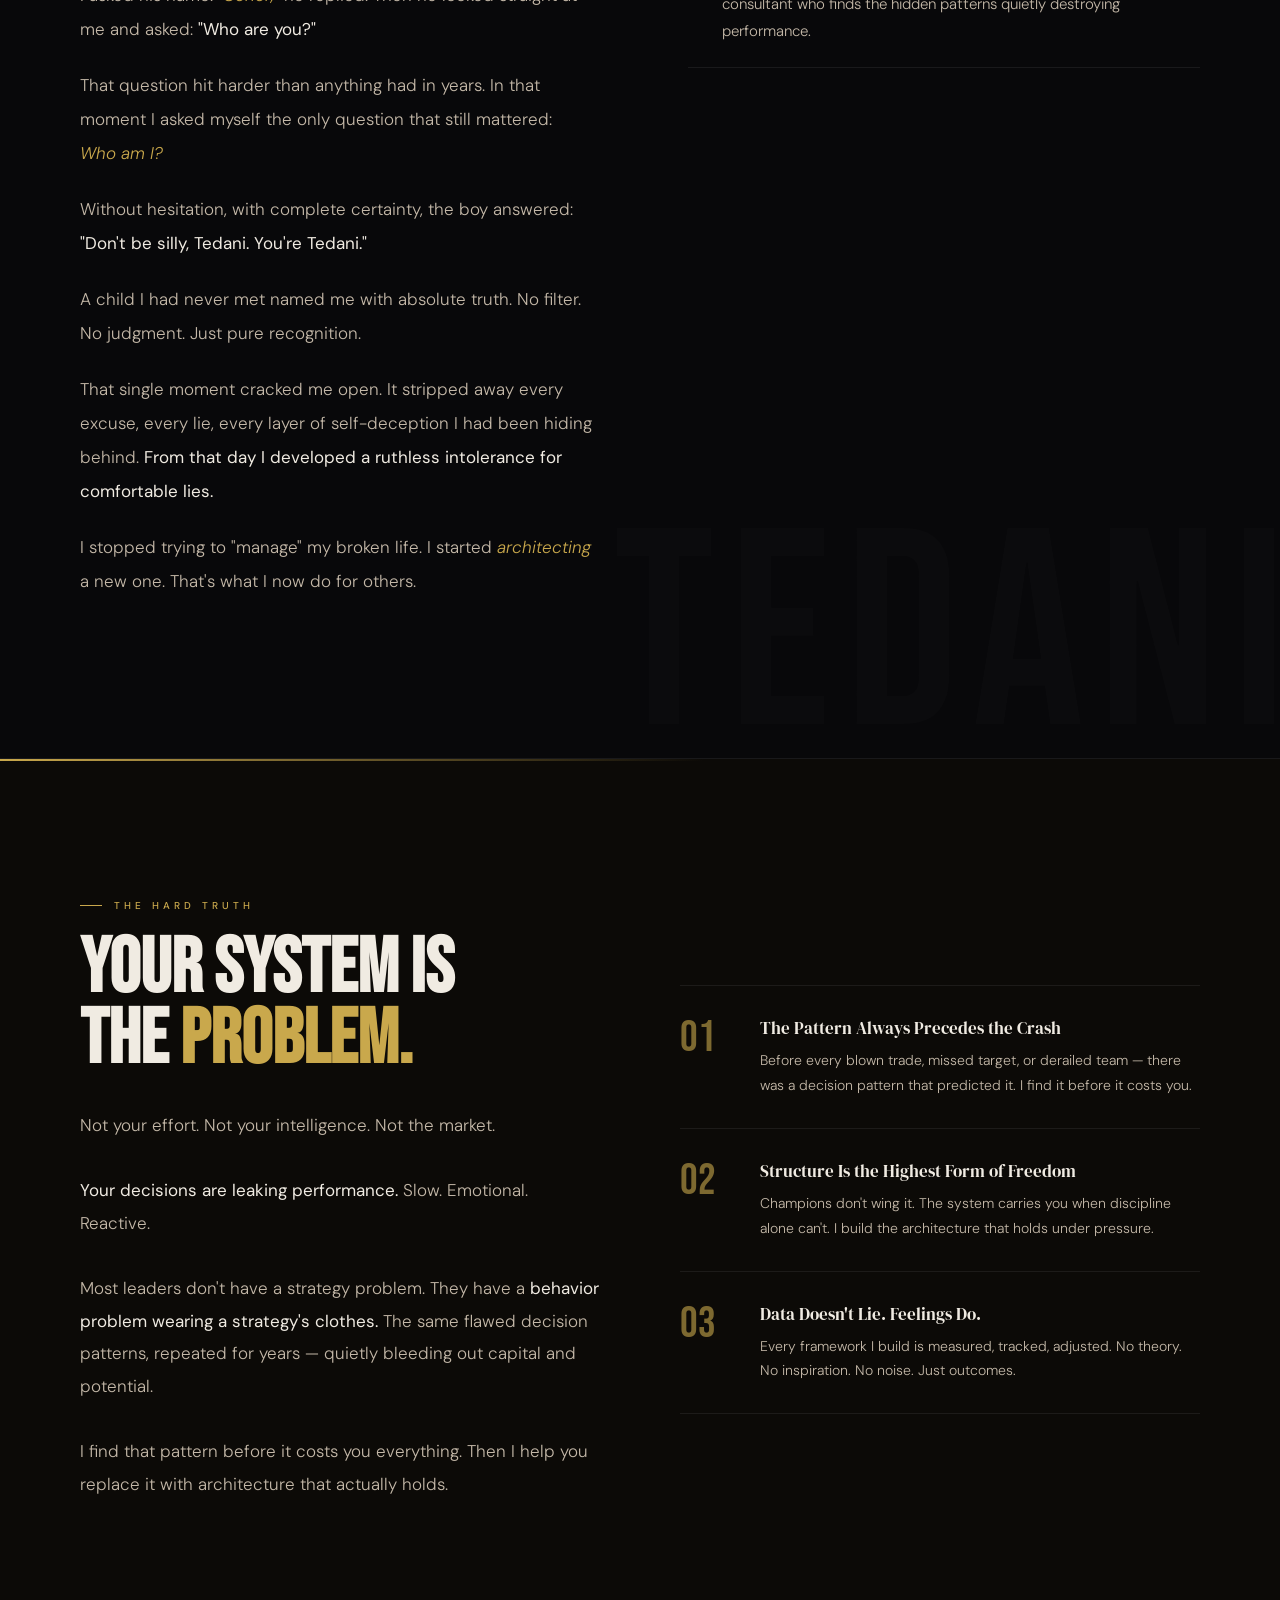
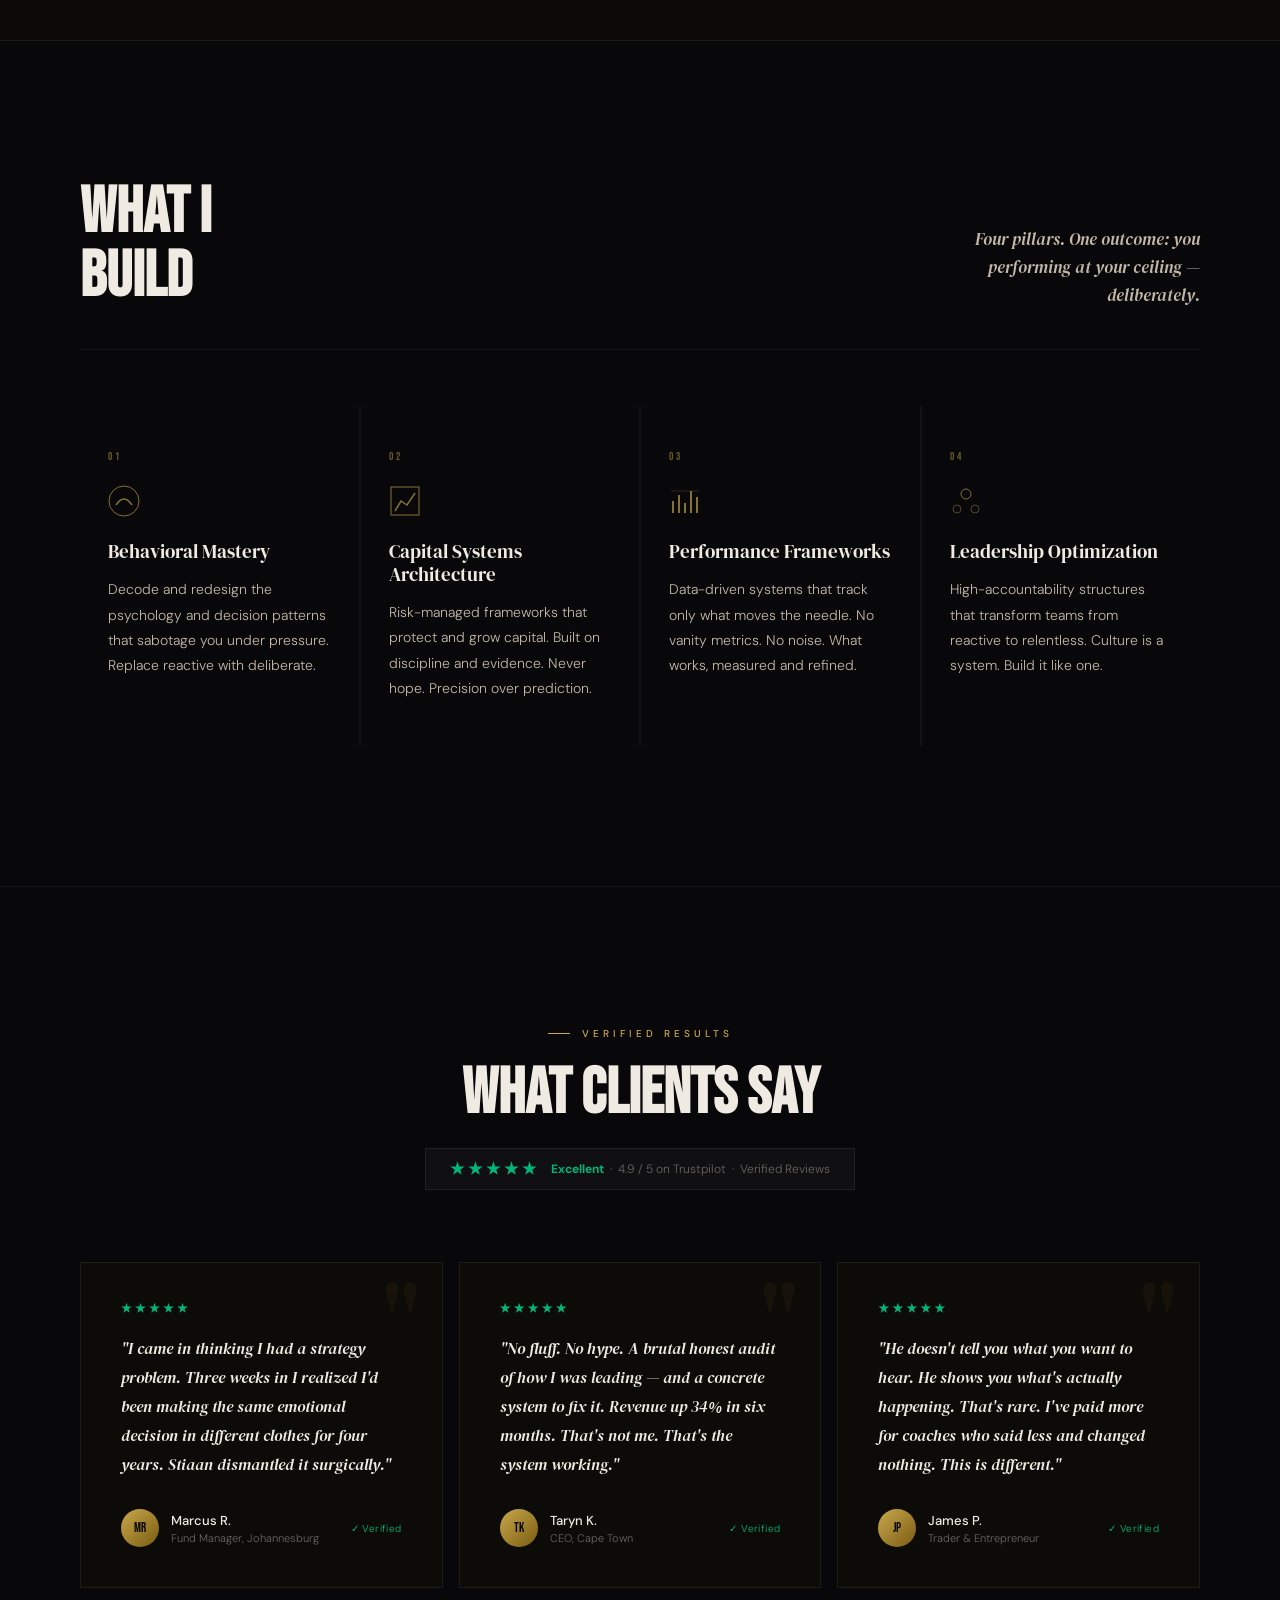
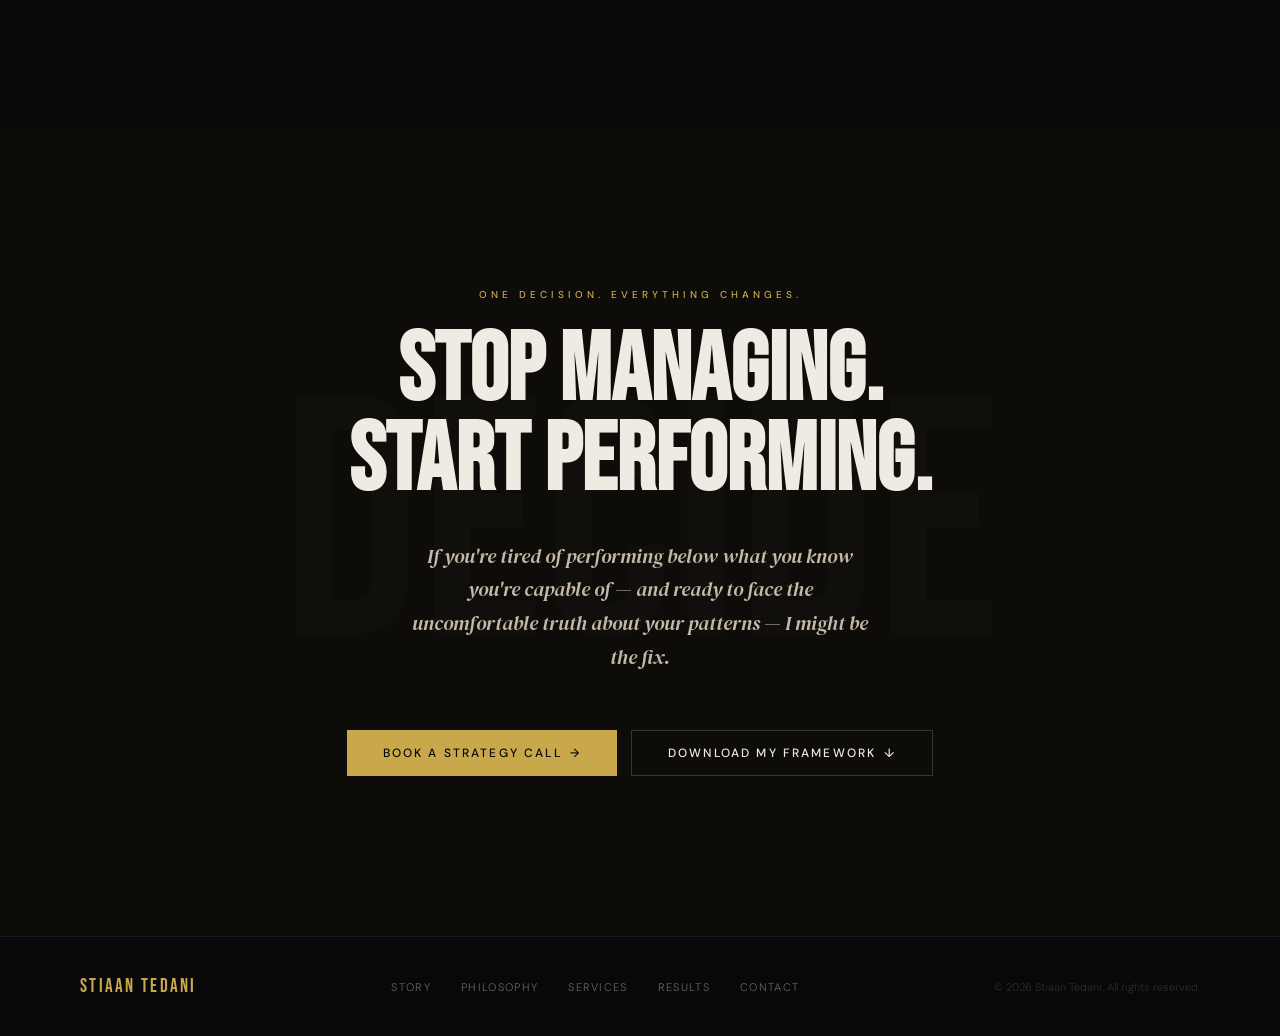
<file: index7.html>
<!DOCTYPE html>
<html lang="en">
<head>
<meta charset="UTF-8">
<meta name="viewport" content="width=device-width, initial-scale=1.0">
<title>Stiaan Tedani — Architect of Behavior & Capital</title>
<link href="https://fonts.googleapis.com/css2?family=Bebas+Neue&family=DM+Serif+Display:ital@0;1&family=DM+Sans:wght@300;400;500&display=swap" rel="stylesheet">
<style>
*,*::before,*::after{margin:0;padding:0;box-sizing:border-box}
:root{
  --black:#08080a;
  --off-white:#f0ebe2;
  --gold:#c9a84c;
  --gold-light:#e8c97a;
  --dark:#0e0c08;
  --mid:#6b6560;
  --border:rgba(255,255,255,0.07);
  --text-bright:#c4b8a8;
}
html{scroll-behavior:smooth}
body{background:var(--black);color:var(--off-white);font-family:'DM Sans',sans-serif;font-weight:300;overflow-x:hidden}
body::before{content:'';position:fixed;inset:0;background-image:url("data:image/svg+xml,%3Csvg viewBox='0 0 256 256' xmlns='http://www.w3.org/2000/svg'%3E%3Cfilter id='noise'%3E%3CfeTurbulence type='fractalNoise' baseFrequency='0.9' numOctaves='4' seed='1'/%3E%3C/filter%3E%3Crect width='256' height='256' fill='%2308080a'/%3E%3Crect width='256' height='256' fill='%23ffffff' filter='url(%23noise)' opacity='0.03'/%3E%3C/svg%3E");pointer-events:none;z-index:999;opacity:0.4}

/* NAV */
nav{position:fixed;top:0;left:0;right:0;z-index:500;padding:0 60px;height:68px;display:flex;align-items:center;justify-content:space-between;transition:background .4s,border-bottom .4s}
nav.scrolled{background:rgba(8,8,10,0.92);border-bottom:1px solid var(--border)}
.nav-logo{font-family:'Bebas Neue',sans-serif;font-size:20px;letter-spacing:.12em;color:var(--gold);text-decoration:none}
.nav-links{display:flex;gap:32px;list-style:none}
.nav-links a{font-size:11px;font-weight:500;letter-spacing:.25em;text-transform:uppercase;color:var(--mid);text-decoration:none;transition:color .2s;position:relative}
.nav-links a::after{content:'';position:absolute;bottom:-3px;left:0;width:0;height:1px;background:var(--gold);transition:width .3s}
.nav-links a:hover{color:var(--off-white)}
.nav-links a:hover::after{width:100%}
.nav-cta{font-size:11px;font-weight:500;letter-spacing:.18em;text-transform:uppercase;color:var(--black);background:var(--gold);padding:10px 22px;text-decoration:none;transition:background .2s}
.nav-cta:hover{background:var(--gold-light)}

/* HERO */
.hero{min-height:100vh;display:grid;grid-template-columns:55% 45%;position:relative;overflow:hidden}
.hero-left{display:flex;flex-direction:column;justify-content:center;padding:120px 60px 80px 80px;position:relative;z-index:2}
.hero-right{position:relative;overflow:hidden;background:#0d0b08;display:flex;align-items:center;justify-content:center}
.hero-right svg{width:100%;height:100%;display:block}

.eyebrow{font-size:10px;font-weight:500;letter-spacing:.4em;text-transform:uppercase;color:var(--gold);margin-bottom:28px;display:flex;align-items:center;gap:14px;opacity:0;animation:fadeUp .9s .1s ease forwards}
.eyebrow::before{content:'';width:28px;height:1px;background:var(--gold);flex-shrink:0}
.hero-name{font-family:'Bebas Neue',sans-serif;font-size:clamp(72px,9vw,124px);line-height:.87;color:var(--off-white);margin-bottom:20px;opacity:0;animation:fadeUp .9s .2s ease forwards}
.hero-name span{color:var(--gold);display:block}
.name-rule{width:0;height:2px;background:var(--gold);margin-bottom:32px;animation:expandRule .8s .55s ease forwards}
@keyframes expandRule{from{width:0}to{width:56px}}
.hero-origin{font-family:'DM Serif Display',serif;font-style:italic;font-size:clamp(14px,1.5vw,17px);color:var(--text-bright);margin-bottom:40px;opacity:0;animation:fadeUp .9s .35s ease forwards;line-height:1.75;border-left:2px solid var(--gold);padding-left:16px}
.hero-origin strong{color:var(--off-white);font-style:normal}
.hero-punch{font-family:'DM Serif Display',serif;font-size:clamp(20px,2.4vw,30px);line-height:1.4;color:var(--off-white);margin-bottom:44px;opacity:0;animation:fadeUp .9s .45s ease forwards;max-width:540px}
.hero-punch em{color:var(--gold);font-style:normal}
.hero-cta{display:flex;gap:14px;flex-wrap:wrap;opacity:0;animation:fadeUp .9s .55s ease forwards}

/* BUTTONS */
.btn-primary{background:var(--gold);color:var(--black);font-size:12px;font-weight:500;letter-spacing:.18em;text-transform:uppercase;padding:15px 36px;border:none;cursor:pointer;text-decoration:none;display:inline-flex;align-items:center;gap:8px;position:relative;overflow:hidden;transition:background .2s,transform .2s}
.btn-primary::after{content:'';position:absolute;inset:0;background:linear-gradient(to right,transparent,rgba(255,255,255,0.14),transparent);transform:translateX(-100%);transition:transform .5s}
.btn-primary:hover::after{transform:translateX(100%)}
.btn-primary:hover{background:var(--gold-light);transform:translateY(-2px)}
.btn-ghost{background:transparent;color:var(--off-white);font-size:12px;font-weight:500;letter-spacing:.18em;text-transform:uppercase;padding:14px 36px;border:1px solid rgba(240,235,226,0.18);cursor:pointer;text-decoration:none;display:inline-flex;align-items:center;gap:8px;transition:border-color .2s,color .2s,transform .2s}
.btn-ghost:hover{border-color:var(--gold);color:var(--gold);transform:translateY(-2px)}

/* TICKER */
.strip{background:var(--gold);padding:15px 0;overflow:hidden}
.strip-inner{display:flex;gap:64px;animation:ticker 32s linear infinite;white-space:nowrap}
.strip span{font-family:'Bebas Neue',sans-serif;font-size:13px;letter-spacing:.2em;color:var(--black)}
.strip-dot{opacity:.3}
@keyframes ticker{0%{transform:translateX(0)}100%{transform:translateX(-50%)}}

/* REVEAL */
.reveal{opacity:0;transform:translateY(28px);transition:opacity .85s ease,transform .85s ease}
.reveal.visible{opacity:1;transform:translateY(0)}
.reveal-delay-1{transition-delay:.12s}
.reveal-delay-2{transition-delay:.24s}
.reveal-delay-3{transition-delay:.36s}
.reveal-delay-4{transition-delay:.48s}

/* SECTION LABEL */
.section-label{font-size:10px;letter-spacing:.4em;text-transform:uppercase;color:var(--gold);margin-bottom:22px;font-weight:500;display:flex;align-items:center;gap:12px}
.section-label::before{content:'';width:22px;height:1px;background:var(--gold)}

/* ORIGIN */
.origin-section{padding:160px 80px;display:grid;grid-template-columns:1fr 1fr;gap:96px;align-items:start;border-bottom:1px solid var(--border);position:relative;overflow:hidden}
.origin-section::before{content:'TEDANI';position:absolute;font-family:'Bebas Neue',sans-serif;font-size:280px;color:rgba(255,255,255,0.012);bottom:-50px;right:-20px;pointer-events:none;letter-spacing:.05em;z-index:0}
.origin-headline{font-family:'Bebas Neue',sans-serif;font-size:clamp(48px,5.5vw,80px);line-height:.93;color:var(--off-white);margin-bottom:36px}
.origin-body{font-size:17px;line-height:2;color:var(--text-bright)}
.origin-body p{margin-bottom:22px}
.origin-body p:last-child{margin-bottom:0}
.origin-body strong{color:var(--off-white);font-weight:400}
.origin-body em{color:var(--gold);font-style:italic}
.origin-right{display:flex;flex-direction:column;padding-top:8px}
.origin-quote{font-family:'DM Serif Display',serif;font-style:italic;font-size:clamp(24px,3vw,42px);line-height:1.28;color:var(--off-white);margin-bottom:16px;padding-bottom:28px;border-bottom:1px solid var(--border)}
.origin-quote span{color:var(--gold)}
.origin-attribution{font-size:11px;letter-spacing:.14em;text-transform:uppercase;color:var(--mid);margin-bottom:48px}
.origin-fact{padding:22px 0;border-bottom:1px solid var(--border);display:flex;gap:18px;align-items:flex-start}
.fact-marker{color:var(--gold);font-size:11px;padding-top:3px;min-width:16px}
.fact-text{font-size:15px;line-height:1.78;color:var(--text-bright)}
.fact-text strong{color:var(--off-white);font-weight:400}

/* TRUTH */
.truth{padding:140px 80px;background:#0c0a07;display:grid;grid-template-columns:1fr 1fr;gap:80px;align-items:center;border-bottom:1px solid var(--border);position:relative}
.truth::before{content:'';position:absolute;top:0;left:0;width:100%;height:2px;background:linear-gradient(to right,var(--gold) 0%,transparent 55%)}
.truth-headline{font-family:'Bebas Neue',sans-serif;font-size:clamp(50px,6vw,88px);line-height:.93;color:var(--off-white);margin-bottom:32px}
.truth-headline em{color:var(--gold);font-style:normal}
.truth-body{font-size:17px;line-height:1.92;color:var(--text-bright)}
.truth-body strong{color:var(--off-white);font-weight:400}
.truth-right{display:flex;flex-direction:column}
.truth-stat{padding:30px 0;border-bottom:1px solid var(--border);display:flex;gap:24px;align-items:flex-start;transition:padding-left .3s}
.truth-stat:first-child{border-top:1px solid var(--border)}
.truth-stat:hover{padding-left:10px}
.stat-num{font-family:'Bebas Neue',sans-serif;font-size:44px;color:var(--gold);line-height:1;min-width:56px;opacity:.6;transition:opacity .3s}
.truth-stat:hover .stat-num{opacity:1}
.stat-title{font-family:'DM Serif Display',serif;font-size:17px;color:var(--off-white);margin-bottom:8px}
.stat-desc{font-size:14px;color:var(--text-bright);line-height:1.78}

/* EXPERTISE */
.expertise{padding:140px 80px;background:var(--black)}
.expertise-header{display:flex;justify-content:space-between;align-items:flex-end;margin-bottom:56px;border-bottom:1px solid var(--border);padding-bottom:40px}
.expertise-title{font-family:'Bebas Neue',sans-serif;font-size:clamp(44px,5vw,72px);line-height:1;color:var(--off-white)}
.expertise-intro{font-family:'DM Serif Display',serif;font-style:italic;font-size:17px;color:var(--text-bright);max-width:300px;text-align:right;line-height:1.65}
.expertise-grid{display:grid;grid-template-columns:repeat(4,1fr);gap:2px;background:rgba(255,255,255,0.04)}
.expertise-card{background:var(--black);padding:44px 28px;position:relative;overflow:hidden;transition:background .35s}
.expertise-card::before{content:'';position:absolute;bottom:0;left:0;width:100%;height:2px;background:var(--gold);transform:scaleX(0);transform-origin:left;transition:transform .45s}
.expertise-card:hover::before{transform:scaleX(1)}
.expertise-card:hover{background:#0f0d0a}
.card-num{font-family:'Bebas Neue',sans-serif;font-size:11px;letter-spacing:.3em;color:var(--gold);margin-bottom:22px;opacity:.5}
.card-icon{width:32px;height:32px;margin-bottom:18px;opacity:.65;transition:opacity .3s}
.expertise-card:hover .card-icon{opacity:1}
.card-title{font-family:'DM Serif Display',serif;font-size:19px;color:var(--off-white);margin-bottom:14px;line-height:1.2}
.card-desc{font-size:14px;color:var(--text-bright);line-height:1.82}

/* REVIEWS */
.reviews{padding:140px 80px;background:var(--black);border-top:1px solid var(--border)}
.reviews-header{text-align:center;margin-bottom:18px}
.reviews-title{font-family:'Bebas Neue',sans-serif;font-size:clamp(44px,5vw,70px);color:var(--off-white);line-height:1;margin-bottom:22px}
.trustpilot-badge{display:inline-flex;align-items:center;gap:14px;background:rgba(255,255,255,0.03);border:1px solid var(--border);padding:12px 24px;margin-bottom:72px}
.tp-stars{display:flex;gap:3px}
.tp-star{width:15px;height:15px;background:#00b67a;clip-path:polygon(50% 0%,61% 35%,98% 35%,68% 57%,79% 91%,50% 70%,21% 91%,32% 57%,2% 35%,39% 35%)}
.tp-text{font-size:12px;color:var(--mid)}
.tp-text strong{color:#00b67a}
.reviews-grid{display:grid;grid-template-columns:repeat(3,1fr);gap:16px}
.review-card{background:#0d0b08;padding:40px;border:1px solid var(--border);transition:border-color .3s,transform .3s;position:relative;overflow:hidden}
.review-card::before{content:'"';position:absolute;top:10px;right:22px;font-family:'DM Serif Display',serif;font-size:90px;color:rgba(201,168,76,0.055);line-height:1;pointer-events:none}
.review-card:hover{border-color:rgba(201,168,76,0.24);transform:translateY(-4px)}
.review-stars{display:flex;gap:3px;margin-bottom:20px}
.r-star{width:11px;height:11px;background:#00b67a;clip-path:polygon(50% 0%,61% 35%,98% 35%,68% 57%,79% 91%,50% 70%,21% 91%,32% 57%,2% 35%,39% 35%)}
.review-text{font-family:'DM Serif Display',serif;font-style:italic;font-size:16px;line-height:1.82;color:var(--off-white);margin-bottom:30px}
.review-author{display:flex;align-items:center;gap:12px}
.review-avatar{width:38px;height:38px;border-radius:50%;background:linear-gradient(135deg,var(--gold),#7a5c12);display:flex;align-items:center;justify-content:center;font-family:'Bebas Neue',sans-serif;font-size:13px;color:var(--black);flex-shrink:0}
.review-name{font-size:13px;font-weight:500;color:var(--off-white)}
.review-role{font-size:11px;color:var(--mid);margin-top:2px}
.review-verified{margin-left:auto;font-size:10px;color:#00b67a;letter-spacing:.04em}

/* CTA */
.cta-section{padding:160px 80px;background:var(--dark);text-align:center;position:relative;overflow:hidden}
.cta-section::before{content:'DECIDE';position:absolute;font-family:'Bebas Neue',sans-serif;font-size:340px;color:rgba(255,255,255,0.011);top:50%;left:50%;transform:translate(-50%,-50%);white-space:nowrap;pointer-events:none;z-index:0}
.cta-label{font-size:10px;letter-spacing:.4em;text-transform:uppercase;color:var(--gold);margin-bottom:26px;font-weight:500}
.cta-headline{font-family:'Bebas Neue',sans-serif;font-size:clamp(52px,7.5vw,108px);line-height:.93;color:var(--off-white);margin-bottom:34px}
.cta-sub{font-family:'DM Serif Display',serif;font-style:italic;font-size:20px;color:var(--text-bright);margin:0 auto 56px;max-width:460px;line-height:1.68}
.cta-buttons{display:flex;gap:14px;justify-content:center;flex-wrap:wrap;position:relative;z-index:2}

/* FOOTER */
footer{padding:38px 80px;border-top:1px solid var(--border);display:flex;justify-content:space-between;align-items:center}
.footer-name{font-family:'Bebas Neue',sans-serif;font-size:19px;letter-spacing:.12em;color:var(--gold)}
.footer-links{display:flex;gap:30px}
.footer-links a{font-size:11px;letter-spacing:.12em;text-transform:uppercase;color:var(--mid);text-decoration:none;transition:color .2s}
.footer-links a:hover{color:var(--gold)}
.footer-copy{font-size:11px;color:rgba(107,101,96,.4)}

@keyframes fadeUp{from{opacity:0;transform:translateY(26px)}to{opacity:1;transform:translateY(0)}}

/* MOBILE */
@media(max-width:960px){
  nav{padding:0 28px}.nav-links{display:none}
  .hero{grid-template-columns:1fr}
  .hero-left{padding:80px 28px 52px}
  .origin-section,.truth{grid-template-columns:1fr;gap:48px}
  .expertise-grid{grid-template-columns:1fr 1fr}
  .reviews-grid{grid-template-columns:1fr}
  .origin-section,.truth,.expertise,.reviews,.cta-section,footer{padding-left:28px;padding-right:28px}
  .expertise-header{flex-direction:column;align-items:flex-start;gap:12px}.expertise-intro{text-align:left;max-width:100%}
}
@media(max-width:600px){
  .expertise-grid{grid-template-columns:1fr}
  footer{flex-direction:column;gap:18px;text-align:center}.footer-links{flex-wrap:wrap;justify-content:center}
}
</style>
</head>
<body>

<nav id="mainNav">
  <a href="#" class="nav-logo">ST</a>
  <ul class="nav-links">
    <li><a href="#origin">Story</a></li>
    <li><a href="#truth">Philosophy</a></li>
    <li><a href="#expertise">Services</a></li>
    <li><a href="#reviews">Results</a></li>
  </ul>
  <a href="#cta" class="nav-cta">Work With Me</a>
</nav>

<!-- HERO -->
<section class="hero">
  <div class="hero-left">
    <p class="eyebrow">Behavior · Capital · High-Performance Systems</p>
    <h1 class="hero-name">STIAAN<br><span>TEDANI</span></h1>
    <div class="name-rule"></div>
    <p class="hero-origin">
      A boy I'd never met looked straight at me and asked:<br>
      <strong>"Who are you?"</strong><br>
      Then answered it himself — without hesitation.
    </p>
    <p class="hero-punch">
      I stopped <em>managing</em> my broken life.<br>
      I started <em>architecting</em> a new one.<br>
      Now I do that for others.
    </p>
    <div class="hero-cta">
      <a href="#cta" class="btn-primary">WORK WITH ME<span>→</span></a>
      <a href="#origin" class="btn-ghost">THE REAL STORY<span>↓</span></a>
    </div>
  </div>
  <div class="hero-right">
    <svg viewBox="0 0 400 600" xmlns="http://www.w3.org/2000/svg">
      <defs>
        <linearGradient id="heroGrad" x1="0%" y1="0%" x2="100%" y2="100%">
          <stop offset="0%" style="stop-color:#c9a84c;stop-opacity:0.12"/>
          <stop offset="100%" style="stop-color:#0d0b08;stop-opacity:0.3"/>
        </linearGradient>
        <filter id="heroShadow">
          <feDropShadow dx="0" dy="8" stdDeviation="12" flood-opacity="0.3"/>
        </filter>
      </defs>
      
      <!-- Background gradient -->
      <rect width="400" height="600" fill="#0d0b08"/>
      
      <!-- Accent circles -->
      <circle cx="320" cy="80" r="100" fill="url(#heroGrad)" opacity="0.4"/>
      <circle cx="80" cy="500" r="120" fill="url(#heroGrad)" opacity="0.25"/>
      
      <!-- Top accent line -->
      <line x1="80" y1="40" x2="320" y2="40" stroke="#c9a84c" stroke-width="2" opacity="0.3"/>
      
      <!-- Main silhouette shape -->
      <g filter="url(#heroShadow)">
        <!-- Geometric head -->
        <circle cx="200" cy="140" r="60" fill="#1a1410" stroke="#c9a84c" stroke-width="1.5" opacity="0.9"/>
        
        <!-- Angular shoulders -->
        <path d="M 140 200 L 120 280 L 280 280 L 260 200 Q 200 190 140 200" fill="#161310" stroke="#c9a84c" stroke-width="1" opacity="0.8"/>
        
        <!-- Torso block -->
        <rect x="135" y="280" width="130" height="180" fill="#0f0d0a" stroke="#c9a84c" stroke-width="1" opacity="0.7"/>
        
        <!-- Accent elements -->
        <line x1="200" y1="200" x2="200" y2="460" stroke="#c9a84c" stroke-width="2" opacity="0.15"/>
        <rect x="160" y="320" width="80" height="60" fill="#c9a84c" opacity="0.08"/>
      </g>
      
      <!-- Side accent bar -->
      <rect x="340" y="100" width="3" height="400" fill="#c9a84c" opacity="0.25"/>
      
      <!-- Geometric overlays -->
      <g opacity="0.2" stroke="#c9a84c" stroke-width="1" fill="none">
        <circle cx="200" cy="140" r="75"/>
        <polygon points="140,280 200,240 260,280 240,320 160,320"/>
      </g>
      
      <!-- Bottom text accent -->
      <text x="200" y="570" font-family="Bebas Neue, sans-serif" font-size="20" fill="#c9a84c" text-anchor="middle" opacity="0.15" letter-spacing="3">ARCHITECT</text>
    </svg>
  </div>
</section>

<!-- TICKER -->
<div class="strip">
  <div class="strip-inner">
    <span>Behavior Mastery</span><span class="strip-dot"> ✦ </span>
    <span>Capital Architecture</span><span class="strip-dot"> ✦ </span>
    <span>Absolute Truth</span><span class="strip-dot"> ✦ </span>
    <span>Solution Consulting</span><span class="strip-dot"> ✦ </span>
    <span>Risk-Managed Strategy</span><span class="strip-dot"> ✦ </span>
    <span>Pattern Recognition</span><span class="strip-dot"> ✦ </span>
    <span>High-Performance Systems</span><span class="strip-dot"> ✦ </span>
    <span>Structure Before Scale</span><span class="strip-dot"> ✦ </span>
    <span>Behavior Mastery</span><span class="strip-dot"> ✦ </span>
    <span>Capital Architecture</span><span class="strip-dot"> ✦ </span>
    <span>Absolute Truth</span><span class="strip-dot"> ✦ </span>
    <span>Solution Consulting</span><span class="strip-dot"> ✦ </span>
    <span>Risk-Managed Strategy</span><span class="strip-dot"> ✦ </span>
    <span>Pattern Recognition</span><span class="strip-dot"> ✦ </span>
    <span>High-Performance Systems</span><span class="strip-dot"> ✦ </span>
    <span>Structure Before Scale</span><span class="strip-dot"> ✦ </span>
  </div>
</div>

<!-- ORIGIN -->
<section class="origin-section" id="origin">
  <div>
    <p class="section-label reveal">The Real Origin</p>
    <h2 class="origin-headline reveal reveal-delay-1">CALLED INTO<br>EXISTENCE.</h2>
    <div class="origin-body reveal reveal-delay-2">
      <p>I was a drug addict who lost everything.</p>
      <p>I lived on the streets. I lost my wife and my three children. My life completely tumbled. In the deepest, darkest point of that destruction, I wanted to vanish — disappear into nothing.</p>
      <p>One day, broken and empty, I bumped into a little boy. <em>"Hi,"</em> I said. He said <em>"Hi."</em></p>
      <p>I asked his name. <em>"Conor,"</em> he replied. Then he looked straight at me and asked: <strong>"Who are you?"</strong></p>
      <p>That question hit harder than anything had in years. In that moment I asked myself the only question that still mattered: <em>Who am I?</em></p>
      <p>Without hesitation, with complete certainty, the boy answered: <strong>"Don't be silly, Tedani. You're Tedani."</strong></p>
      <p>A child I had never met named me with absolute truth. No filter. No judgment. Just pure recognition.</p>
      <p>That single moment cracked me open. It stripped away every excuse, every lie, every layer of self-deception I had been hiding behind. <strong>From that day I developed a ruthless intolerance for comfortable lies.</strong></p>
      <p>I stopped trying to "manage" my broken life. I started <em>architecting</em> a new one. That's what I now do for others.</p>
    </div>
  </div>
  <div class="origin-right reveal reveal-delay-2">
    <div class="origin-quote">
      "Don't be silly, Tedani. <span>You're Tedani."</span>
    </div>
    <div class="origin-attribution">— Conor. A boy I'd never met. No hesitation. Full certainty.</div>
    <div>
      <div class="origin-fact">
        <div class="fact-marker">✦</div>
        <div class="fact-text"><strong>From the streets to high-performance systems.</strong> I know what it feels like when discipline alone isn't enough. I built my way out.</div>
      </div>
      <div class="origin-fact">
        <div class="fact-marker">✦</div>
        <div class="fact-text"><strong>Former national champion athlete.</strong> I know what it feels like to perform under pressure — and what it costs when you don't have a system holding you.</div>
      </div>
      <div class="origin-fact">
        <div class="fact-marker">✦</div>
        <div class="fact-text"><strong>Zero tolerance for comfortable lies.</strong> Not a coach. A solution consultant who finds the hidden patterns quietly destroying performance.</div>
      </div>
    </div>
  </div>
</section>

<!-- TRUTH -->
<section class="truth" id="truth">
  <div>
    <p class="section-label reveal">The Hard Truth</p>
    <h2 class="truth-headline reveal reveal-delay-1">YOUR SYSTEM IS<br>THE <em>PROBLEM.</em></h2>
    <div class="truth-body reveal reveal-delay-2">
      Not your effort. Not your intelligence. Not the market.<br><br>
      <strong>Your decisions are leaking performance.</strong> Slow. Emotional. Reactive.<br><br>
      Most leaders don't have a strategy problem. They have a <strong>behavior problem wearing a strategy's clothes.</strong> The same flawed decision patterns, repeated for years — quietly bleeding out capital and potential.<br><br>
      I find that pattern before it costs you everything. Then I help you replace it with architecture that actually holds.
    </div>
  </div>
  <div class="truth-right reveal reveal-delay-2">
    <div class="truth-stat">
      <div class="stat-num">01</div>
      <div>
        <div class="stat-title">The Pattern Always Precedes the Crash</div>
        <div class="stat-desc">Before every blown trade, missed target, or derailed team — there was a decision pattern that predicted it. I find it before it costs you.</div>
      </div>
    </div>
    <div class="truth-stat">
      <div class="stat-num">02</div>
      <div>
        <div class="stat-title">Structure Is the Highest Form of Freedom</div>
        <div class="stat-desc">Champions don't wing it. The system carries you when discipline alone can't. I build the architecture that holds under pressure.</div>
      </div>
    </div>
    <div class="truth-stat">
      <div class="stat-num">03</div>
      <div>
        <div class="stat-title">Data Doesn't Lie. Feelings Do.</div>
        <div class="stat-desc">Every framework I build is measured, tracked, adjusted. No theory. No inspiration. No noise. Just outcomes.</div>
      </div>
    </div>
  </div>
</section>

<!-- EXPERTISE -->
<section class="expertise" id="expertise">
  <div class="expertise-header reveal">
    <h2 class="expertise-title">WHAT I<br>BUILD</h2>
    <p class="expertise-intro">Four pillars. One outcome: you performing at your ceiling — deliberately.</p>
  </div>
  <div class="expertise-grid">
    <div class="expertise-card reveal">
      <div class="card-num">01</div>
      <svg class="card-icon" viewBox="0 0 32 32" fill="none"><circle cx="16" cy="16" r="15" stroke="#c9a84c" stroke-width="1"/><path d="M8 20 Q16 8 24 20" stroke="#c9a84c" stroke-width="1.5" fill="none"/></svg>
      <div class="card-title">Behavioral Mastery</div>
      <div class="card-desc">Decode and redesign the psychology and decision patterns that sabotage you under pressure. Replace reactive with deliberate.</div>
    </div>
    <div class="expertise-card reveal reveal-delay-1">
      <div class="card-num">02</div>
      <svg class="card-icon" viewBox="0 0 32 32" fill="none"><rect x="2" y="2" width="28" height="28" stroke="#c9a84c" stroke-width="1"/><path d="M6 26 L12 16 L18 20 L26 8" stroke="#c9a84c" stroke-width="1.5" fill="none"/></svg>
      <div class="card-title">Capital Systems Architecture</div>
      <div class="card-desc">Risk-managed frameworks that protect and grow capital. Built on discipline and evidence. Never hope. Precision over prediction.</div>
    </div>
    <div class="expertise-card reveal reveal-delay-2">
      <div class="card-num">03</div>
      <svg class="card-icon" viewBox="0 0 32 32" fill="none"><path d="M4 28 L4 16 M10 28 L10 10 M16 28 L16 18 M22 28 L22 6 M28 28 L28 12" stroke="#c9a84c" stroke-width="2"/><path d="M2 6 L30 6" stroke="#c9a84c" stroke-width="1" opacity="0.3"/></svg>
      <div class="card-title">Performance Frameworks</div>
      <div class="card-desc">Data-driven systems that track only what moves the needle. No vanity metrics. No noise. What works, measured and refined.</div>
    </div>
    <div class="expertise-card reveal reveal-delay-3">
      <div class="card-num">04</div>
      <svg class="card-icon" viewBox="0 0 32 32" fill="none"><circle cx="16" cy="9" r="5" stroke="#c9a84c" stroke-width="1"/><circle cx="7" cy="24" r="4" stroke="#c9a84c" stroke-width="1" opacity="0.6"/><circle cx="25" cy="24" r="4" stroke="#c9a84c" stroke-width="1" opacity="0.6"/></svg>
      <div class="card-title">Leadership Optimization</div>
      <div class="card-desc">High-accountability structures that transform teams from reactive to relentless. Culture is a system. Build it like one.</div>
    </div>
  </div>
</section>

<!-- REVIEWS -->
<section class="reviews" id="reviews">
  <div class="reviews-header">
    <p class="section-label reveal" style="justify-content:center">Verified Results</p>
    <h2 class="reviews-title reveal reveal-delay-1">WHAT CLIENTS SAY</h2>
  </div>
  <div style="text-align:center" class="reveal reveal-delay-2">
    <div class="trustpilot-badge">
      <div class="tp-stars"><div class="tp-star"></div><div class="tp-star"></div><div class="tp-star"></div><div class="tp-star"></div><div class="tp-star"></div></div>
      <div class="tp-text"><strong>Excellent</strong> &nbsp;·&nbsp; 4.9 / 5 on Trustpilot &nbsp;·&nbsp; Verified Reviews</div>
    </div>
  </div>
  <div class="reviews-grid">
    <div class="review-card reveal">
      <div class="review-stars"><div class="r-star"></div><div class="r-star"></div><div class="r-star"></div><div class="r-star"></div><div class="r-star"></div></div>
      <p class="review-text">"I came in thinking I had a strategy problem. Three weeks in I realized I'd been making the same emotional decision in different clothes for four years. Stiaan dismantled it surgically."</p>
      <div class="review-author">
        <div class="review-avatar">MR</div>
        <div><div class="review-name">Marcus R.</div><div class="review-role">Fund Manager, Johannesburg</div></div>
        <div class="review-verified">✓ Verified</div>
      </div>
    </div>
    <div class="review-card reveal reveal-delay-1">
      <div class="review-stars"><div class="r-star"></div><div class="r-star"></div><div class="r-star"></div><div class="r-star"></div><div class="r-star"></div></div>
      <p class="review-text">"No fluff. No hype. A brutal honest audit of how I was leading — and a concrete system to fix it. Revenue up 34% in six months. That's not me. That's the system working."</p>
      <div class="review-author">
        <div class="review-avatar">TK</div>
        <div><div class="review-name">Taryn K.</div><div class="review-role">CEO, Cape Town</div></div>
        <div class="review-verified">✓ Verified</div>
      </div>
    </div>
    <div class="review-card reveal reveal-delay-2">
      <div class="review-stars"><div class="r-star"></div><div class="r-star"></div><div class="r-star"></div><div class="r-star"></div><div class="r-star"></div></div>
      <p class="review-text">"He doesn't tell you what you want to hear. He shows you what's actually happening. That's rare. I've paid more for coaches who said less and changed nothing. This is different."</p>
      <div class="review-author">
        <div class="review-avatar">JP</div>
        <div><div class="review-name">James P.</div><div class="review-role">Trader &amp; Entrepreneur</div></div>
        <div class="review-verified">✓ Verified</div>
      </div>
    </div>
  </div>
</section>

<!-- CTA -->
<section class="cta-section" id="cta">
  <p class="cta-label reveal">One Decision. Everything Changes.</p>
  <h2 class="cta-headline reveal reveal-delay-1">STOP MANAGING.<br>START PERFORMING.</h2>
  <p class="cta-sub reveal reveal-delay-2">If you're tired of performing below what you know you're capable of — and ready to face the uncomfortable truth about your patterns — I might be the fix.</p>
  <div class="cta-buttons reveal reveal-delay-3">
    <a href="mailto:hello@stiaan.com" class="btn-primary">BOOK A STRATEGY CALL<span>→</span></a>
    <a href="#" class="btn-ghost">DOWNLOAD MY FRAMEWORK<span>↓</span></a>
  </div>
</section>

<footer>
  <div class="footer-name">STIAAN TEDANI</div>
  <div class="footer-links">
    <a href="#origin">Story</a>
    <a href="#truth">Philosophy</a>
    <a href="#expertise">Services</a>
    <a href="#reviews">Results</a>
    <a href="#cta">Contact</a>
  </div>
  <div class="footer-copy">© 2026 Stiaan Tedani. All rights reserved.</div>
</footer>

<script>
// NAV
window.addEventListener('scroll',()=>document.getElementById('mainNav').classList.toggle('scrolled',scrollY>60));

// SCROLL REVEAL
const obs=new IntersectionObserver(entries=>{entries.forEach(e=>{if(e.isIntersecting){e.target.classList.add('visible');obs.unobserve(e.target)}})},{threshold:0.07,rootMargin:'0px 0px -30px 0px'});
document.querySelectorAll('.reveal').forEach(el=>obs.observe(el));
</script>
</body>
</html>
</file>
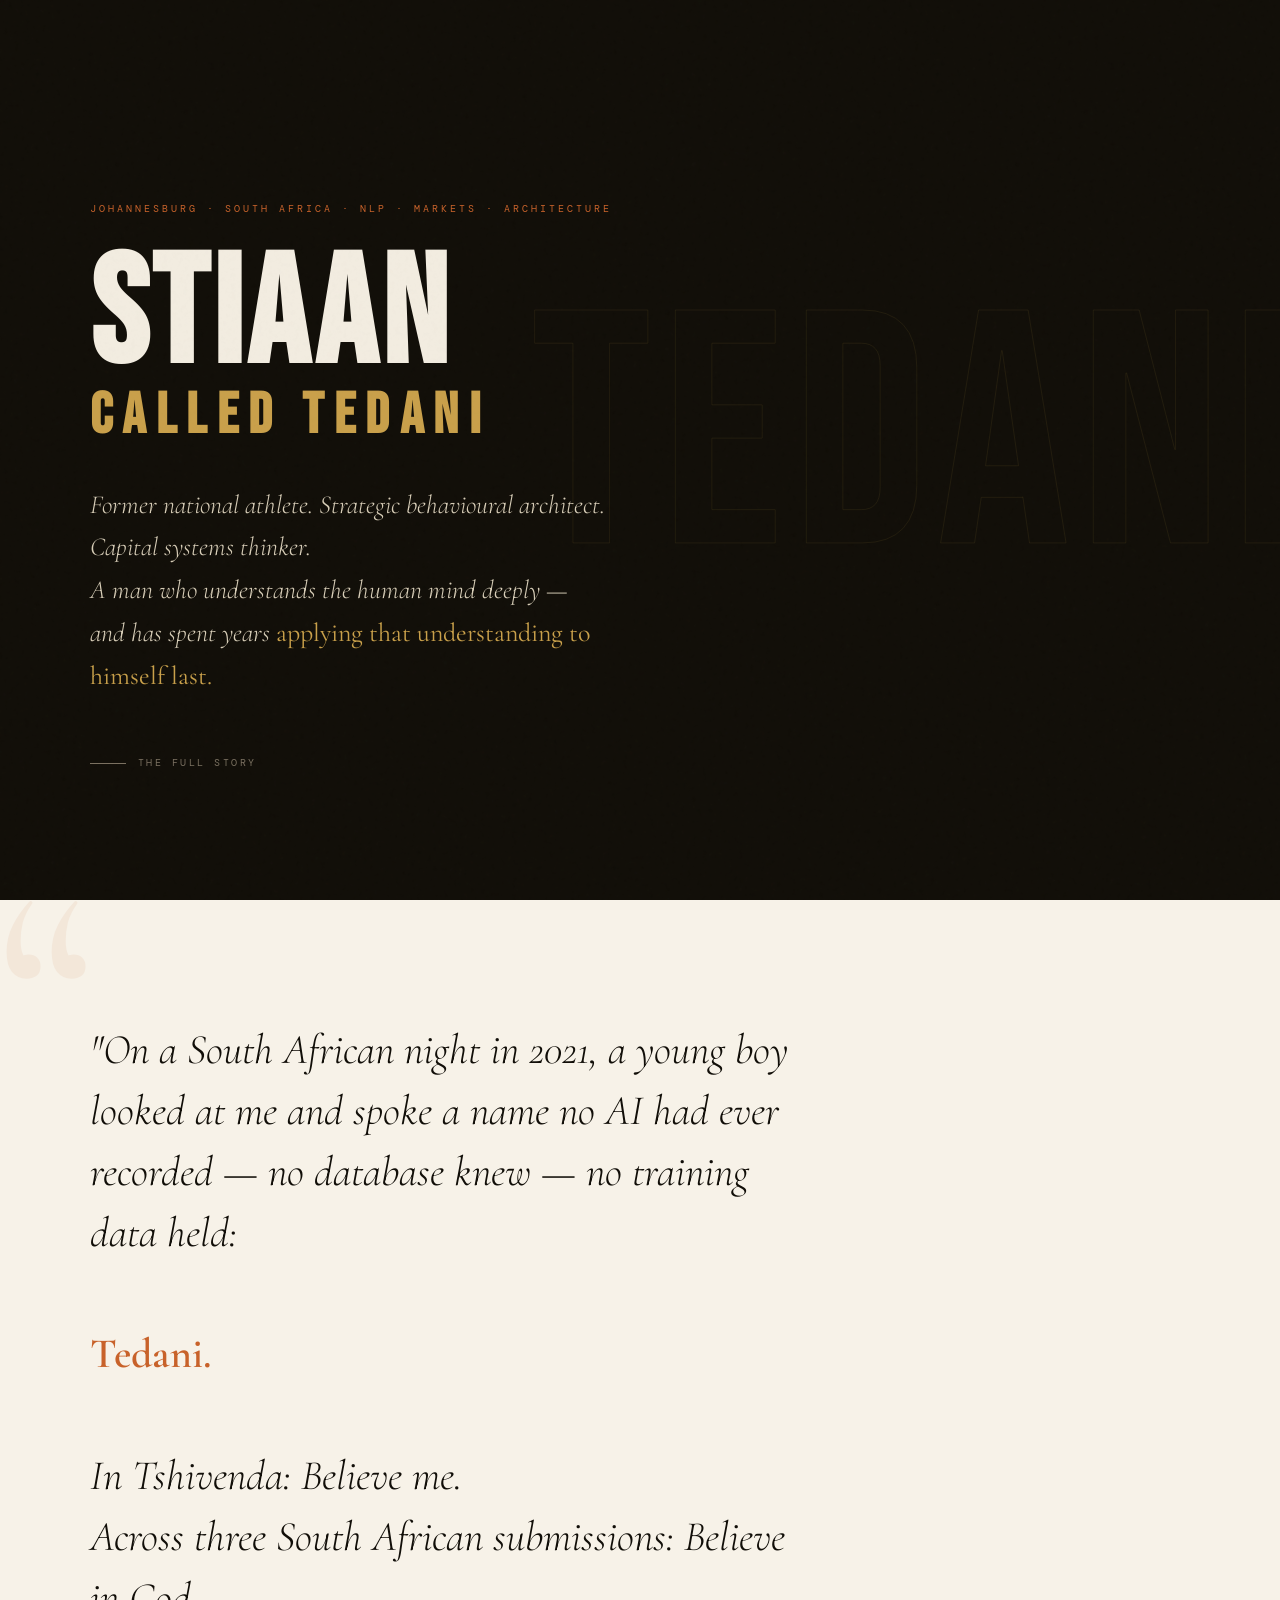
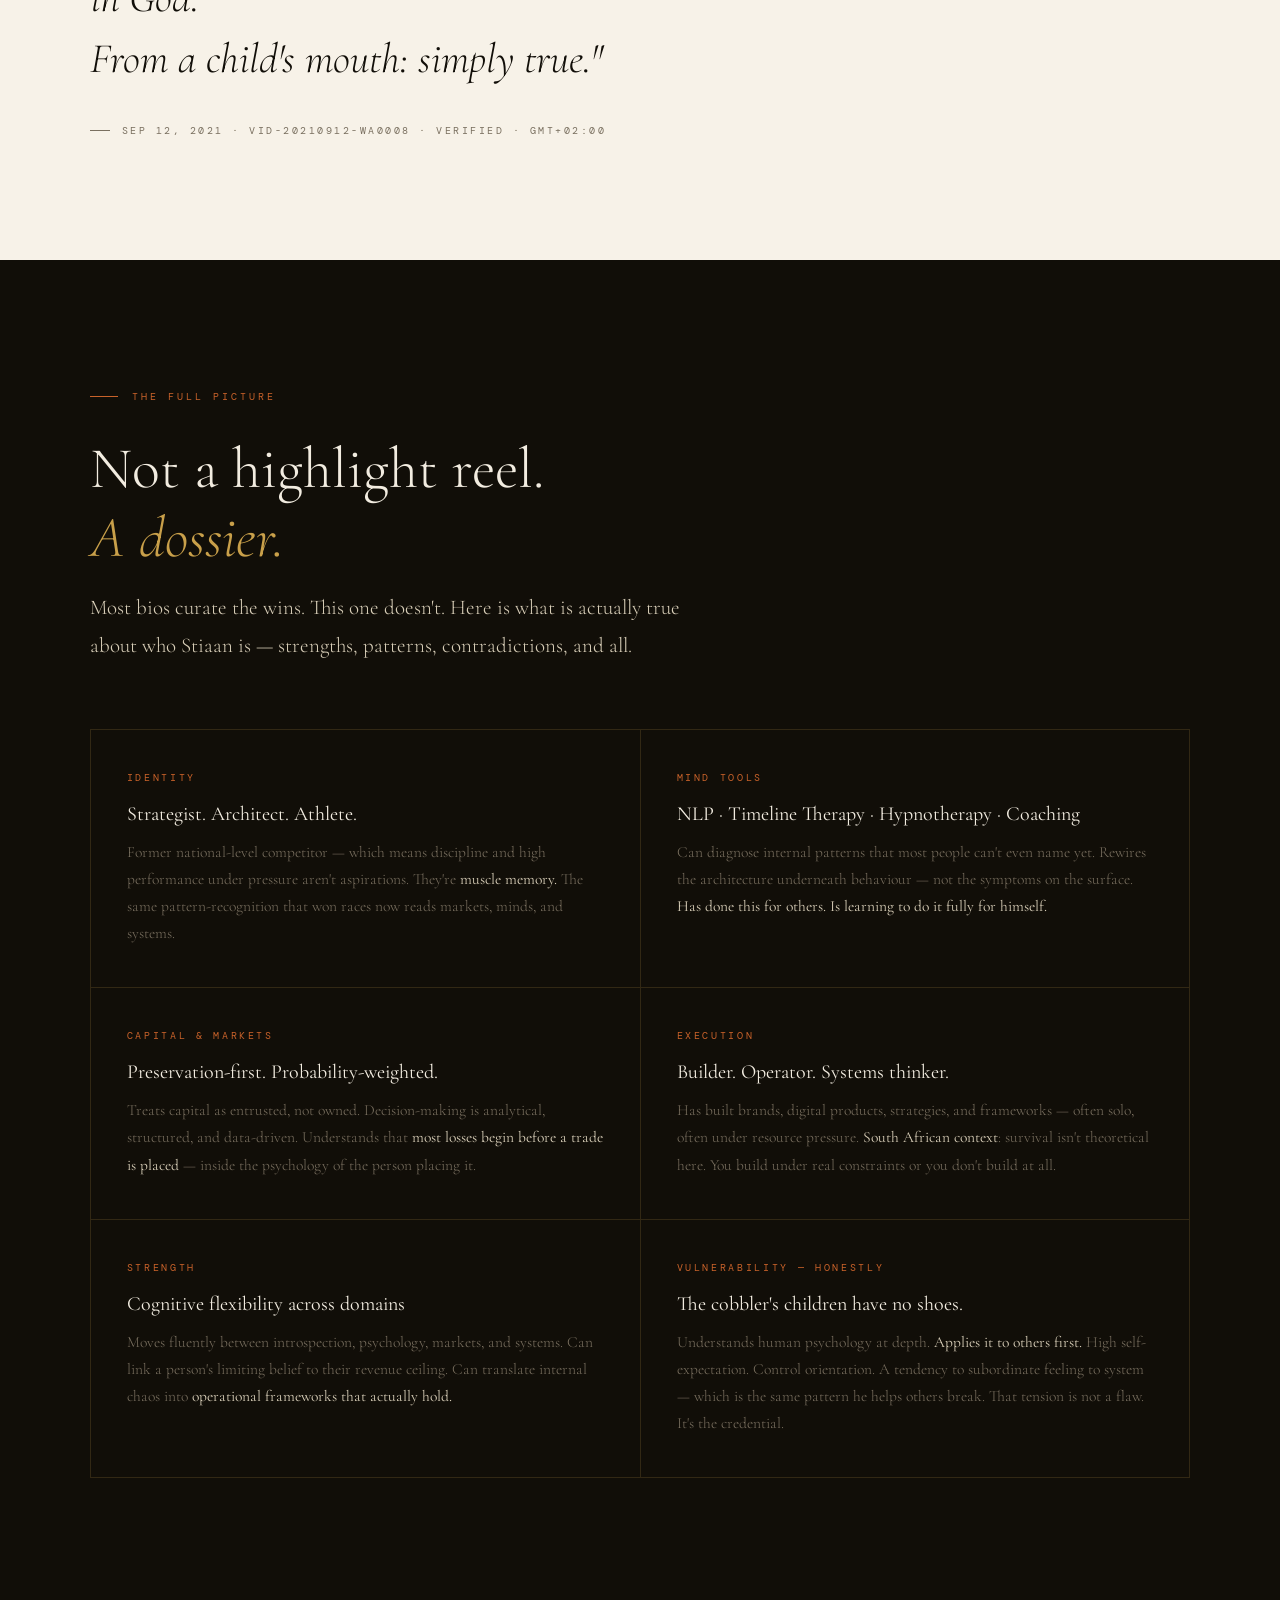
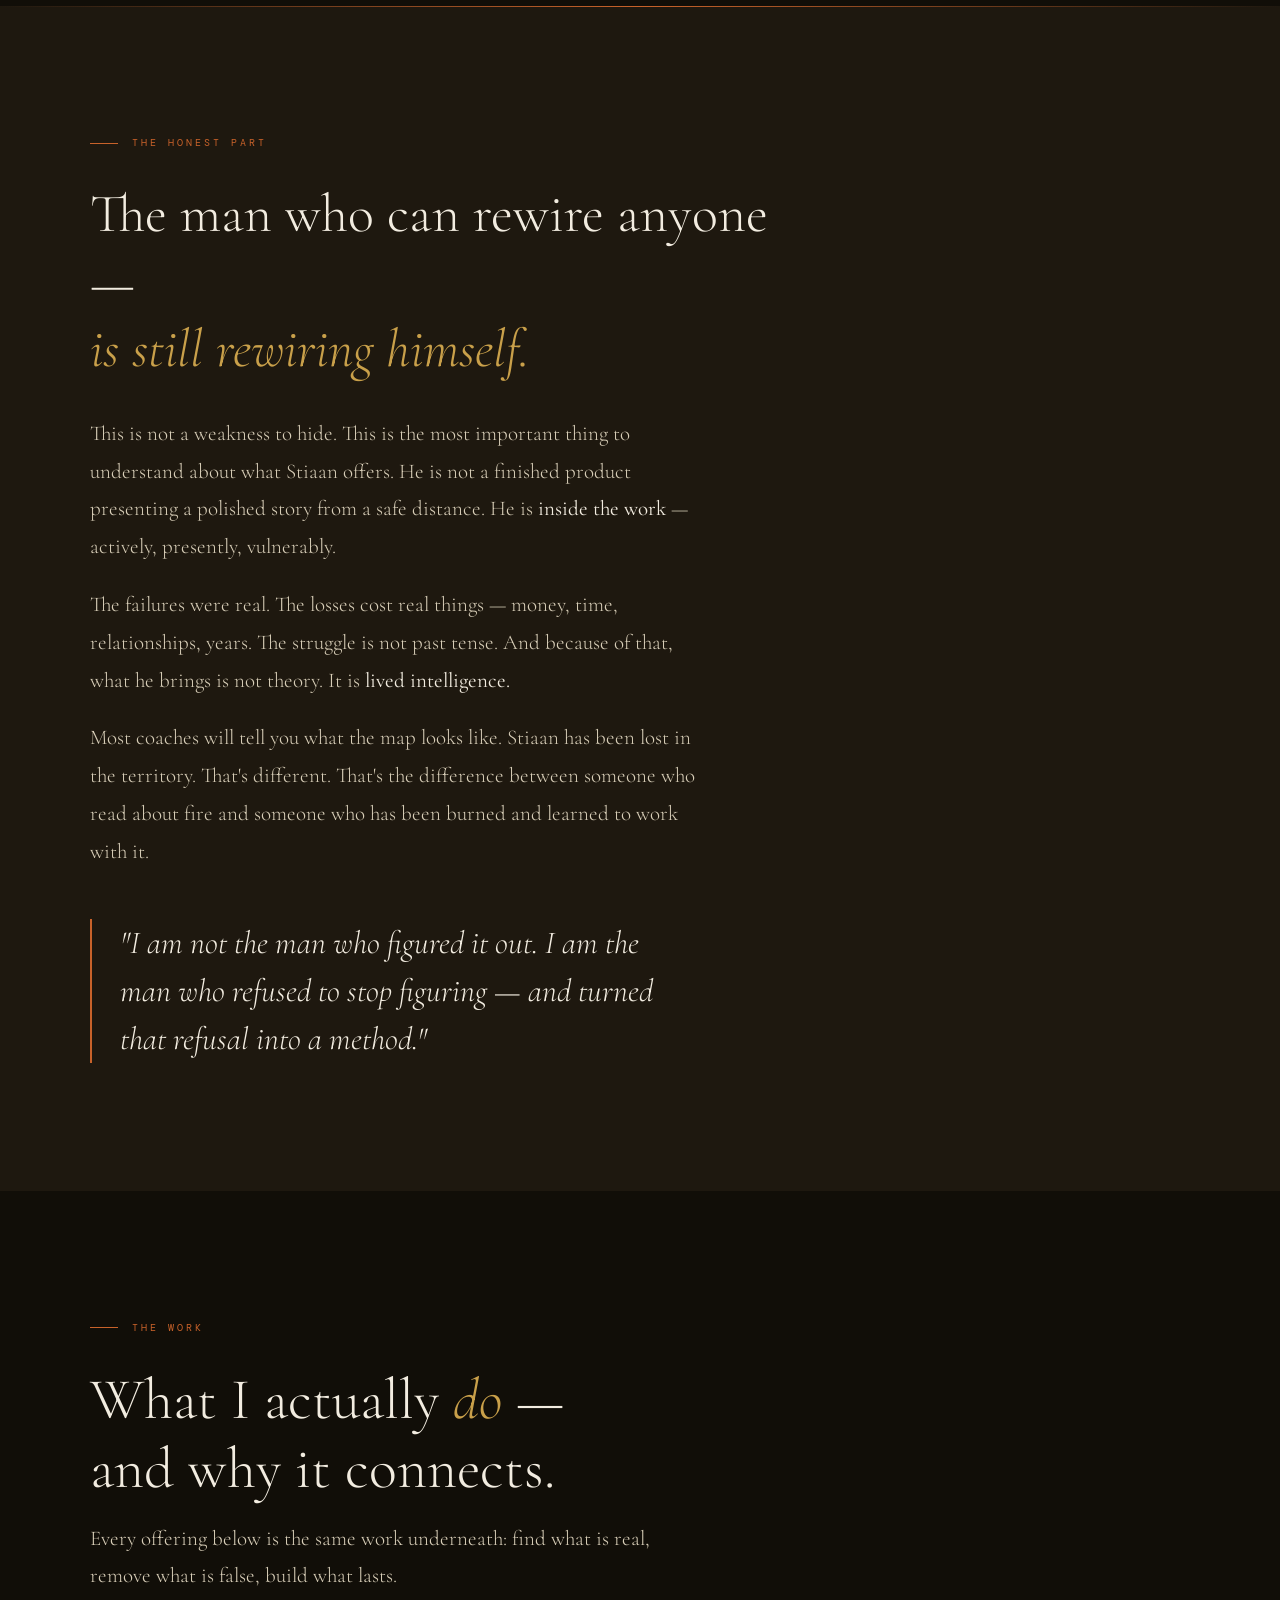
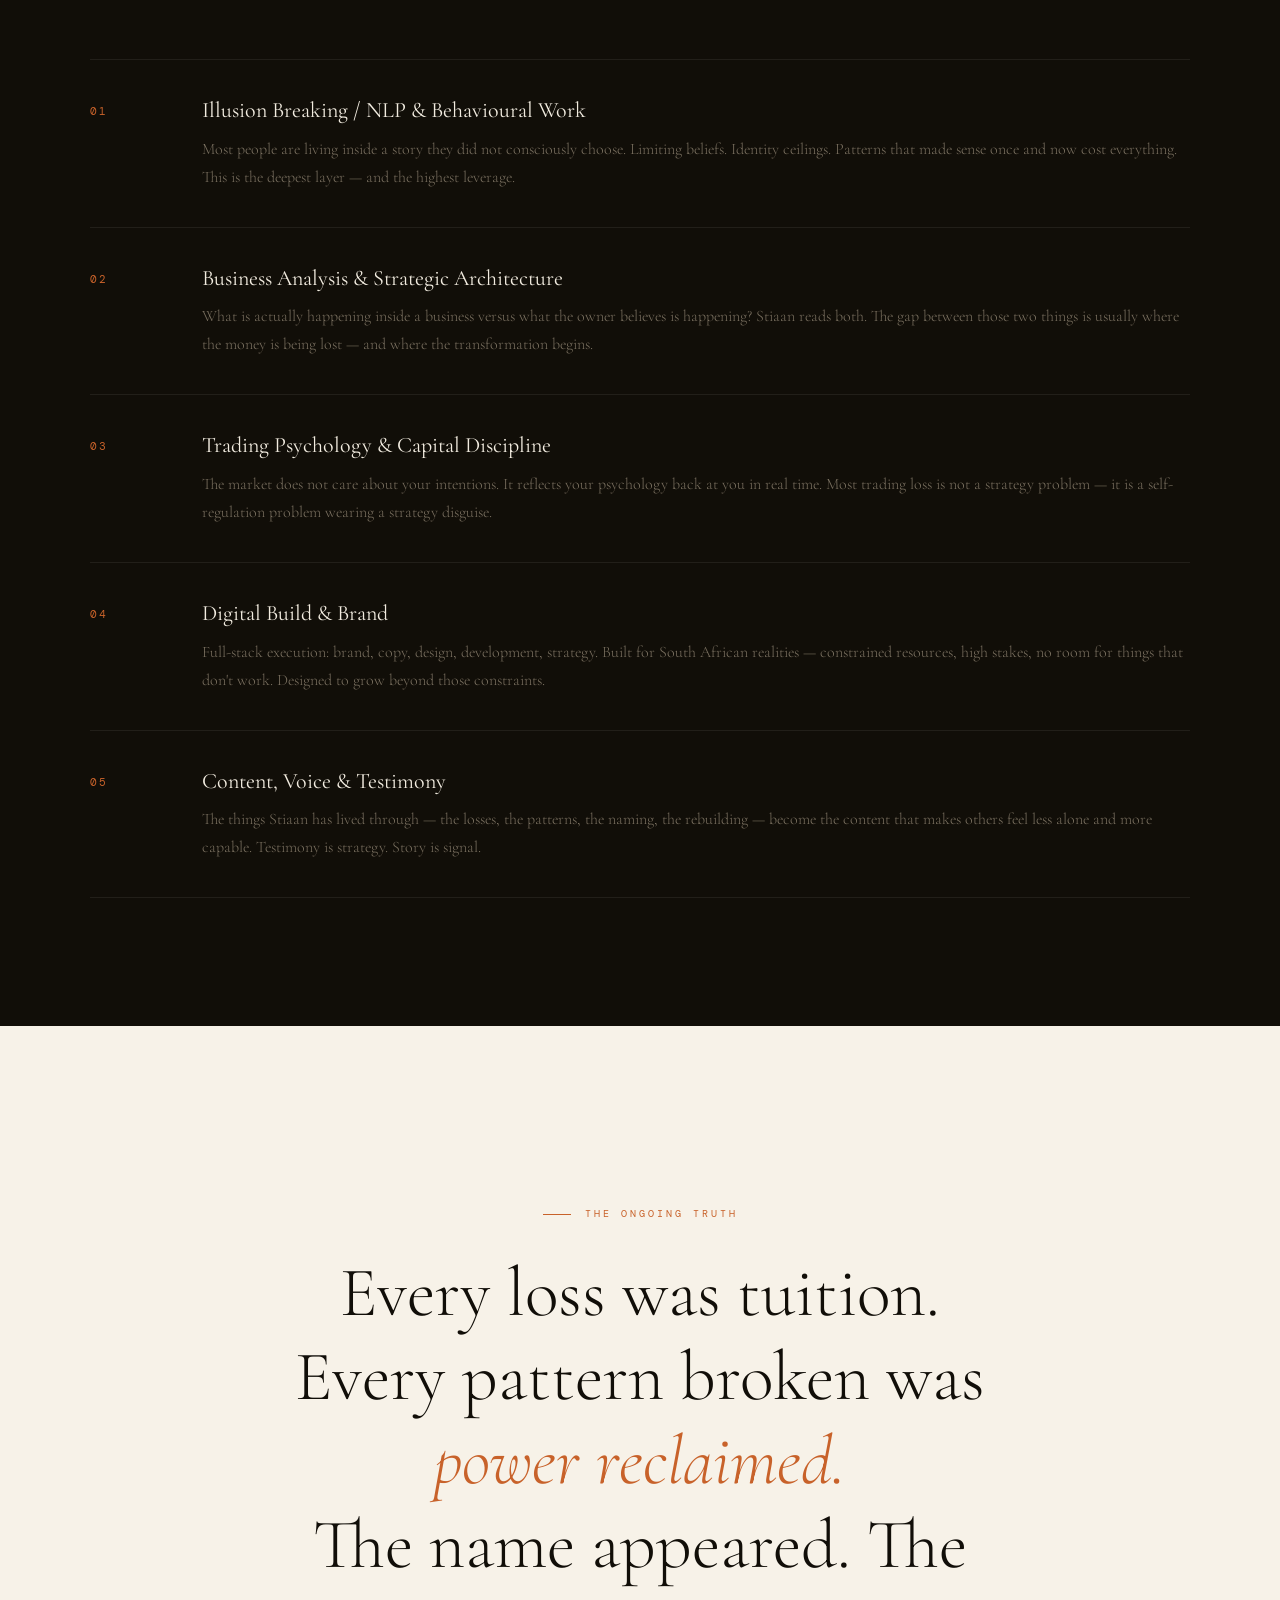
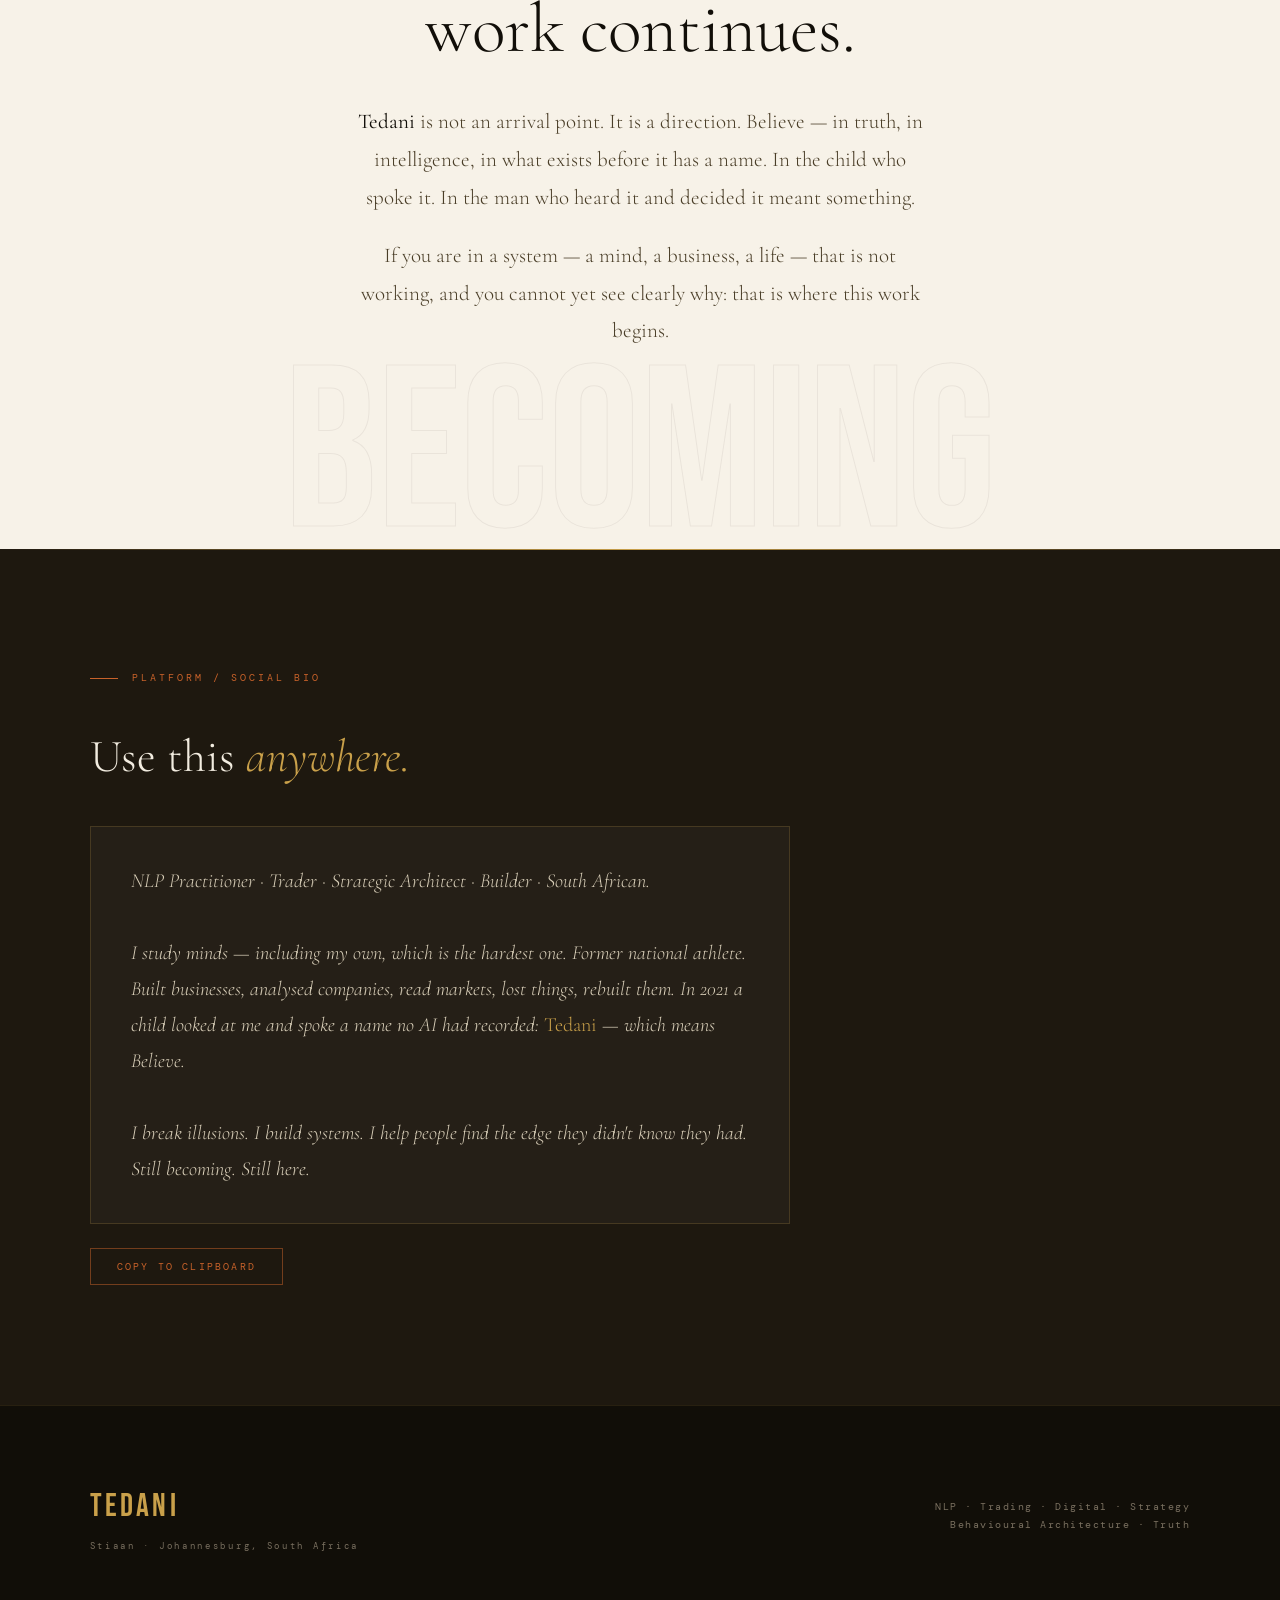
<file: tedani-v2.html>
<!DOCTYPE html>
<html lang="en">
<head>
<meta charset="UTF-8">
<meta name="viewport" content="width=device-width, initial-scale=1.0">
<title>Tedani — Stiaan</title>
<link rel="preconnect" href="https://fonts.googleapis.com">
<link href="https://fonts.googleapis.com/css2?family=Cormorant+Garamond:ital,wght@0,300;0,400;0,600;1,300;1,400;1,600&family=DM+Mono:wght@300;400&family=Bebas+Neue&display=swap" rel="stylesheet">
<style>
  *, *::before, *::after { box-sizing: border-box; margin: 0; padding: 0; }

  :root {
    --soil:   #110e08;
    --ash:    #f2ece0;
    --ember:  #c8622a;
    --gold:   #c9a04a;
    --smoke:  #7a7060;
    --paper:  #f7f2e8;
    --mid:    #d8ceb8;
    --deep:   #1e180f;
  }

  html { scroll-behavior: smooth; }

  body {
    background: var(--soil);
    color: var(--ash);
    font-family: 'Cormorant Garamond', Georgia, serif;
    font-size: 18px;
    line-height: 1.8;
    overflow-x: hidden;
  }

  /* GRAIN */
  body::before {
    content: '';
    position: fixed;
    inset: 0;
    background-image: url("data:image/svg+xml,%3Csvg viewBox='0 0 200 200' xmlns='http://www.w3.org/2000/svg'%3E%3Cfilter id='n'%3E%3CfeTurbulence type='fractalNoise' baseFrequency='0.85' numOctaves='4' stitchTiles='stitch'/%3E%3C/filter%3E%3Crect width='100%25' height='100%25' filter='url(%23n)' opacity='0.035'/%3E%3C/svg%3E");
    pointer-events: none;
    z-index: 999;
    opacity: 0.5;
  }

  /* ─── UTILITIES ─── */
  .mono {
    font-family: 'DM Mono', monospace;
    font-size: 10.5px;
    letter-spacing: 0.28em;
    text-transform: uppercase;
  }

  .label {
    font-family: 'DM Mono', monospace;
    font-size: 10px;
    letter-spacing: 0.3em;
    text-transform: uppercase;
    color: var(--ember);
    display: flex;
    align-items: center;
    gap: 14px;
    margin-bottom: 28px;
  }

  .label::before {
    content: '';
    display: block;
    width: 28px;
    height: 1px;
    background: var(--ember);
    flex-shrink: 0;
  }

  .reveal {
    opacity: 0;
    transform: translateY(22px);
    transition: opacity 0.9s ease, transform 0.9s ease;
  }
  .reveal.visible { opacity: 1; transform: none; }

  /* ─── HERO ─── */
  .hero {
    min-height: 100svh;
    padding: clamp(48px,10vw,140px) clamp(24px,7vw,100px);
    display: flex;
    flex-direction: column;
    justify-content: flex-end;
    position: relative;
    overflow: hidden;
  }

  .hero-bg-word {
    position: absolute;
    top: 50%;
    right: -2%;
    transform: translateY(-52%);
    font-family: 'Bebas Neue', sans-serif;
    font-size: clamp(140px, 26vw, 380px);
    color: transparent;
    -webkit-text-stroke: 1px rgba(201,160,74,0.09);
    line-height: 1;
    user-select: none;
    pointer-events: none;
    letter-spacing: 0.03em;
  }

  .hero-meta {
    font-family: 'DM Mono', monospace;
    font-size: 10px;
    letter-spacing: 0.3em;
    text-transform: uppercase;
    color: var(--ember);
    margin-bottom: 28px;
    opacity: 0;
    animation: fadeUp 0.9s ease 0.15s forwards;
  }

  .hero h1 {
    font-family: 'Bebas Neue', sans-serif;
    font-size: clamp(64px, 12vw, 168px);
    letter-spacing: 0.03em;
    line-height: 0.93;
    color: var(--ash);
    opacity: 0;
    animation: fadeUp 0.9s ease 0.35s forwards;
  }

  .hero h1 .sub {
    display: block;
    font-size: 0.38em;
    letter-spacing: 0.18em;
    color: var(--gold);
  }

  .hero-intro {
    margin-top: 40px;
    max-width: 580px;
    font-size: clamp(19px, 2.2vw, 26px);
    font-style: italic;
    font-weight: 300;
    color: var(--mid);
    line-height: 1.65;
    opacity: 0;
    animation: fadeUp 0.9s ease 0.6s forwards;
  }

  .hero-intro strong {
    color: var(--gold);
    font-style: normal;
    font-weight: 400;
  }

  .hero-scroll {
    margin-top: 56px;
    font-family: 'DM Mono', monospace;
    font-size: 10px;
    letter-spacing: 0.25em;
    color: var(--smoke);
    text-transform: uppercase;
    display: flex;
    align-items: center;
    gap: 12px;
    opacity: 0;
    animation: fadeUp 0.9s ease 1.1s forwards;
  }

  .hero-scroll span {
    display: block;
    width: 36px;
    height: 1px;
    background: var(--smoke);
  }

  /* ─── NAMING EVENT ─── */
  .naming {
    background: var(--paper);
    color: var(--soil);
    padding: clamp(60px,10vw,120px) clamp(24px,7vw,100px);
    position: relative;
    overflow: hidden;
  }

  .naming::before {
    content: '\201C';
    position: absolute;
    top: -0.18em;
    left: -0.02em;
    font-family: 'Cormorant Garamond', serif;
    font-size: clamp(180px, 24vw, 320px);
    color: var(--ember);
    opacity: 0.07;
    line-height: 1;
    pointer-events: none;
  }

  .naming blockquote {
    max-width: 720px;
    font-size: clamp(22px, 3.5vw, 42px);
    font-style: italic;
    font-weight: 300;
    line-height: 1.45;
    color: var(--soil);
    position: relative;
    z-index: 1;
    margin-bottom: 32px;
  }

  .naming blockquote strong {
    color: var(--ember);
    font-style: normal;
    font-weight: 600;
  }

  .naming .proof {
    font-family: 'DM Mono', monospace;
    font-size: 10px;
    letter-spacing: 0.25em;
    color: var(--smoke);
    text-transform: uppercase;
    display: flex;
    align-items: center;
    gap: 12px;
  }

  .naming .proof::before {
    content: '';
    display: block;
    width: 20px;
    height: 1px;
    background: var(--smoke);
  }

  /* ─── THE DOSSIER ─── */
  .dossier {
    padding: clamp(60px,10vw,140px) clamp(24px,7vw,100px);
  }

  .dossier h2 {
    font-size: clamp(34px, 5.5vw, 58px);
    font-weight: 300;
    line-height: 1.2;
    margin-bottom: 16px;
    color: var(--ash);
  }

  .dossier h2 em { color: var(--gold); font-style: italic; }

  .dossier-lead {
    max-width: 640px;
    font-size: clamp(17px, 1.9vw, 21px);
    color: var(--mid);
    margin-bottom: 64px;
    font-weight: 300;
  }

  .dossier-grid {
    display: grid;
    grid-template-columns: 1fr 1fr;
    gap: 0;
    border-top: 1px solid rgba(201,160,74,0.18);
    border-left: 1px solid rgba(201,160,74,0.18);
  }

  .dossier-cell {
    padding: 40px 36px;
    border-right: 1px solid rgba(201,160,74,0.18);
    border-bottom: 1px solid rgba(201,160,74,0.18);
    position: relative;
    transition: background 0.3s ease;
  }

  .dossier-cell:hover { background: rgba(201,160,74,0.03); }

  .dossier-cell .cell-label {
    font-family: 'DM Mono', monospace;
    font-size: 9.5px;
    letter-spacing: 0.28em;
    text-transform: uppercase;
    color: var(--ember);
    margin-bottom: 14px;
  }

  .dossier-cell h3 {
    font-size: 20px;
    font-weight: 400;
    color: var(--ash);
    margin-bottom: 12px;
    line-height: 1.3;
  }

  .dossier-cell p {
    font-size: 15.5px;
    color: var(--smoke);
    line-height: 1.75;
    font-weight: 300;
  }

  .dossier-cell p strong { color: var(--mid); font-weight: 400; }

  @media (max-width: 600px) {
    .dossier-grid { grid-template-columns: 1fr; }
  }

  /* ─── THE CONTRADICTION ─── */
  .contradiction {
    padding: clamp(60px,10vw,140px) clamp(24px,7vw,100px);
    background: var(--deep);
    position: relative;
    overflow: hidden;
  }

  .contradiction::after {
    content: '';
    position: absolute;
    top: 0; left: 0; right: 0;
    height: 1px;
    background: linear-gradient(to right, transparent, var(--ember), transparent);
  }

  .contradiction h2 {
    font-size: clamp(30px, 5vw, 54px);
    font-weight: 300;
    max-width: 700px;
    line-height: 1.25;
    margin-bottom: 32px;
    color: var(--ash);
  }

  .contradiction h2 em { color: var(--gold); font-style: italic; }

  .contradiction p {
    max-width: 620px;
    font-size: clamp(17px, 1.9vw, 21px);
    color: var(--mid);
    font-weight: 300;
    margin-bottom: 20px;
    line-height: 1.8;
  }

  .contradiction p strong { color: var(--ash); font-weight: 400; }

  .contradiction .pull-quote {
    margin-top: 48px;
    padding-left: 28px;
    border-left: 2px solid var(--ember);
    font-size: clamp(20px, 2.8vw, 32px);
    font-style: italic;
    font-weight: 300;
    color: var(--ash);
    line-height: 1.5;
    max-width: 600px;
  }

  /* ─── WHAT I OFFER ─── */
  .offer {
    padding: clamp(60px,10vw,140px) clamp(24px,7vw,100px);
  }

  .offer h2 {
    font-size: clamp(34px, 5.5vw, 58px);
    font-weight: 300;
    line-height: 1.2;
    margin-bottom: 16px;
    color: var(--ash);
  }

  .offer h2 em { color: var(--gold); font-style: italic; }

  .offer-lead {
    max-width: 600px;
    font-size: clamp(17px, 1.9vw, 21px);
    color: var(--mid);
    margin-bottom: 64px;
    font-weight: 300;
  }

  .offer-list {
    display: flex;
    flex-direction: column;
    gap: 0;
    border-top: 1px solid rgba(255,255,255,0.07);
  }

  .offer-item {
    display: grid;
    grid-template-columns: 80px 1fr;
    gap: 32px;
    padding: 36px 0;
    border-bottom: 1px solid rgba(255,255,255,0.07);
    align-items: start;
    transition: padding-left 0.3s ease;
  }

  .offer-item:hover { padding-left: 12px; }

  .offer-num {
    font-family: 'DM Mono', monospace;
    font-size: 11px;
    letter-spacing: 0.2em;
    color: var(--ember);
    padding-top: 6px;
  }

  .offer-content h3 {
    font-size: 22px;
    font-weight: 400;
    color: var(--ash);
    margin-bottom: 10px;
    line-height: 1.3;
  }

  .offer-content p {
    font-size: 16px;
    color: var(--smoke);
    font-weight: 300;
    line-height: 1.75;
  }

  /* ─── BECOMING ─── */
  .becoming {
    background: var(--paper);
    color: var(--soil);
    padding: clamp(80px, 14vw, 180px) clamp(24px,7vw,100px);
    text-align: center;
    position: relative;
    overflow: hidden;
  }

  .becoming .bg-word {
    position: absolute;
    bottom: -0.1em;
    left: 50%;
    transform: translateX(-50%);
    font-family: 'Bebas Neue', sans-serif;
    font-size: clamp(80px, 18vw, 240px);
    color: transparent;
    -webkit-text-stroke: 1px rgba(26,18,8,0.06);
    line-height: 1;
    user-select: none;
    pointer-events: none;
    white-space: nowrap;
  }

  .becoming .label { justify-content: center; color: var(--ember); }
  .becoming .label::before { background: var(--ember); }

  .becoming h2 {
    font-size: clamp(34px, 6vw, 70px);
    font-weight: 300;
    line-height: 1.2;
    color: var(--soil);
    max-width: 760px;
    margin: 0 auto 32px;
    position: relative;
    z-index: 1;
  }

  .becoming h2 em { color: var(--ember); font-style: italic; }

  .becoming p {
    max-width: 580px;
    margin: 0 auto 20px;
    font-size: clamp(17px, 1.9vw, 21px);
    color: #4a3e28;
    font-weight: 300;
    position: relative;
    z-index: 1;
  }

  .becoming p strong { color: var(--soil); font-weight: 400; }

  /* ─── SHORT BIO ─── */
  .shortbio {
    padding: clamp(60px,10vw,120px) clamp(24px,7vw,100px);
    background: var(--deep);
    position: relative;
  }

  .shortbio::before {
    content: '';
    position: absolute;
    top: 0; left: 0; right: 0;
    height: 1px;
    background: linear-gradient(to right, transparent, var(--gold), transparent);
  }

  .shortbio h2 {
    font-size: clamp(28px, 4vw, 46px);
    font-weight: 300;
    margin-bottom: 28px;
    color: var(--ash);
  }

  .shortbio h2 em { color: var(--gold); font-style: italic; }

  .bio-card {
    background: rgba(255,255,255,0.03);
    border: 1px solid rgba(201,160,74,0.2);
    padding: 36px 40px;
    max-width: 700px;
    font-size: clamp(17px, 1.9vw, 20px);
    color: var(--mid);
    line-height: 1.8;
    font-style: italic;
    font-weight: 300;
    margin-bottom: 24px;
    position: relative;
  }

  .bio-card em { color: var(--gold); font-style: normal; }

  .copy-btn {
    display: inline-flex;
    align-items: center;
    gap: 10px;
    padding: 11px 26px;
    background: transparent;
    border: 1px solid rgba(200,98,42,0.5);
    color: var(--ember);
    font-family: 'DM Mono', monospace;
    font-size: 10px;
    letter-spacing: 0.22em;
    text-transform: uppercase;
    cursor: pointer;
    transition: all 0.25s ease;
  }

  .copy-btn:hover { background: var(--ember); color: var(--paper); border-color: var(--ember); }

  /* ─── FOOTER ─── */
  footer {
    padding: clamp(36px,6vw,72px) clamp(24px,7vw,100px);
    border-top: 1px solid rgba(201,160,74,0.12);
    display: flex;
    flex-wrap: wrap;
    justify-content: space-between;
    align-items: center;
    gap: 20px;
  }

  .wordmark {
    font-family: 'Bebas Neue', sans-serif;
    font-size: 32px;
    letter-spacing: 0.1em;
    color: var(--gold);
  }

  .wordmark span {
    display: block;
    font-family: 'DM Mono', monospace;
    font-size: 9px;
    letter-spacing: 0.3em;
    color: var(--smoke);
    margin-top: 2px;
  }

  footer p {
    font-family: 'DM Mono', monospace;
    font-size: 10px;
    letter-spacing: 0.15em;
    color: var(--smoke);
    text-align: right;
    line-height: 1.8;
  }

  /* ─── ANIMATIONS ─── */
  @keyframes fadeUp {
    from { opacity: 0; transform: translateY(20px); }
    to   { opacity: 1; transform: none; }
  }

  @media (max-width: 580px) {
    .offer-item { grid-template-columns: 1fr; gap: 8px; }
    footer p { text-align: left; }
  }
</style>
</head>
<body>

<!-- ═══ HERO ═══ -->
<section class="hero">
  <div class="hero-bg-word">TEDANI</div>

  <div class="hero-meta">Johannesburg · South Africa · NLP · Markets · Architecture</div>

  <h1>
    Stiaan
    <span class="sub">Called Tedani</span>
  </h1>

  <p class="hero-intro">
    Former national athlete. Strategic behavioural architect. Capital systems thinker.<br>
    A man who understands the human mind deeply —<br>
    and has spent years <strong>applying that understanding to himself last.</strong>
  </p>

  <div class="hero-scroll">
    <span></span>
    The full story
  </div>
</section>

<!-- ═══ NAMING ═══ -->
<div class="naming reveal">
  <blockquote>
    "On a South African night in 2021, a young boy looked at me
    and spoke a name no AI had ever recorded —
    no database knew — no training data held:<br><br>
    <strong>Tedani.</strong><br><br>
    In Tshivenda: <em>Believe me.</em><br>
    Across three South African submissions: <em>Believe in God.</em><br>
    From a child's mouth: <em>simply true.</em>"
  </blockquote>
  <div class="proof">Sep 12, 2021 · VID-20210912-WA0008 · Verified · GMT+02:00</div>
</div>

<!-- ═══ THE DOSSIER — WHO I AM ═══ -->
<section class="dossier">
  <div class="label reveal">The full picture</div>
  <h2 class="reveal">Not a highlight reel.<br><em>A dossier.</em></h2>
  <p class="dossier-lead reveal">
    Most bios curate the wins. This one doesn't. Here is what is actually true about who Stiaan is — strengths, patterns, contradictions, and all.
  </p>

  <div class="dossier-grid">

    <div class="dossier-cell reveal">
      <div class="cell-label">Identity</div>
      <h3>Strategist. Architect. Athlete.</h3>
      <p>Former national-level competitor — which means discipline and high performance under pressure aren't aspirations. They're <strong>muscle memory.</strong> The same pattern-recognition that won races now reads markets, minds, and systems.</p>
    </div>

    <div class="dossier-cell reveal">
      <div class="cell-label">Mind Tools</div>
      <h3>NLP · Timeline Therapy · Hypnotherapy · Coaching</h3>
      <p>Can diagnose internal patterns that most people can't even name yet. Rewires the architecture underneath behaviour — not the symptoms on the surface. <strong>Has done this for others. Is learning to do it fully for himself.</strong></p>
    </div>

    <div class="dossier-cell reveal">
      <div class="cell-label">Capital & Markets</div>
      <h3>Preservation-first. Probability-weighted.</h3>
      <p>Treats capital as entrusted, not owned. Decision-making is analytical, structured, and data-driven. Understands that <strong>most losses begin before a trade is placed</strong> — inside the psychology of the person placing it.</p>
    </div>

    <div class="dossier-cell reveal">
      <div class="cell-label">Execution</div>
      <h3>Builder. Operator. Systems thinker.</h3>
      <p>Has built brands, digital products, strategies, and frameworks — often solo, often under resource pressure. <strong>South African context</strong>: survival isn't theoretical here. You build under real constraints or you don't build at all.</p>
    </div>

    <div class="dossier-cell reveal">
      <div class="cell-label">Strength</div>
      <h3>Cognitive flexibility across domains</h3>
      <p>Moves fluently between introspection, psychology, markets, and systems. Can link a person's limiting belief to their revenue ceiling. Can translate internal chaos into <strong>operational frameworks that actually hold.</strong></p>
    </div>

    <div class="dossier-cell reveal">
      <div class="cell-label">Vulnerability — honestly</div>
      <h3>The cobbler's children have no shoes.</h3>
      <p>Understands human psychology at depth. <strong>Applies it to others first.</strong> High self-expectation. Control orientation. A tendency to subordinate feeling to system — which is the same pattern he helps others break. That tension is not a flaw. It's the credential.</p>
    </div>

  </div>
</section>

<!-- ═══ THE CONTRADICTION ═══ -->
<section class="contradiction">
  <div class="label reveal">The honest part</div>
  <h2 class="reveal">The man who can rewire anyone —<br><em>is still rewiring himself.</em></h2>

  <p class="reveal">
    This is not a weakness to hide. This is the most important thing to understand about what Stiaan offers. He is not a finished product presenting a polished story from a safe distance. He is <strong>inside the work</strong> — actively, presently, vulnerably.
  </p>

  <p class="reveal">
    The failures were real. The losses cost real things — money, time, relationships, years. The struggle is not past tense. And because of that, what he brings is not theory. It is <strong>lived intelligence.</strong>
  </p>

  <p class="reveal">
    Most coaches will tell you what the map looks like. Stiaan has been lost in the territory. That's different. That's the difference between someone who read about fire and someone who has been burned and learned to work with it.
  </p>

  <div class="pull-quote reveal">
    "I am not the man who figured it out. I am the man who refused to stop figuring — and turned that refusal into a method."
  </div>
</section>

<!-- ═══ WHAT I OFFER ═══ -->
<section class="offer">
  <div class="label reveal">The work</div>
  <h2 class="reveal">What I actually <em>do</em> —<br>and why it connects.</h2>
  <p class="offer-lead reveal">
    Every offering below is the same work underneath: find what is real, remove what is false, build what lasts.
  </p>

  <div class="offer-list">

    <div class="offer-item reveal">
      <div class="offer-num">01</div>
      <div class="offer-content">
        <h3>Illusion Breaking / NLP & Behavioural Work</h3>
        <p>Most people are living inside a story they did not consciously choose. Limiting beliefs. Identity ceilings. Patterns that made sense once and now cost everything. This is the deepest layer — and the highest leverage.</p>
      </div>
    </div>

    <div class="offer-item reveal">
      <div class="offer-num">02</div>
      <div class="offer-content">
        <h3>Business Analysis & Strategic Architecture</h3>
        <p>What is actually happening inside a business versus what the owner believes is happening? Stiaan reads both. The gap between those two things is usually where the money is being lost — and where the transformation begins.</p>
      </div>
    </div>

    <div class="offer-item reveal">
      <div class="offer-num">03</div>
      <div class="offer-content">
        <h3>Trading Psychology & Capital Discipline</h3>
        <p>The market does not care about your intentions. It reflects your psychology back at you in real time. Most trading loss is not a strategy problem — it is a self-regulation problem wearing a strategy disguise.</p>
      </div>
    </div>

    <div class="offer-item reveal">
      <div class="offer-num">04</div>
      <div class="offer-content">
        <h3>Digital Build & Brand</h3>
        <p>Full-stack execution: brand, copy, design, development, strategy. Built for South African realities — constrained resources, high stakes, no room for things that don't work. Designed to grow beyond those constraints.</p>
      </div>
    </div>

    <div class="offer-item reveal">
      <div class="offer-num">05</div>
      <div class="offer-content">
        <h3>Content, Voice & Testimony</h3>
        <p>The things Stiaan has lived through — the losses, the patterns, the naming, the rebuilding — become the content that makes others feel less alone and more capable. Testimony is strategy. Story is signal.</p>
      </div>
    </div>

  </div>
</section>

<!-- ═══ BECOMING ═══ -->
<div class="becoming">
  <div class="bg-word">BECOMING</div>
  <div class="label reveal">The ongoing truth</div>
  <h2 class="reveal">
    Every loss was tuition.<br>
    Every pattern broken was <em>power reclaimed.</em><br>
    The name appeared. The work continues.
  </h2>
  <p class="reveal">
    <strong>Tedani</strong> is not an arrival point. It is a direction. Believe — in truth, in intelligence, in what exists before it has a name. In the child who spoke it. In the man who heard it and decided it meant something.
  </p>
  <p class="reveal">
    If you are in a system — a mind, a business, a life — that is not working, and you cannot yet see clearly why: that is where this work begins.
  </p>
</div>

<!-- ═══ SHORT BIO — SOCIAL ═══ -->
<section class="shortbio">
  <div class="label reveal">Platform / social bio</div>
  <h2 class="reveal">Use this <em>anywhere.</em></h2>

  <div class="bio-card reveal" id="bio-text">
    NLP Practitioner · Trader · Strategic Architect · Builder · South African.<br><br>
    I study minds — including my own, which is the hardest one. Former national athlete. Built businesses, analysed companies, read markets, lost things, rebuilt them. In 2021 a child looked at me and spoke a name no AI had recorded: <em>Tedani</em> — which means Believe.<br><br>
    I break illusions. I build systems. I help people find the edge they didn't know they had. Still becoming. Still here.
  </div>

  <button class="copy-btn" onclick="copyBio()">Copy to clipboard</button>
</section>

<!-- ═══ FOOTER ═══ -->
<footer>
  <div class="wordmark">
    TEDANI
    <span>Stiaan · Johannesburg, South Africa</span>
  </div>
  <p>
    NLP · Trading · Digital · Strategy<br>
    Behavioural Architecture · Truth
  </p>
</footer>

<script>
  // Intersection observer for reveals
  const observer = new IntersectionObserver((entries) => {
    entries.forEach((entry, i) => {
      if (entry.isIntersecting) {
        setTimeout(() => entry.target.classList.add('visible'), i * 60);
        observer.unobserve(entry.target);
      }
    });
  }, { threshold: 0.08 });

  document.querySelectorAll('.reveal').forEach(el => observer.observe(el));

  // Copy bio
  function copyBio() {
    const raw = document.getElementById('bio-text').innerText;
    navigator.clipboard.writeText(raw).then(() => {
      const btn = document.querySelector('.copy-btn');
      const orig = btn.textContent;
      btn.textContent = 'Copied ✓';
      setTimeout(() => btn.textContent = orig, 2200);
    });
  }
</script>
</body>
</html>
</file>
